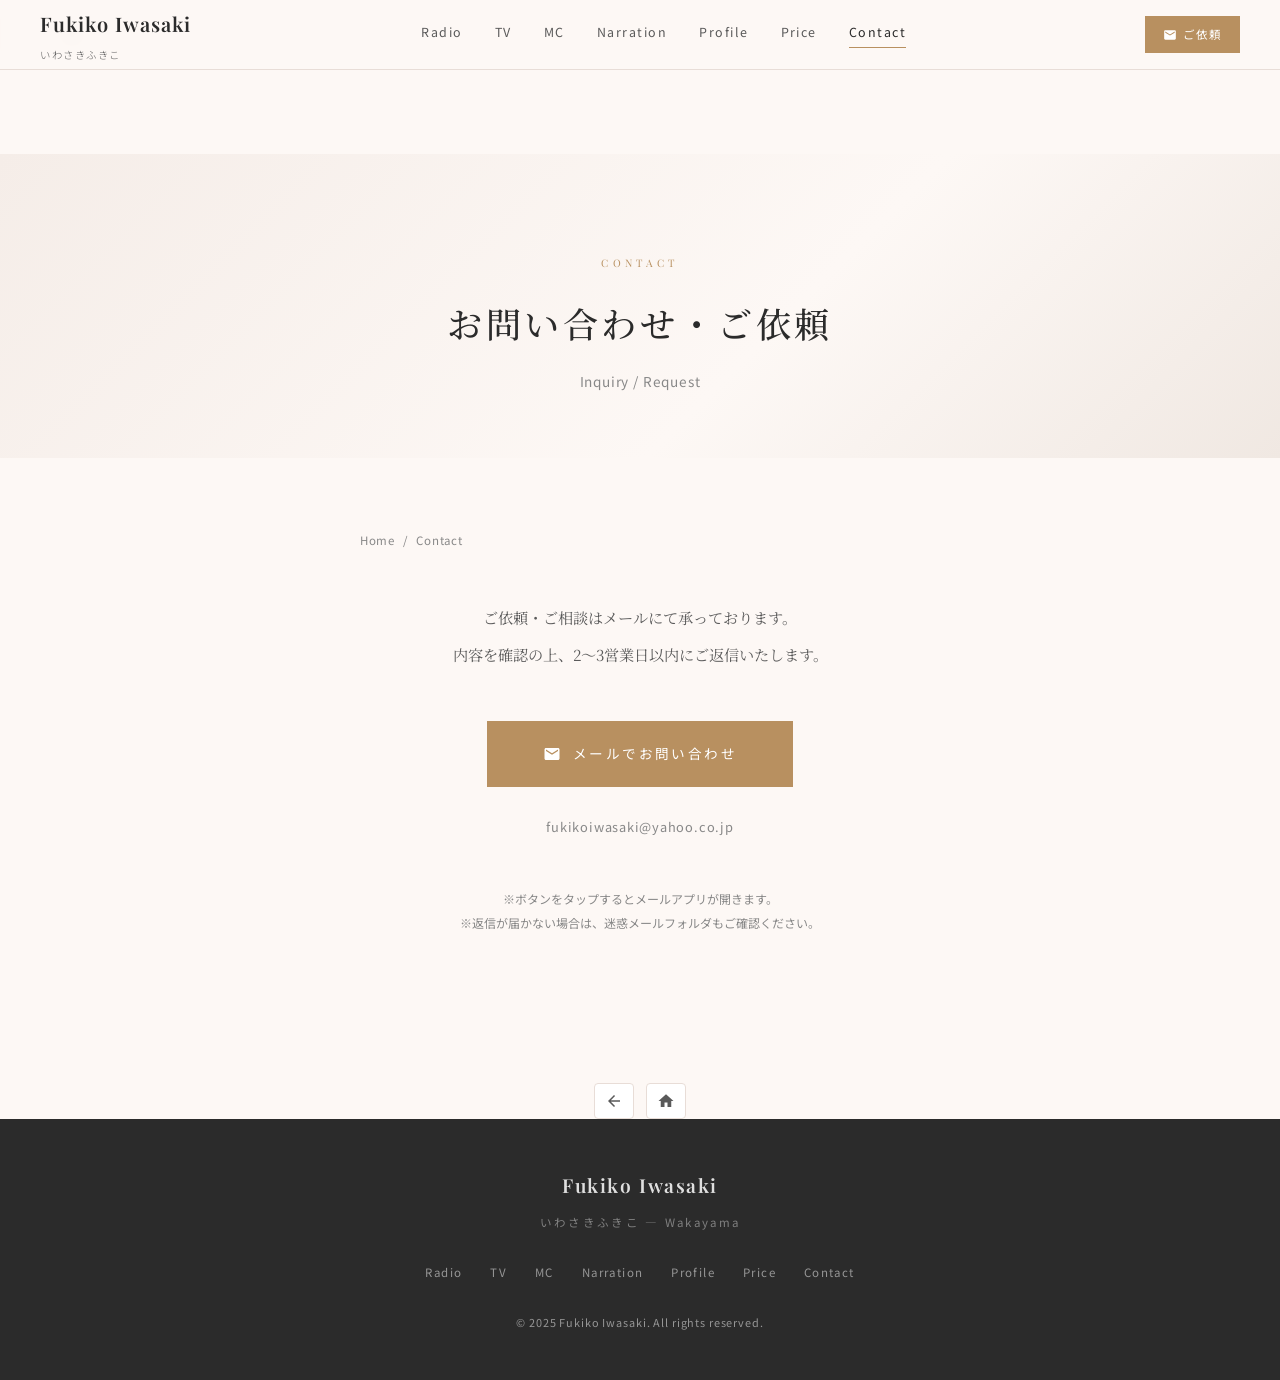
<file: contact.html>
<!DOCTYPE html>
<html lang="ja">
<head>
  <meta charset="UTF-8">
  <meta name="viewport" content="width=device-width, initial-scale=1.0">
  <title>お問い合わせ — いわさきふきこ</title>
  <meta name="description" content="いわさきふきこへのご依頼・お問い合わせ。司会・ナレーション・絵本講演など、お気軽にご連絡ください。">
  <link rel="stylesheet" href="style.css">
  <style>
    .contact-hero {
      background: linear-gradient(135deg, #f5ede8 0%, #fdf8f5 60%, #f0e8e2 100%);
      padding: 100px 40px 64px;
      text-align: center;
    }
    .contact-hero-en {
      font-family: var(--font-display);
      font-size: 0.65rem;
      letter-spacing: 0.4em;
      color: var(--color-gold);
      text-transform: uppercase;
      margin-bottom: 16px;
    }
    .contact-hero-title {
      font-family: var(--font-serif);
      font-size: clamp(1.6rem, 3vw, 2.2rem);
      font-weight: 500;
      color: var(--color-charcoal);
      letter-spacing: 0.1em;
      margin-bottom: 12px;
    }
    .contact-hero-sub {
      font-family: var(--font-sans);
      font-size: 0.85rem;
      color: var(--color-light);
      letter-spacing: 0.06em;
    }
    .contact-section {
      max-width: 640px;
      margin: 0 auto;
      padding: 72px 40px 100px;
      text-align: center;
    }
    .contact-lead {
      font-family: var(--font-serif);
      font-size: 0.95rem;
      color: var(--color-mid);
      line-height: 2.4;
      margin-bottom: 48px;
    }
    .contact-mail-btn {
      display: inline-flex;
      align-items: center;
      gap: 12px;
      padding: 20px 56px;
      background: var(--color-gold);
      color: #fff;
      font-family: var(--font-sans);
      font-size: 0.85rem;
      letter-spacing: 0.18em;
      text-decoration: none;
      transition: all var(--transition);
    }
    .contact-mail-btn:hover {
      background: var(--color-rose-deep);
      transform: translateY(-2px);
      box-shadow: var(--shadow-md);
    }
    .contact-mail-btn svg {
      width: 18px; height: 18px; fill: currentColor;
    }
    .contact-address {
      margin-top: 28px;
      font-family: var(--font-sans);
      font-size: 0.8rem;
      color: var(--color-light);
      letter-spacing: 0.06em;
    }
    .contact-note {
      margin-top: 48px;
      font-family: var(--font-sans);
      font-size: 0.75rem;
      color: var(--color-light);
      line-height: 2;
    }
    .breadcrumb {
      font-family: var(--font-sans);
      font-size: 0.72rem;
      color: var(--color-light);
      letter-spacing: 0.06em;
      margin-bottom: 48px;
      display: flex;
      align-items: center;
      gap: 8px;
    }
    .breadcrumb a { color: var(--color-light); text-decoration: none; }
    .breadcrumb a:hover { color: var(--color-gold); }
    @media (max-width: 640px) {
      .contact-section { padding: 48px 24px 72px; }
      .contact-mail-btn { padding: 18px 40px; }
    }
  </style>
</head>
<body>

  <!-- Navigation -->
  <nav class="site-nav" id="siteNav">
    <a href="index.html" class="nav-logo">Fukiko Iwasaki<span>いわさきふきこ</span></a>
    <div class="nav-links">
      <a href="radio.html">Radio</a>
      <a href="tv.html">TV</a>
      <a href="mc.html">MC</a>
      <a href="narration.html">Narration</a>
      <a href="profile.html">Profile</a>
      <a href="price.html">Price</a>
      <a href="contact.html" class="active">Contact</a>
    </div>
    <a href="contact.html" class="nav-cta">
      <svg xmlns="http://www.w3.org/2000/svg" viewBox="0 0 24 24"><path d="M20 4H4c-1.1 0-2 .9-2 2v12c0 1.1.9 2 2 2h16c1.1 0 2-.9 2-2V6c0-1.1-.9-2-2-2zm0 4l-8 5-8-5V6l8 5 8-5v2z"/></svg>
      ご依頼
    </a>
    <button class="nav-toggle" id="navToggle" aria-label="メニューを開く">
      <span></span><span></span><span></span>
    </button>
  </nav>
            <div class="page-nav-btns">
                <a href="javascript:history.back()" class="page-nav-btn">
                    <svg xmlns="http://www.w3.org/2000/svg" viewBox="0 0 24 24"><path d="M20 11H7.83l5.59-5.59L12 4l-8 8 8 8 1.41-1.41L7.83 13H20v-2z"/></svg>
                </a>
                <a href="index.html" class="page-nav-btn">
                    <svg xmlns="http://www.w3.org/2000/svg" viewBox="0 0 24 24"><path d="M10 20v-6h4v6h5v-8h3L12 3 2 12h3v8z"/></svg>
                </a>
            </div>

  <!-- Mobile Menu -->
  <div class="nav-mobile" id="navMobile">
    <a href="radio.html">Radio — ラジオ</a>
    <a href="tv.html">TV — テレビ</a>
    <a href="mc.html">MC — 司会</a>
    <a href="narration.html">Narration — ナレーション</a>
    <a href="profile.html">Profile — プロフィール</a>
    <a href="price.html">Price — 料金</a>
    <a href="contact.html">Contact — お問い合わせ</a>
  </div>

  <div class="page-wrapper">

    <!-- Hero -->
    <header class="contact-hero">
      <p class="contact-hero-en">Contact</p>
      <h1 class="contact-hero-title">お問い合わせ・ご依頼</h1>
      <p class="contact-hero-sub">Inquiry / Request</p>
    </header>

    <!-- Contact Section -->
    <section class="contact-section">

      <nav class="breadcrumb fade-up">
        <a href="index.html">Home</a>
        <span>/</span>
        <span>Contact</span>
      </nav>

      <p class="contact-lead fade-up">
        ご依頼・ご相談はメールにて承っております。<br>
        内容を確認の上、2〜3営業日以内にご返信いたします。
      </p>

      <div class="fade-up">
        <a href="mailto:fukikoiwasaki@yahoo.co.jp" class="contact-mail-btn">
          <svg xmlns="http://www.w3.org/2000/svg" viewBox="0 0 24 24"><path d="M20 4H4c-1.1 0-2 .9-2 2v12c0 1.1.9 2 2 2h16c1.1 0 2-.9 2-2V6c0-1.1-.9-2-2-2zm0 4l-8 5-8-5V6l8 5 8-5v2z"/></svg>
          メールでお問い合わせ
        </a>
        <p class="contact-address">fukikoiwasaki@yahoo.co.jp</p>
        <p class="contact-note">
          ※ボタンをタップするとメールアプリが開きます。<br>
          ※返信が届かない場合は、迷惑メールフォルダもご確認ください。
        </p>
      </div>

    </section>

    <div class="page-nav-btns page-nav-btns--bottom fade-up">
      <a href="javascript:history.back()" class="page-nav-btn">
        <svg xmlns="http://www.w3.org/2000/svg" viewBox="0 0 24 24"><path d="M20 11H7.83l5.59-5.59L12 4l-8 8 8 8 1.41-1.41L7.83 13H20v-2z"/></svg>
      </a>
      <a href="index.html" class="page-nav-btn">
        <svg xmlns="http://www.w3.org/2000/svg" viewBox="0 0 24 24"><path d="M10 20v-6h4v6h5v-8h3L12 3 2 12h3v8z"/></svg>
      </a>
    </div>

  </div><!-- /page-wrapper -->

  <!-- Footer -->
  <footer class="site-footer">
    <p class="footer-name">Fukiko Iwasaki</p>
    <p class="footer-title">いわさきふきこ — Wakayama</p>
    <nav class="footer-links">
      <a href="radio.html">Radio</a>
      <a href="tv.html">TV</a>
      <a href="mc.html">MC</a>
      <a href="narration.html">Narration</a>
      <a href="profile.html">Profile</a>
      <a href="price.html">Price</a>
      <a href="contact.html">Contact</a>
    </nav>
    <p class="footer-copy">&copy; 2025 Fukiko Iwasaki. All rights reserved.</p>
  </footer>

  <script>
    const nav = document.getElementById('siteNav');
    window.addEventListener('scroll', () => nav.classList.toggle('scrolled', window.scrollY > 20));
    const toggle = document.getElementById('navToggle');
    const mobileMenu = document.getElementById('navMobile');
    toggle.addEventListener('click', () => {
      toggle.classList.toggle('open');
      mobileMenu.classList.toggle('open');
    });
    const fadeEls = document.querySelectorAll('.fade-up');
    const observer = new IntersectionObserver((entries) => {
      entries.forEach(e => { if (e.isIntersecting) { e.target.classList.add('visible'); observer.unobserve(e.target); } });
    }, { threshold: 0.12 });
    fadeEls.forEach(el => observer.observe(el));
  </script>
</body>
</html>
</file>
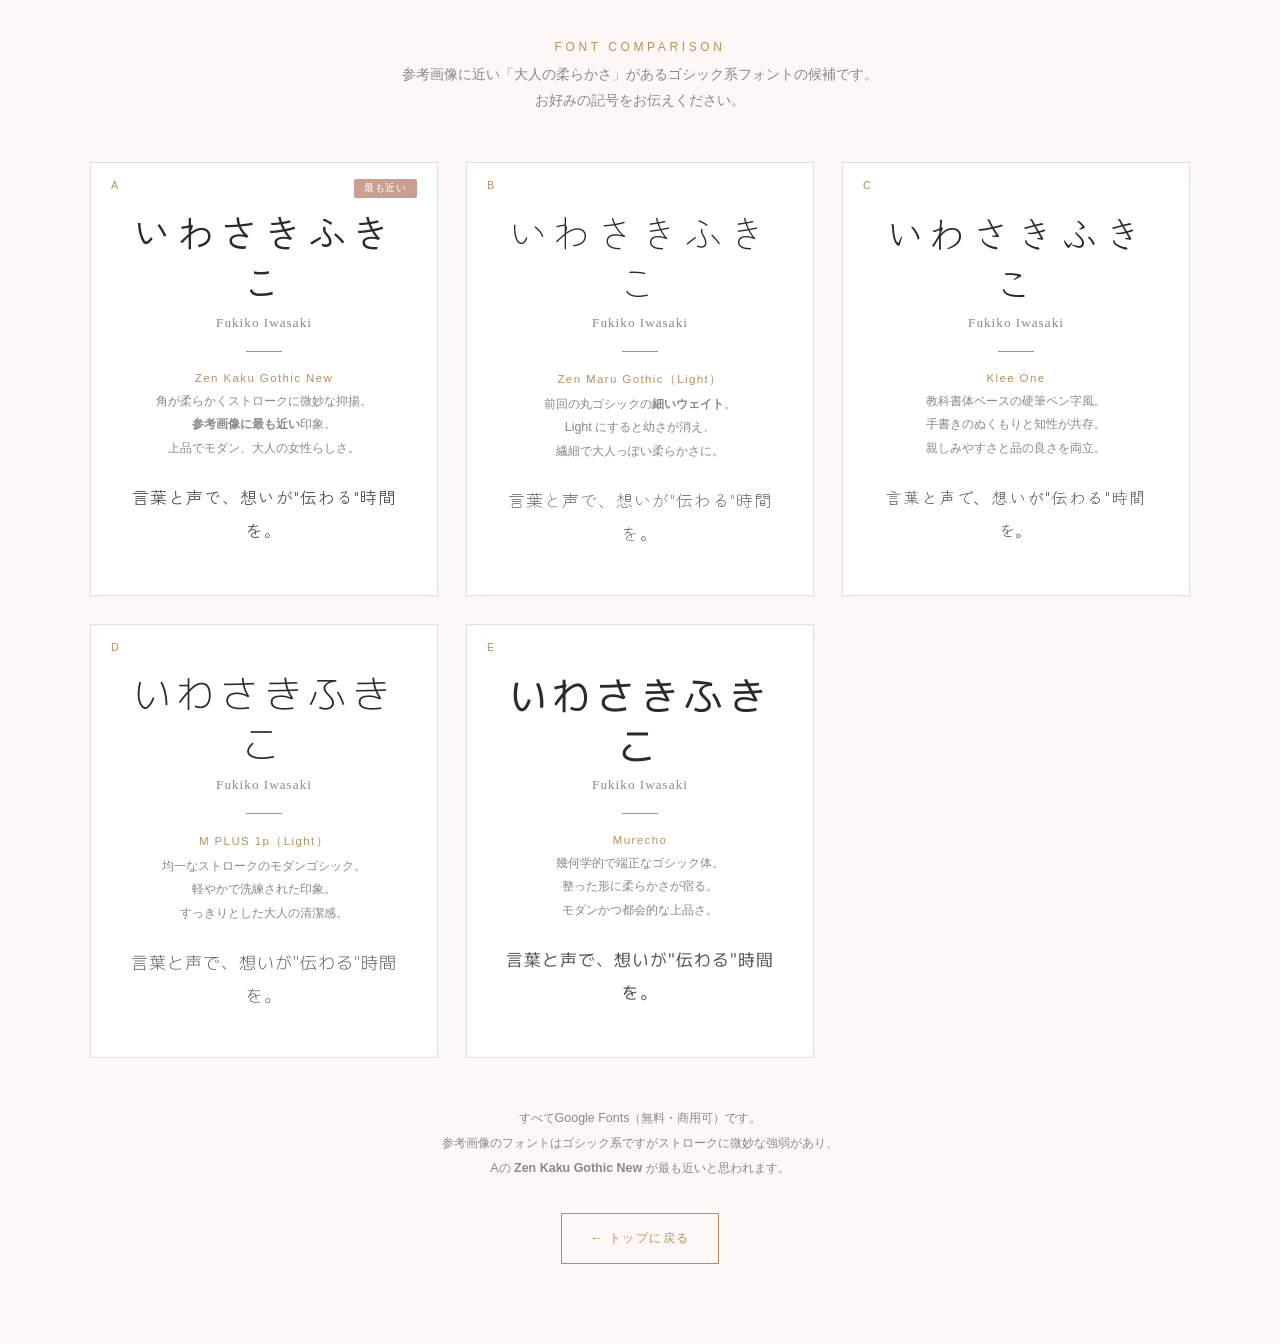
<file: font-compare.html>
<!DOCTYPE html>
<html lang="ja">
<head>
  <meta charset="UTF-8">
  <meta name="viewport" content="width=device-width, initial-scale=1.0">
  <title>フォント比較 — いわさきふきこ</title>
  <link rel="preconnect" href="https://fonts.googleapis.com">
  <link rel="preconnect" href="https://fonts.gstatic.com" crossorigin>
  <link href="https://fonts.googleapis.com/css2?family=Zen+Kaku+Gothic+New:wght@300;400;500;700&family=Zen+Maru+Gothic:wght@300;400;500;700&family=Klee+One:wght@400;600&family=M+PLUS+1p:wght@300;400;500&family=Murecho:wght@300;400;500&display=swap" rel="stylesheet">
  <style>
    *, *::before, *::after { box-sizing: border-box; margin: 0; padding: 0; }
    body {
      font-family: 'Noto Sans JP', sans-serif;
      background: #fdf8f5;
      color: #2b2b2b;
      padding: 40px 24px 80px;
    }
    .page-title {
      text-align: center;
      font-size: 0.75rem;
      letter-spacing: 0.3em;
      color: #b89060;
      margin-bottom: 8px;
    }
    .page-sub {
      text-align: center;
      font-size: 0.85rem;
      color: #888;
      margin-bottom: 48px;
      line-height: 1.9;
    }
    /* Reference image */
    .ref-block {
      max-width: 500px;
      margin: 0 auto 48px;
      text-align: center;
    }
    .ref-block img {
      width: 100%;
      border: 1px solid #e8ddd7;
      margin-bottom: 12px;
    }
    .ref-caption {
      font-size: 0.75rem;
      color: #888;
      letter-spacing: 0.08em;
    }
    .grid {
      display: grid;
      grid-template-columns: repeat(auto-fit, minmax(340px, 1fr));
      gap: 28px;
      max-width: 1100px;
      margin: 0 auto;
    }
    .card {
      background: #fff;
      border: 1px solid #e8ddd7;
      padding: 44px 36px;
      text-align: center;
      transition: box-shadow 0.3s, transform 0.3s;
      position: relative;
    }
    .card:hover {
      box-shadow: 0 6px 30px rgba(0,0,0,0.10);
      transform: translateY(-3px);
    }
    .card-num {
      position: absolute;
      top: 16px; left: 20px;
      font-size: 0.68rem;
      letter-spacing: 0.15em;
      color: #b89060;
    }
    .card-tag {
      position: absolute;
      top: 16px; right: 20px;
      font-size: 0.6rem;
      letter-spacing: 0.08em;
      color: #fff;
      background: #c9a090;
      padding: 3px 10px;
      border-radius: 2px;
      display: none;
    }
    .card.recommend .card-tag { display: inline-block; }
    .card-name-jp {
      font-size: 2.4rem;
      line-height: 1.3;
      margin-bottom: 8px;
      color: #2b2b2b;
      letter-spacing: 0.15em;
    }
    .card-name-en {
      font-size: 0.82rem;
      color: #888;
      letter-spacing: 0.08em;
      margin-bottom: 20px;
      font-family: 'Playfair Display', serif;
    }
    .card-divider {
      width: 36px; height: 1px;
      background: #b89060;
      margin: 0 auto 20px;
    }
    .card-font-name {
      font-size: 0.72rem;
      letter-spacing: 0.12em;
      color: #b89060;
      margin-bottom: 6px;
    }
    .card-desc {
      font-size: 0.78rem;
      color: #888;
      line-height: 1.9;
      max-width: 300px;
      margin: 0 auto;
    }
    .card-sample {
      margin-top: 20px;
      font-size: 1.05rem;
      color: #5a5a5a;
      line-height: 2;
      letter-spacing: 0.06em;
    }

    /* Font families */
    .font-zenkaku .card-name-jp,
    .font-zenkaku .card-sample { font-family: 'Zen Kaku Gothic New', sans-serif; }

    .font-zenmaru .card-name-jp,
    .font-zenmaru .card-sample { font-family: 'Zen Maru Gothic', sans-serif; }

    .font-klee .card-name-jp,
    .font-klee .card-sample { font-family: 'Klee One', cursive; }

    .font-mplus .card-name-jp,
    .font-mplus .card-sample { font-family: 'M PLUS 1p', sans-serif; }

    .font-murecho .card-name-jp,
    .font-murecho .card-sample { font-family: 'Murecho', sans-serif; }

    .note {
      max-width: 700px;
      margin: 48px auto 0;
      text-align: center;
      font-size: 0.78rem;
      color: #888;
      line-height: 2;
    }
    .back-link {
      display: inline-block;
      margin-top: 32px;
      padding: 12px 28px;
      border: 1px solid #b89060;
      color: #b89060;
      font-size: 0.78rem;
      letter-spacing: 0.12em;
      text-decoration: none;
      transition: all 0.3s;
    }
    .back-link:hover {
      background: #b89060;
      color: #fff;
    }
  </style>
</head>
<body>

  <p class="page-title">FONT COMPARISON</p>
  <p class="page-sub">
    参考画像に近い「大人の柔らかさ」があるゴシック系フォントの候補です。<br>
    お好みの記号をお伝えください。
  </p>

  <div class="grid">

    <!-- A: Zen Kaku Gothic New -->
    <div class="card font-zenkaku recommend">
      <span class="card-num">A</span>
      <span class="card-tag">最も近い</span>
      <p class="card-name-jp" style="font-weight:400;">いわさきふきこ</p>
      <p class="card-name-en">Fukiko Iwasaki</p>
      <div class="card-divider"></div>
      <p class="card-font-name">Zen Kaku Gothic New</p>
      <p class="card-desc">
        角が柔らかくストロークに微妙な抑揚。<br>
        <strong>参考画像に最も近い</strong>印象。<br>
        上品でモダン、大人の女性らしさ。
      </p>
      <p class="card-sample" style="font-weight:400;">言葉と声で、想いが"伝わる"時間を。</p>
    </div>

    <!-- B: Zen Maru Gothic (Light) -->
    <div class="card font-zenmaru">
      <span class="card-num">B</span>
      <p class="card-name-jp" style="font-weight:300;">いわさきふきこ</p>
      <p class="card-name-en">Fukiko Iwasaki</p>
      <div class="card-divider"></div>
      <p class="card-font-name">Zen Maru Gothic（Light）</p>
      <p class="card-desc">
        前回の丸ゴシックの<strong>細いウェイト</strong>。<br>
        Light にすると幼さが消え、<br>
        繊細で大人っぽい柔らかさに。
      </p>
      <p class="card-sample" style="font-weight:300;">言葉と声で、想いが"伝わる"時間を。</p>
    </div>

    <!-- C: Klee One -->
    <div class="card font-klee">
      <span class="card-num">C</span>
      <p class="card-name-jp" style="font-weight:400;">いわさきふきこ</p>
      <p class="card-name-en">Fukiko Iwasaki</p>
      <div class="card-divider"></div>
      <p class="card-font-name">Klee One</p>
      <p class="card-desc">
        教科書体ベースの硬筆ペン字風。<br>
        手書きのぬくもりと知性が共存。<br>
        親しみやすさと品の良さを両立。
      </p>
      <p class="card-sample" style="font-weight:400;">言葉と声で、想いが"伝わる"時間を。</p>
    </div>

    <!-- D: M PLUS 1p -->
    <div class="card font-mplus">
      <span class="card-num">D</span>
      <p class="card-name-jp" style="font-weight:300;">いわさきふきこ</p>
      <p class="card-name-en">Fukiko Iwasaki</p>
      <div class="card-divider"></div>
      <p class="card-font-name">M PLUS 1p（Light）</p>
      <p class="card-desc">
        均一なストロークのモダンゴシック。<br>
        軽やかで洗練された印象。<br>
        すっきりとした大人の清潔感。
      </p>
      <p class="card-sample" style="font-weight:300;">言葉と声で、想いが"伝わる"時間を。</p>
    </div>

    <!-- E: Murecho -->
    <div class="card font-murecho">
      <span class="card-num">E</span>
      <p class="card-name-jp" style="font-weight:400;">いわさきふきこ</p>
      <p class="card-name-en">Fukiko Iwasaki</p>
      <div class="card-divider"></div>
      <p class="card-font-name">Murecho</p>
      <p class="card-desc">
        幾何学的で端正なゴシック体。<br>
        整った形に柔らかさが宿る。<br>
        モダンかつ都会的な上品さ。
      </p>
      <p class="card-sample" style="font-weight:400;">言葉と声で、想いが"伝わる"時間を。</p>
    </div>

  </div>

  <div class="note">
    <p>すべてGoogle Fonts（無料・商用可）です。<br>
    参考画像のフォントはゴシック系ですがストロークに微妙な強弱があり、<br>
    Aの <strong>Zen Kaku Gothic New</strong> が最も近いと思われます。</p>
    <a href="index.html" class="back-link">&larr; トップに戻る</a>
  </div>

</body>
</html>
</file>
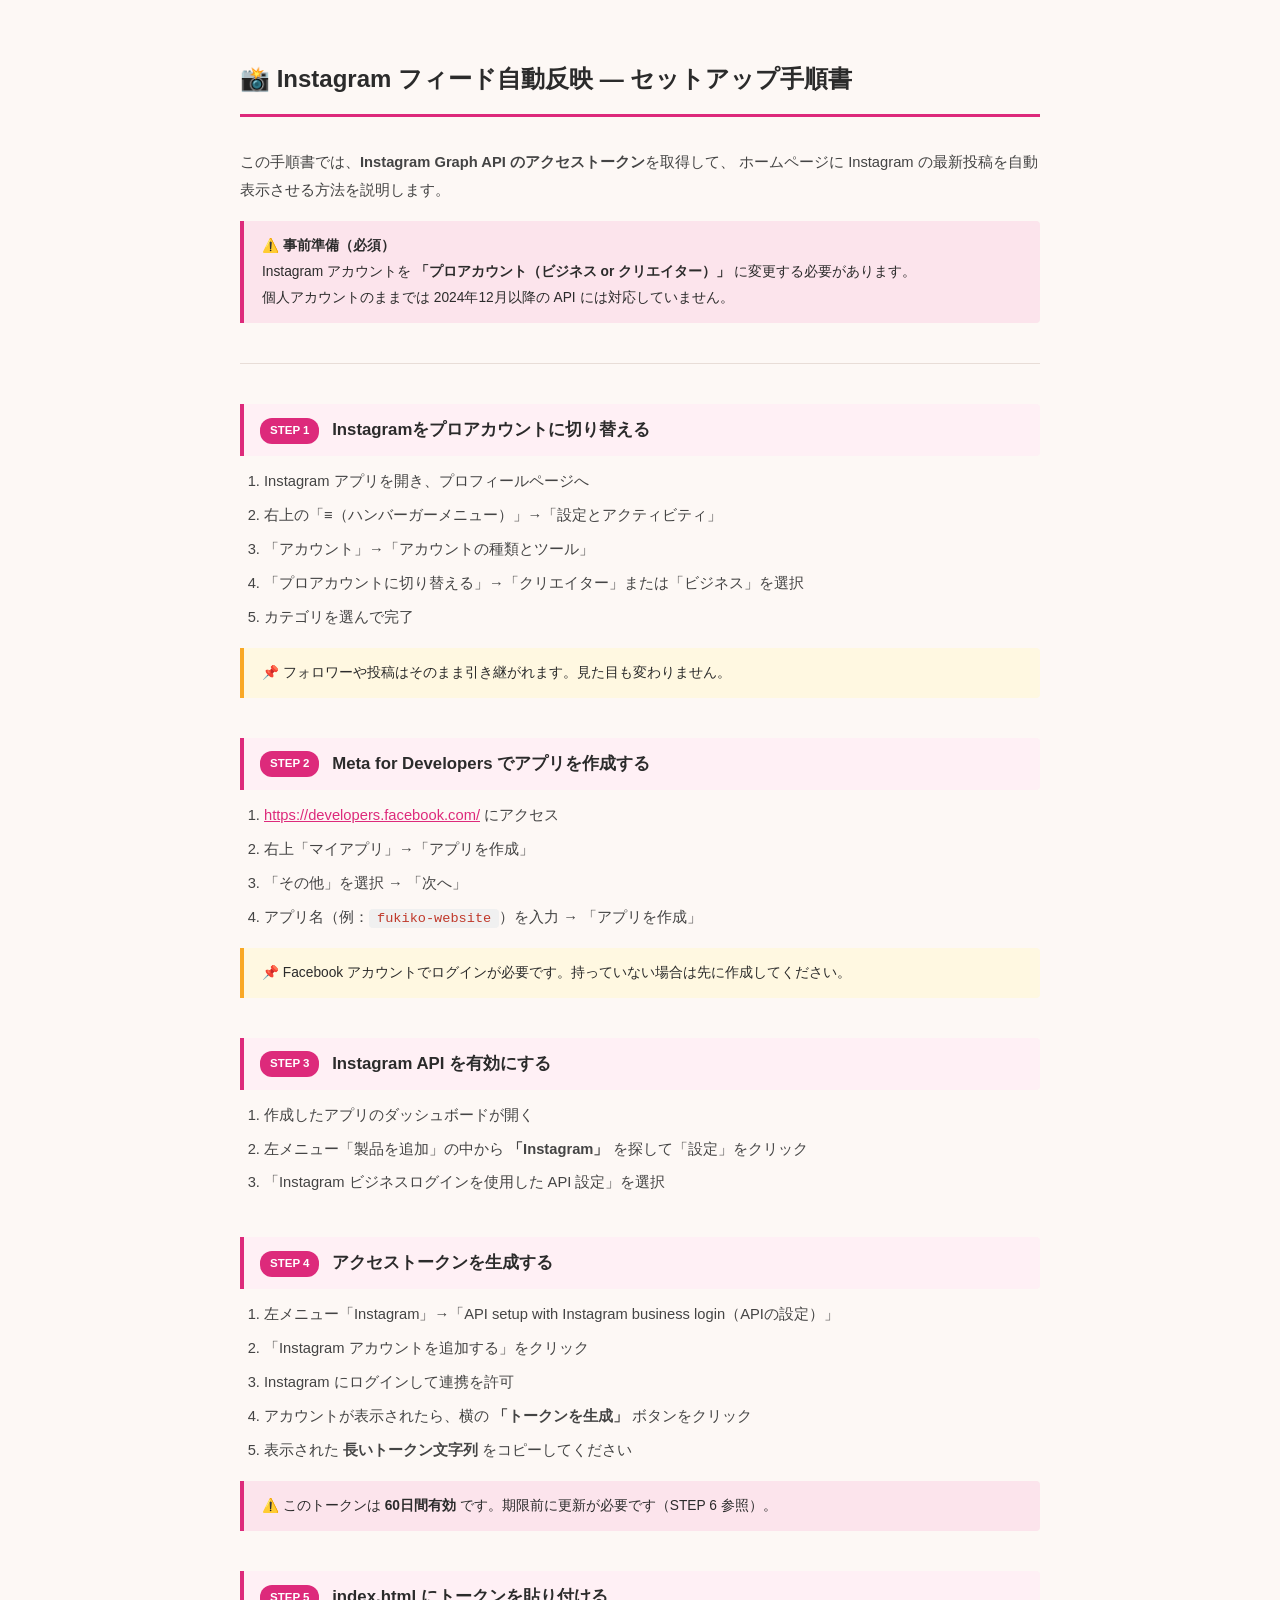
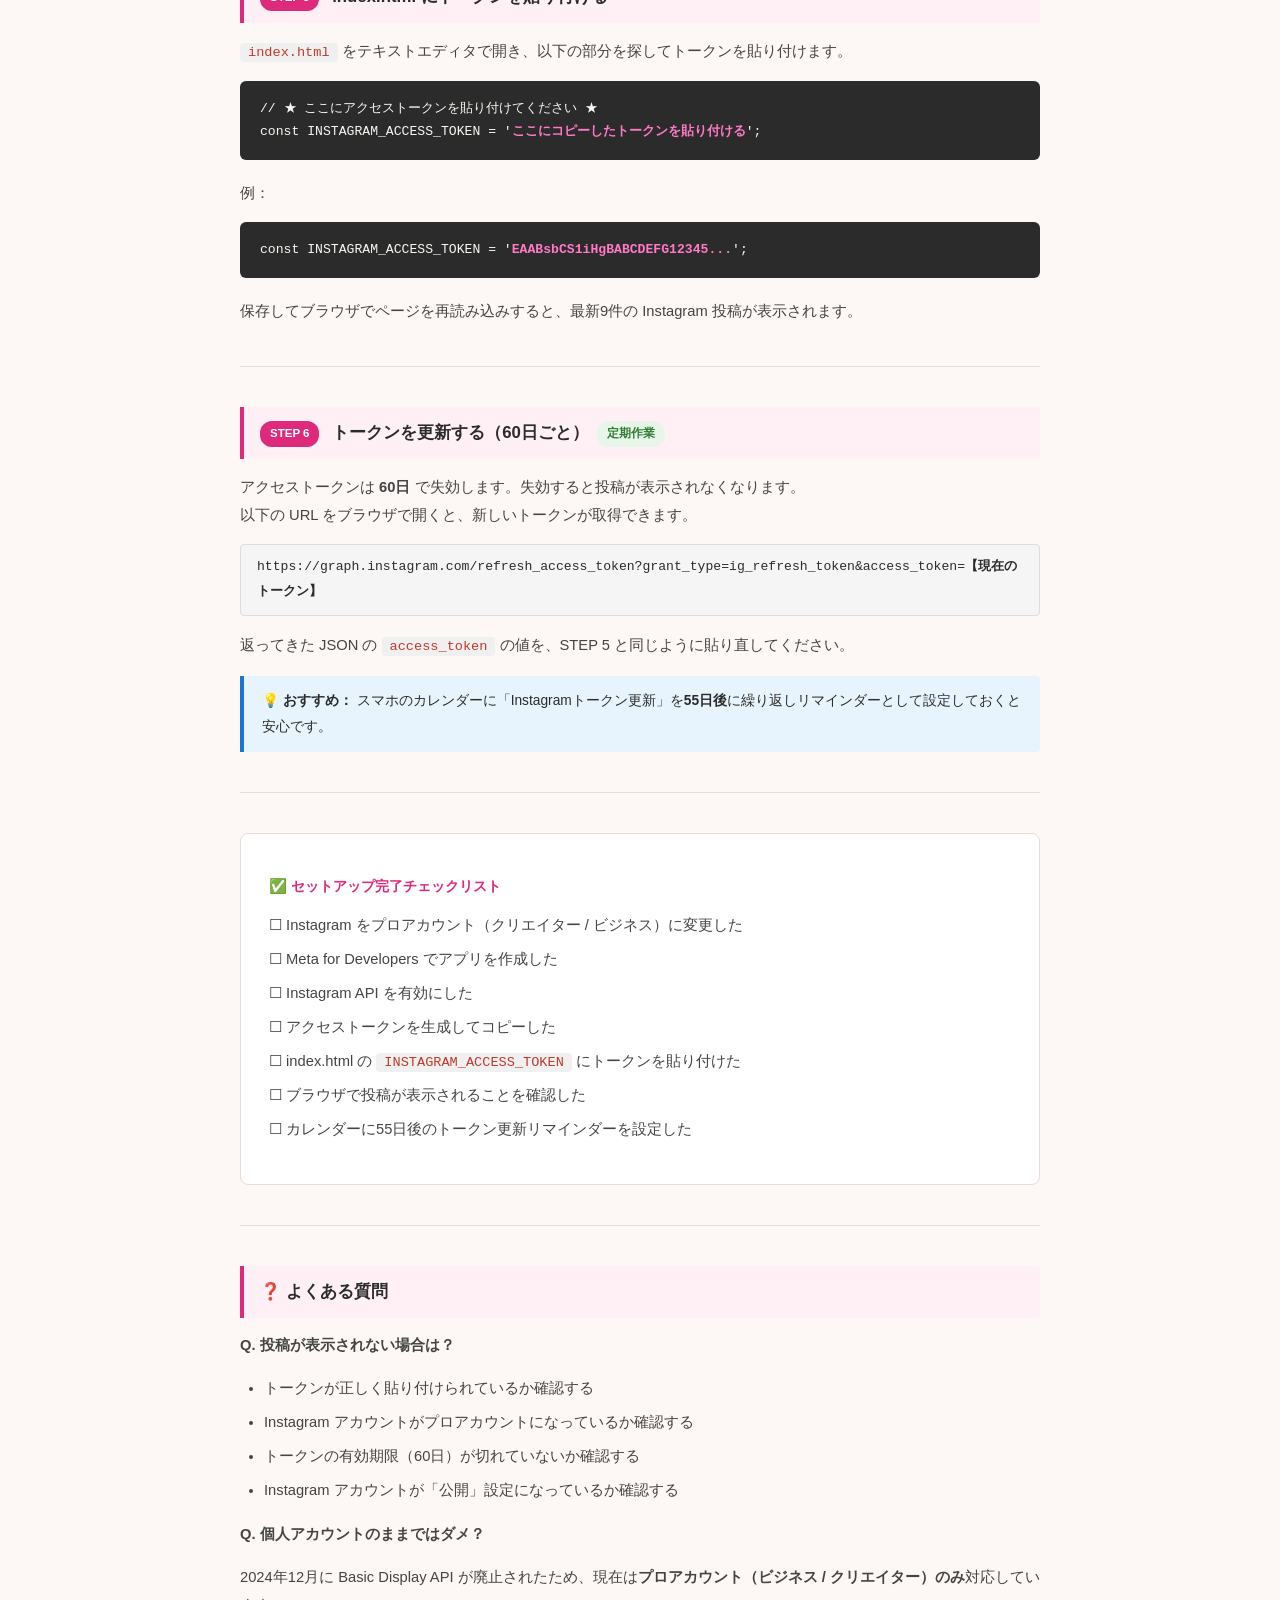
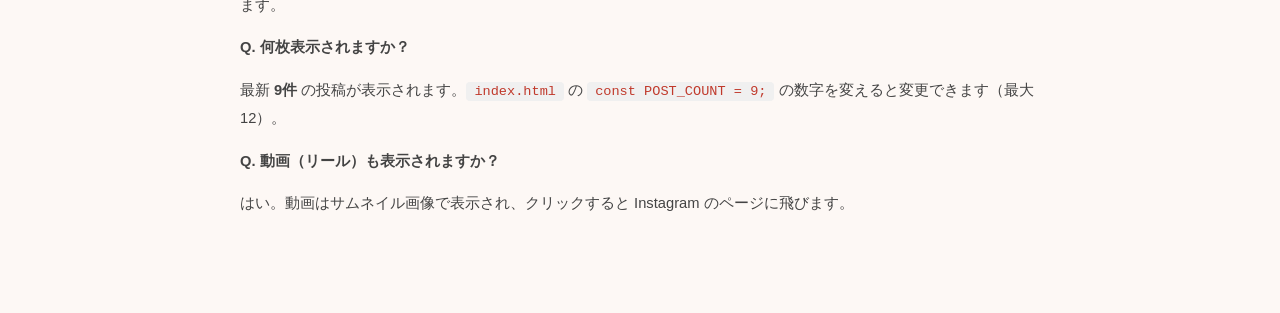
<file: instagram-setup.html>
<!DOCTYPE html>
<html lang="ja">
<head>
  <meta charset="UTF-8">
  <meta name="viewport" content="width=device-width, initial-scale=1.0">
  <title>Instagram アクセストークン取得手順</title>
  <style>
    body {
      font-family: 'Noto Sans JP', sans-serif;
      background: #fdf8f5;
      color: #2b2b2b;
      max-width: 800px;
      margin: 0 auto;
      padding: 40px 24px 80px;
      line-height: 1.9;
    }
    h1 {
      font-size: 1.5rem;
      font-weight: 700;
      border-bottom: 3px solid #dd2a7b;
      padding-bottom: 12px;
      margin-bottom: 32px;
    }
    h2 {
      font-size: 1.05rem;
      font-weight: 700;
      margin: 40px 0 12px;
      background: #fff0f5;
      border-left: 4px solid #dd2a7b;
      padding: 10px 16px;
      border-radius: 0 4px 4px 0;
    }
    h2 .step-num {
      display: inline-block;
      background: #dd2a7b;
      color: #fff;
      font-size: 0.72rem;
      padding: 2px 10px;
      border-radius: 12px;
      margin-right: 8px;
      vertical-align: middle;
    }
    p, li { font-size: 0.92rem; color: #444; }
    ul, ol { padding-left: 24px; margin: 8px 0 16px; }
    li { margin-bottom: 6px; }
    .note {
      background: #fff8e1;
      border-left: 4px solid #f9a825;
      padding: 12px 18px;
      border-radius: 0 4px 4px 0;
      font-size: 0.86rem;
      margin: 16px 0;
    }
    .important {
      background: #fce4ec;
      border-left: 4px solid #dd2a7b;
      padding: 12px 18px;
      border-radius: 0 4px 4px 0;
      font-size: 0.86rem;
      margin: 16px 0;
    }
    code {
      background: #f0f0f0;
      padding: 2px 8px;
      border-radius: 4px;
      font-size: 0.85rem;
      font-family: monospace;
      color: #c0392b;
    }
    .code-block {
      background: #2b2b2b;
      color: #f8f8f2;
      padding: 16px 20px;
      border-radius: 6px;
      font-family: monospace;
      font-size: 0.82rem;
      overflow-x: auto;
      margin: 12px 0 20px;
      line-height: 1.8;
    }
    .code-block .token-placeholder {
      color: #ff79c6;
      font-weight: bold;
    }
    a { color: #dd2a7b; }
    .tag {
      display: inline-block;
      background: #e8f5e9;
      color: #2e7d32;
      font-size: 0.72rem;
      padding: 2px 10px;
      border-radius: 12px;
      margin-left: 8px;
      vertical-align: middle;
    }
    .url-box {
      background: #f5f5f5;
      border: 1px solid #ddd;
      padding: 10px 16px;
      border-radius: 4px;
      font-family: monospace;
      font-size: 0.82rem;
      word-break: break-all;
      margin: 8px 0 16px;
    }
    hr { border: none; border-top: 1px solid #e8ddd7; margin: 40px 0; }
    .summary-box {
      background: #fff;
      border: 1px solid #e8ddd7;
      border-radius: 8px;
      padding: 24px 28px;
      margin: 32px 0;
    }
    .summary-box h3 { font-size: 0.9rem; color: #dd2a7b; margin-bottom: 12px; }
    .refresh-tip {
      background: #e8f4fd;
      border-left: 4px solid #1976d2;
      padding: 12px 18px;
      border-radius: 0 4px 4px 0;
      font-size: 0.86rem;
      margin: 16px 0;
    }
  </style>
</head>
<body>

<h1>📸 Instagram フィード自動反映 — セットアップ手順書</h1>
<p>この手順書では、<strong>Instagram Graph API のアクセストークン</strong>を取得して、
ホームページに Instagram の最新投稿を自動表示させる方法を説明します。</p>

<div class="important">
  <strong>⚠️ 事前準備（必須）</strong><br>
  Instagram アカウントを <strong>「プロアカウント（ビジネス or クリエイター）」</strong> に変更する必要があります。<br>
  個人アカウントのままでは 2024年12月以降の API には対応していません。
</div>

<hr>

<!-- STEP 1 -->
<h2><span class="step-num">STEP 1</span> Instagramをプロアカウントに切り替える</h2>
<ol>
  <li>Instagram アプリを開き、プロフィールページへ</li>
  <li>右上の「≡（ハンバーガーメニュー）」→「設定とアクティビティ」</li>
  <li>「アカウント」→「アカウントの種類とツール」</li>
  <li>「プロアカウントに切り替える」→「クリエイター」または「ビジネス」を選択</li>
  <li>カテゴリを選んで完了</li>
</ol>
<div class="note">
  📌 フォロワーや投稿はそのまま引き継がれます。見た目も変わりません。
</div>

<!-- STEP 2 -->
<h2><span class="step-num">STEP 2</span> Meta for Developers でアプリを作成する</h2>
<ol>
  <li>
    <a href="https://developers.facebook.com/" target="_blank">https://developers.facebook.com/</a> にアクセス
  </li>
  <li>右上「マイアプリ」→「アプリを作成」</li>
  <li>「その他」を選択 → 「次へ」</li>
  <li>アプリ名（例：<code>fukiko-website</code>）を入力 → 「アプリを作成」</li>
</ol>
<div class="note">
  📌 Facebook アカウントでログインが必要です。持っていない場合は先に作成してください。
</div>

<!-- STEP 3 -->
<h2><span class="step-num">STEP 3</span> Instagram API を有効にする</h2>
<ol>
  <li>作成したアプリのダッシュボードが開く</li>
  <li>左メニュー「製品を追加」の中から <strong>「Instagram」</strong> を探して「設定」をクリック</li>
  <li>「Instagram ビジネスログインを使用した API 設定」を選択</li>
</ol>

<!-- STEP 4 -->
<h2><span class="step-num">STEP 4</span> アクセストークンを生成する</h2>
<ol>
  <li>左メニュー「Instagram」→「API setup with Instagram business login（APIの設定）」</li>
  <li>「Instagram アカウントを追加する」をクリック</li>
  <li>Instagram にログインして連携を許可</li>
  <li>アカウントが表示されたら、横の <strong>「トークンを生成」</strong> ボタンをクリック</li>
  <li>表示された <strong>長いトークン文字列</strong> をコピーしてください</li>
</ol>
<div class="important">
  ⚠️ このトークンは <strong>60日間有効</strong> です。期限前に更新が必要です（STEP 6 参照）。
</div>

<!-- STEP 5 -->
<h2><span class="step-num">STEP 5</span> index.html にトークンを貼り付ける</h2>
<p><code>index.html</code> をテキストエディタで開き、以下の部分を探してトークンを貼り付けます。</p>

<div class="code-block">
  // ★ ここにアクセストークンを貼り付けてください ★<br>
  const INSTAGRAM_ACCESS_TOKEN = '<span class="token-placeholder">ここにコピーしたトークンを貼り付ける</span>';
</div>

<p>例：</p>
<div class="code-block">
  const INSTAGRAM_ACCESS_TOKEN = '<span class="token-placeholder">EAABsbCS1iHgBABCDEFG12345...</span>';
</div>

<p>保存してブラウザでページを再読み込みすると、最新9件の Instagram 投稿が表示されます。</p>

<hr>

<!-- STEP 6 トークン更新 -->
<h2><span class="step-num">STEP 6</span> トークンを更新する（60日ごと）<span class="tag">定期作業</span></h2>
<p>アクセストークンは <strong>60日</strong> で失効します。失効すると投稿が表示されなくなります。<br>
以下の URL をブラウザで開くと、新しいトークンが取得できます。</p>

<div class="url-box">
https://graph.instagram.com/refresh_access_token?grant_type=ig_refresh_token&access_token=<strong>【現在のトークン】</strong>
</div>

<p>返ってきた JSON の <code>access_token</code> の値を、STEP 5 と同じように貼り直してください。</p>

<div class="refresh-tip">
  💡 <strong>おすすめ：</strong> スマホのカレンダーに「Instagramトークン更新」を<strong>55日後</strong>に繰り返しリマインダーとして設定しておくと安心です。
</div>

<hr>

<!-- まとめ -->
<div class="summary-box">
  <h3>✅ セットアップ完了チェックリスト</h3>
  <ul style="list-style:none; padding:0;">
    <li>☐ Instagram をプロアカウント（クリエイター / ビジネス）に変更した</li>
    <li>☐ Meta for Developers でアプリを作成した</li>
    <li>☐ Instagram API を有効にした</li>
    <li>☐ アクセストークンを生成してコピーした</li>
    <li>☐ index.html の <code>INSTAGRAM_ACCESS_TOKEN</code> にトークンを貼り付けた</li>
    <li>☐ ブラウザで投稿が表示されることを確認した</li>
    <li>☐ カレンダーに55日後のトークン更新リマインダーを設定した</li>
  </ul>
</div>

<hr>

<h2>❓ よくある質問</h2>

<p><strong>Q. 投稿が表示されない場合は？</strong></p>
<ul>
  <li>トークンが正しく貼り付けられているか確認する</li>
  <li>Instagram アカウントがプロアカウントになっているか確認する</li>
  <li>トークンの有効期限（60日）が切れていないか確認する</li>
  <li>Instagram アカウントが「公開」設定になっているか確認する</li>
</ul>

<p><strong>Q. 個人アカウントのままではダメ？</strong></p>
<p>2024年12月に Basic Display API が廃止されたため、現在は<strong>プロアカウント（ビジネス / クリエイター）のみ</strong>対応しています。</p>

<p><strong>Q. 何枚表示されますか？</strong></p>
<p>最新 <strong>9件</strong> の投稿が表示されます。<code>index.html</code> の <code>const POST_COUNT = 9;</code> の数字を変えると変更できます（最大12）。</p>

<p><strong>Q. 動画（リール）も表示されますか？</strong></p>
<p>はい。動画はサムネイル画像で表示され、クリックすると Instagram のページに飛びます。</p>

</body>
</html>
</file>
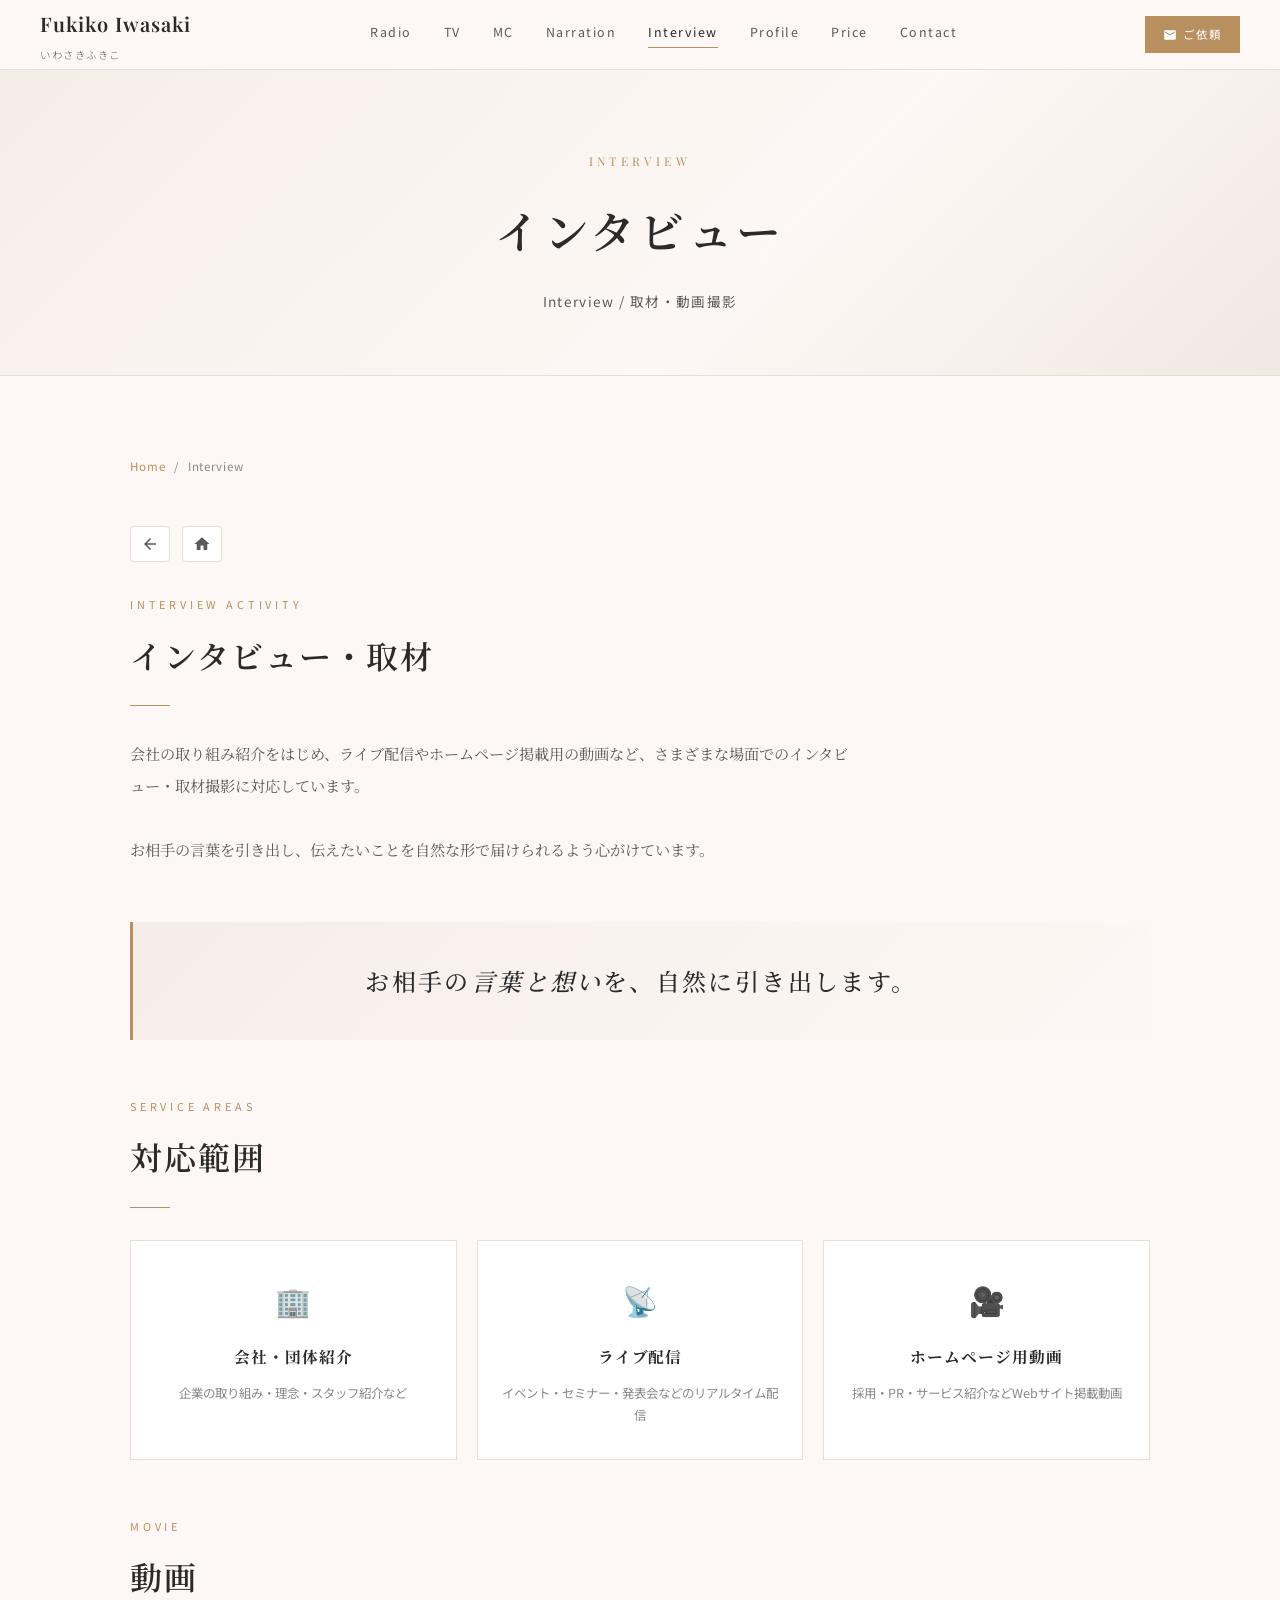
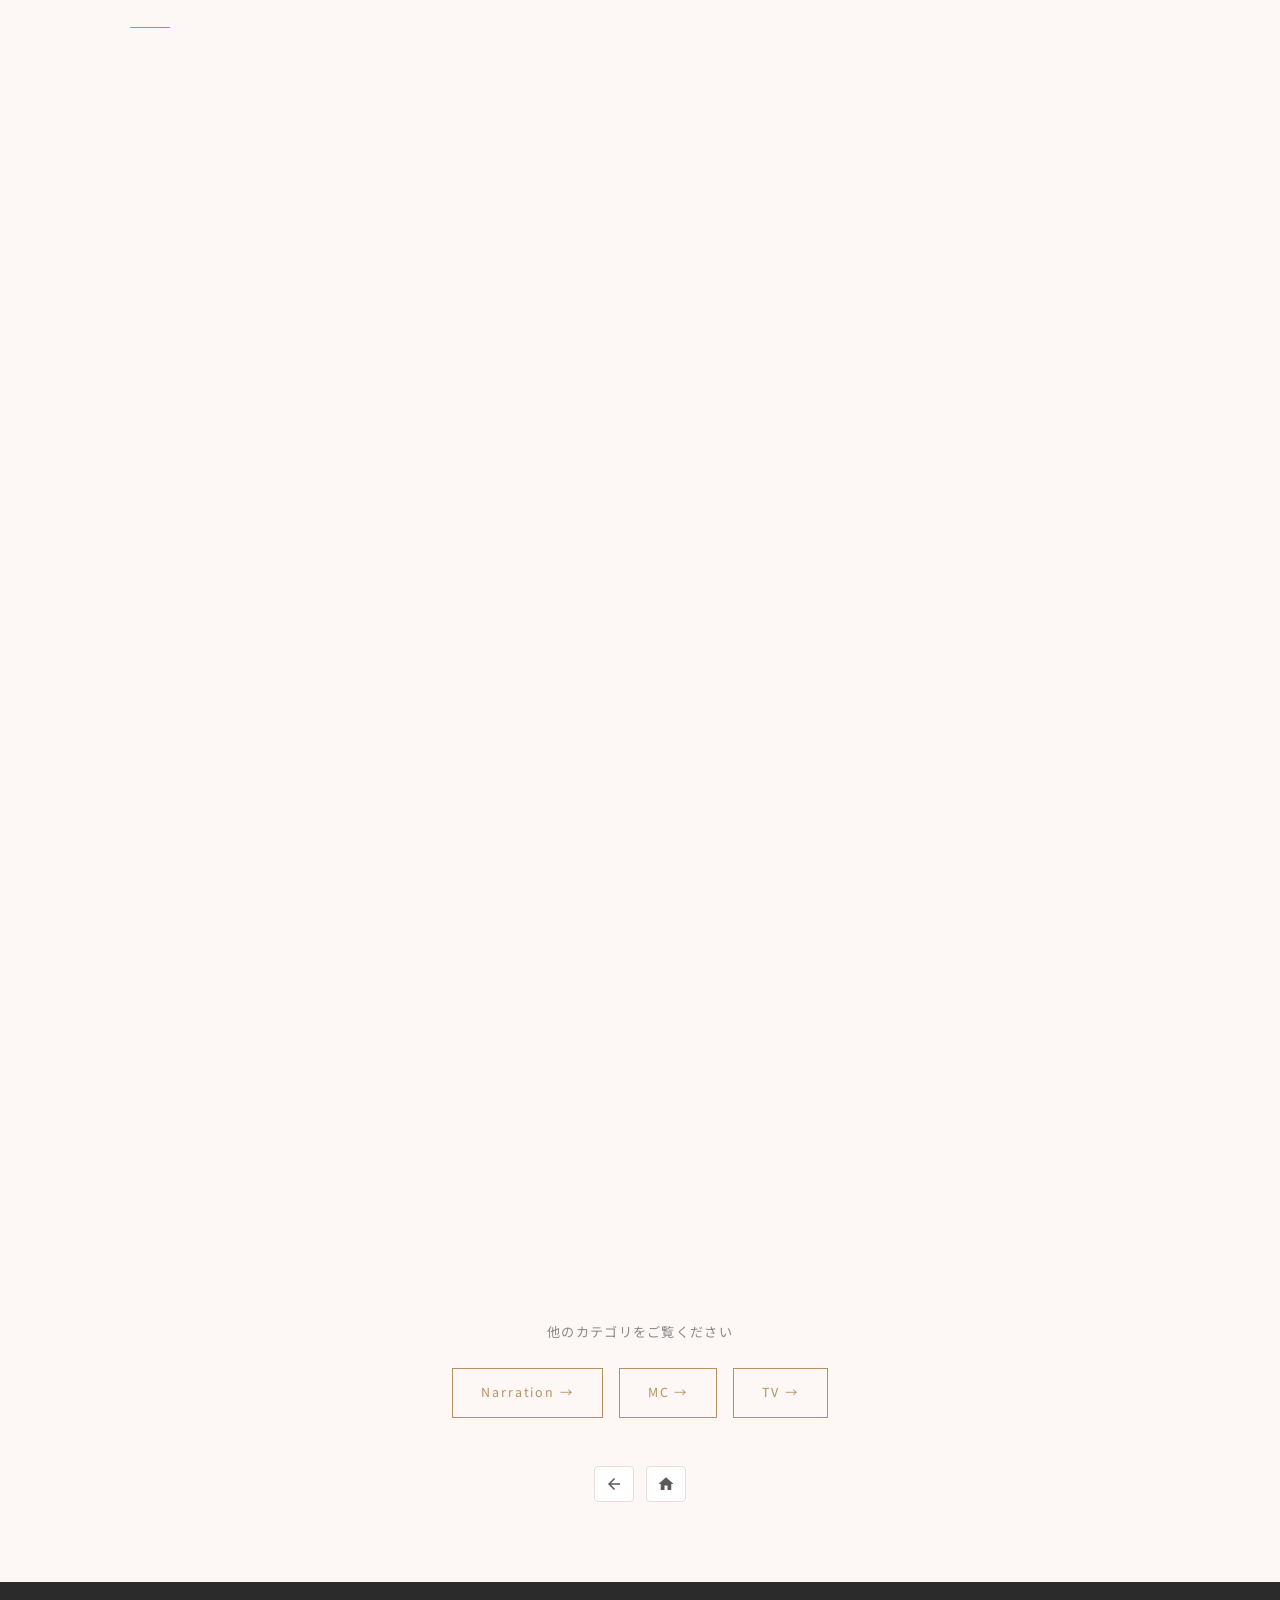
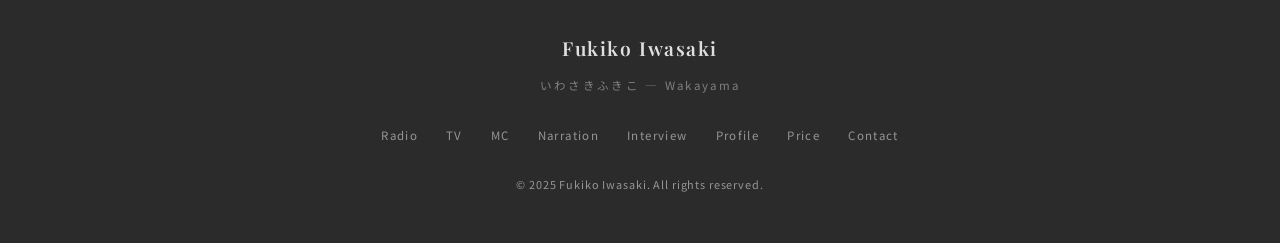
<file: interview.html>
<!DOCTYPE html>
<html lang="ja">
<head>
    <meta charset="UTF-8">
    <meta name="viewport" content="width=device-width, initial-scale=1.0">
    <title>Interview / インタビュー — いわさきふきこ</title>
    <meta name="description" content="いわさきふきこのインタビュー活動。会社の取り組み紹介、ライブ配信、ホームページ用動画など幅広く対応しています。">
    <link rel="stylesheet" href="style.css">
</head>
<body>
    <nav class="site-nav" id="siteNav">
        <a href="index.html" class="nav-logo">Fukiko Iwasaki<span>いわさきふきこ</span></a>
        <div class="nav-links">
            <a href="radio.html">Radio</a>
            <a href="tv.html">TV</a>
            <a href="mc.html">MC</a>
            <a href="narration.html">Narration</a>
            <a href="interview.html" class="active">Interview</a>
            <a href="profile.html">Profile</a>
            <a href="price.html">Price</a>
            <a href="contact.html">Contact</a>
        </div>
        <a href="contact.html" class="nav-cta"><svg xmlns="http://www.w3.org/2000/svg" viewBox="0 0 24 24"><path d="M20 4H4c-1.1 0-2 .9-2 2v12c0 1.1.9 2 2 2h16c1.1 0 2-.9 2-2V6c0-1.1-.9-2-2-2zm0 4l-8 5-8-5V6l8 5 8-5v2z"/></svg>ご依頼</a>
        <button class="nav-toggle" id="navToggle" aria-label="メニューを開く">
            <span></span><span></span><span></span>
        </button>
    </nav>
    <div class="nav-mobile" id="navMobile">
        <a href="radio.html">Radio — ラジオ</a>
        <a href="tv.html">TV — テレビ</a>
        <a href="mc.html">MC — 司会</a>
        <a href="narration.html">Narration — ナレーション</a>
        <a href="interview.html">Interview — インタビュー</a>
        <a href="profile.html">Profile — プロフィール</a>
        <a href="price.html">Price — 料金</a>
        <a href="contact.html">Contact — お問い合わせ</a>
    </div>
    <div class="page-wrapper">
        <header class="page-hero">
            <p class="page-hero-en">Interview</p>
            <h1 class="page-hero-title">インタビュー</h1>
            <p class="page-hero-sub">Interview / 取材・動画撮影</p>
        </header>
        <main class="content-area">
            <nav class="breadcrumb">
                <a href="index.html">Home</a>
                <span>/</span>
                <span>Interview</span>
            </nav>
            <div class="page-nav-btns">
                <a href="javascript:history.back()" class="page-nav-btn">
                    <svg xmlns="http://www.w3.org/2000/svg" viewBox="0 0 24 24"><path d="M20 11H7.83l5.59-5.59L12 4l-8 8 8 8 1.41-1.41L7.83 13H20v-2z"/></svg>
                </a>
                <a href="index.html" class="page-nav-btn">
                    <svg xmlns="http://www.w3.org/2000/svg" viewBox="0 0 24 24"><path d="M10 20v-6h4v6h5v-8h3L12 3 2 12h3v8z"/></svg>
                </a>
            </div>
            <div class="fade-up">
                <p class="section-label">Interview Activity</p>
                <h2 class="section-title">インタビュー・取材</h2>
                <div class="section-divider"></div>
                <p class="section-text">
                    会社の取り組み紹介をはじめ、ライブ配信やホームページ掲載用の動画など、さまざまな場面でのインタビュー・取材撮影に対応しています。<br><br>
                    お相手の言葉を引き出し、伝えたいことを自然な形で届けられるよう心がけています。
                </p>
            </div>
            <div class="quote-block fade-up">
                <p class="quote-text">お相手の<em>言葉と想い</em>を、自然に引き出します。</p>
            </div>
            <div class="fade-up" style="margin: 56px 0;">
                <p class="section-label">Service Areas</p>
                <h2 class="section-title">対応範囲</h2>
                <div class="section-divider"></div>
                <div style="display: grid; grid-template-columns: repeat(auto-fit, minmax(240px, 1fr)); gap: 20px;">
                    <div style="padding: 32px 24px; background: var(--color-surface); border: 1px solid var(--color-divider); text-align: center;">
                        <p style="font-size: 1.8rem; margin-bottom: 14px;">🏢</p>
                        <h3 style="font-family: var(--font-serif); font-size: 0.98rem; color: var(--color-charcoal); margin-bottom: 10px; letter-spacing: 0.06em;">
                            会社・団体紹介</h3>
                        <p style="font-family: var(--font-sans); font-size: 0.78rem; color: var(--color-light); line-height: 1.8;">
                            企業の取り組み・理念・スタッフ紹介など</p>
                    </div>
                    <div style="padding: 32px 24px; background: var(--color-surface); border: 1px solid var(--color-divider); text-align: center;">
                        <p style="font-size: 1.8rem; margin-bottom: 14px;">📡</p>
                        <h3 style="font-family: var(--font-serif); font-size: 0.98rem; color: var(--color-charcoal); margin-bottom: 10px; letter-spacing: 0.06em;">
                            ライブ配信</h3>
                        <p style="font-family: var(--font-sans); font-size: 0.78rem; color: var(--color-light); line-height: 1.8;">
                            イベント・セミナー・発表会などのリアルタイム配信</p>
                    </div>
                    <div style="padding: 32px 24px; background: var(--color-surface); border: 1px solid var(--color-divider); text-align: center;">
                        <p style="font-size: 1.8rem; margin-bottom: 14px;">🎥</p>
                        <h3 style="font-family: var(--font-serif); font-size: 0.98rem; color: var(--color-charcoal); margin-bottom: 10px; letter-spacing: 0.06em;">
                            ホームページ用動画</h3>
                        <p style="font-family: var(--font-sans); font-size: 0.78rem; color: var(--color-light); line-height: 1.8;">
                            採用・PR・サービス紹介などWebサイト掲載動画</p>
                    </div>
                </div>
            </div>
            <!-- YouTube 動画 -->
            <div class="fade-up" style="margin-bottom: 56px;">
                <p class="section-label">Movie</p>
                <h2 class="section-title">動画</h2>
                <div class="section-divider"></div>
                <div style="margin-top: 32px;">
                    
                    <div style="position:relative;padding-top:56.25%;border-radius:0;overflow:hidden;">
                        <iframe src="https://www.youtube.com/embed/UCYGfgQKEAk"
                            style="position:absolute;top:0;left:0;width:100%;height:100%;"
                            frameborder="0" allowfullscreen loading="lazy"
                            title="インタビュー① — いわさきふきこ"></iframe>
                    </div>
                </div>
                <div style="margin-top: 40px;">
                    
                    <div style="position:relative;padding-top:56.25%;border-radius:0;overflow:hidden;">
                        <iframe src="https://www.youtube.com/embed/hXZmi1QxzOk"
                            style="position:absolute;top:0;left:0;width:100%;height:100%;"
                            frameborder="0" allowfullscreen loading="lazy"
                            title="インタビュー② — いわさきふきこ"></iframe>
                    </div>
                </div>
            </div>
            <div class="fade-up" style="margin-top: 72px; text-align: center;">
                <p style="font-family: var(--font-sans); font-size: 0.82rem; color: var(--color-light); letter-spacing: 0.1em; margin-bottom: 24px;">
                    他のカテゴリをご覧ください</p>
                <div style="display: flex; justify-content: center; gap: 16px; flex-wrap: wrap;">
                    <a href="narration.html"
                        style="padding: 12px 28px; border: 1px solid var(--color-gold); color: var(--color-gold); font-family: var(--font-sans); font-size: 0.78rem; letter-spacing: 0.15em; transition: all 0.3s;">Narration &rarr;</a>
                    <a href="mc.html"
                        style="padding: 12px 28px; border: 1px solid var(--color-gold); color: var(--color-gold); font-family: var(--font-sans); font-size: 0.78rem; letter-spacing: 0.15em; transition: all 0.3s;">MC &rarr;</a>
                    <a href="tv.html"
                        style="padding: 12px 28px; border: 1px solid var(--color-gold); color: var(--color-gold); font-family: var(--font-sans); font-size: 0.78rem; letter-spacing: 0.15em; transition: all 0.3s;">TV &rarr;</a>
                </div>
            </div>
            <div class="page-nav-btns page-nav-btns--bottom fade-up">
                <a href="javascript:history.back()" class="page-nav-btn">
                    <svg xmlns="http://www.w3.org/2000/svg" viewBox="0 0 24 24"><path d="M20 11H7.83l5.59-5.59L12 4l-8 8 8 8 1.41-1.41L7.83 13H20v-2z"/></svg>
                </a>
                <a href="index.html" class="page-nav-btn">
                    <svg xmlns="http://www.w3.org/2000/svg" viewBox="0 0 24 24"><path d="M10 20v-6h4v6h5v-8h3L12 3 2 12h3v8z"/></svg>
                </a>
            </div>
        </main>
    </div>
    <footer class="site-footer">
        <p class="footer-name">Fukiko Iwasaki</p>
        <p class="footer-title">いわさきふきこ — Wakayama</p>
        <nav class="footer-links">
            <a href="radio.html">Radio</a>
            <a href="tv.html">TV</a>
            <a href="mc.html">MC</a>
            <a href="narration.html">Narration</a>
            <a href="interview.html">Interview</a>
            <a href="profile.html">Profile</a>
            <a href="price.html">Price</a>
            <a href="contact.html">Contact</a>
        </nav>
        <p class="footer-copy">&copy; 2025 Fukiko Iwasaki. All rights reserved.</p>
    </footer>
    <script>
        const nav = document.getElementById('siteNav');
        window.addEventListener('scroll', () => nav.classList.toggle('scrolled', window.scrollY > 20));
        const toggle = document.getElementById('navToggle');
        const mobileMenu = document.getElementById('navMobile');
        toggle.addEventListener('click', () => { toggle.classList.toggle('open'); mobileMenu.classList.toggle('open'); });
        const observer = new IntersectionObserver((entries) => {
            entries.forEach(e => { if (e.isIntersecting) { e.target.classList.add('visible'); observer.unobserve(e.target); } });
        }, { threshold: 0.15 });
        document.querySelectorAll('.fade-up, .timeline-item').forEach(el => observer.observe(el));
    </script>
</body>
</html>
</file>
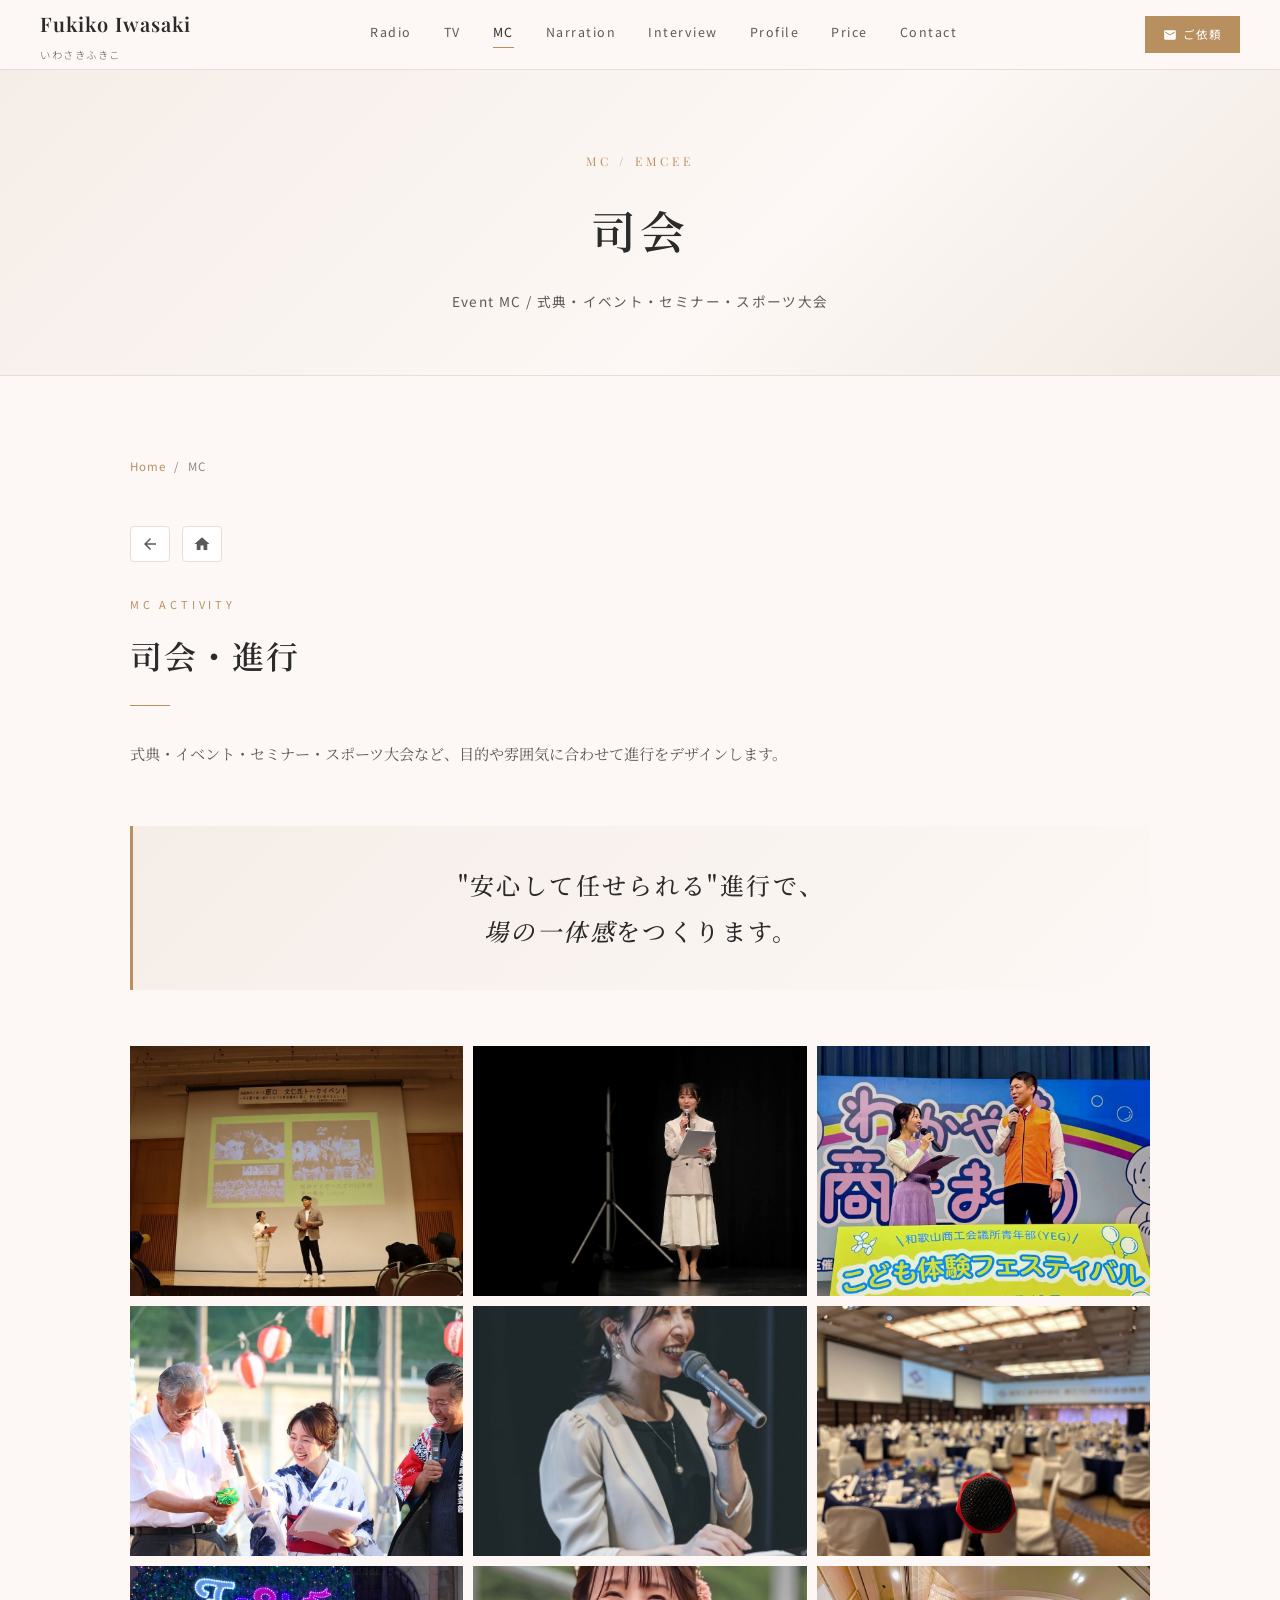
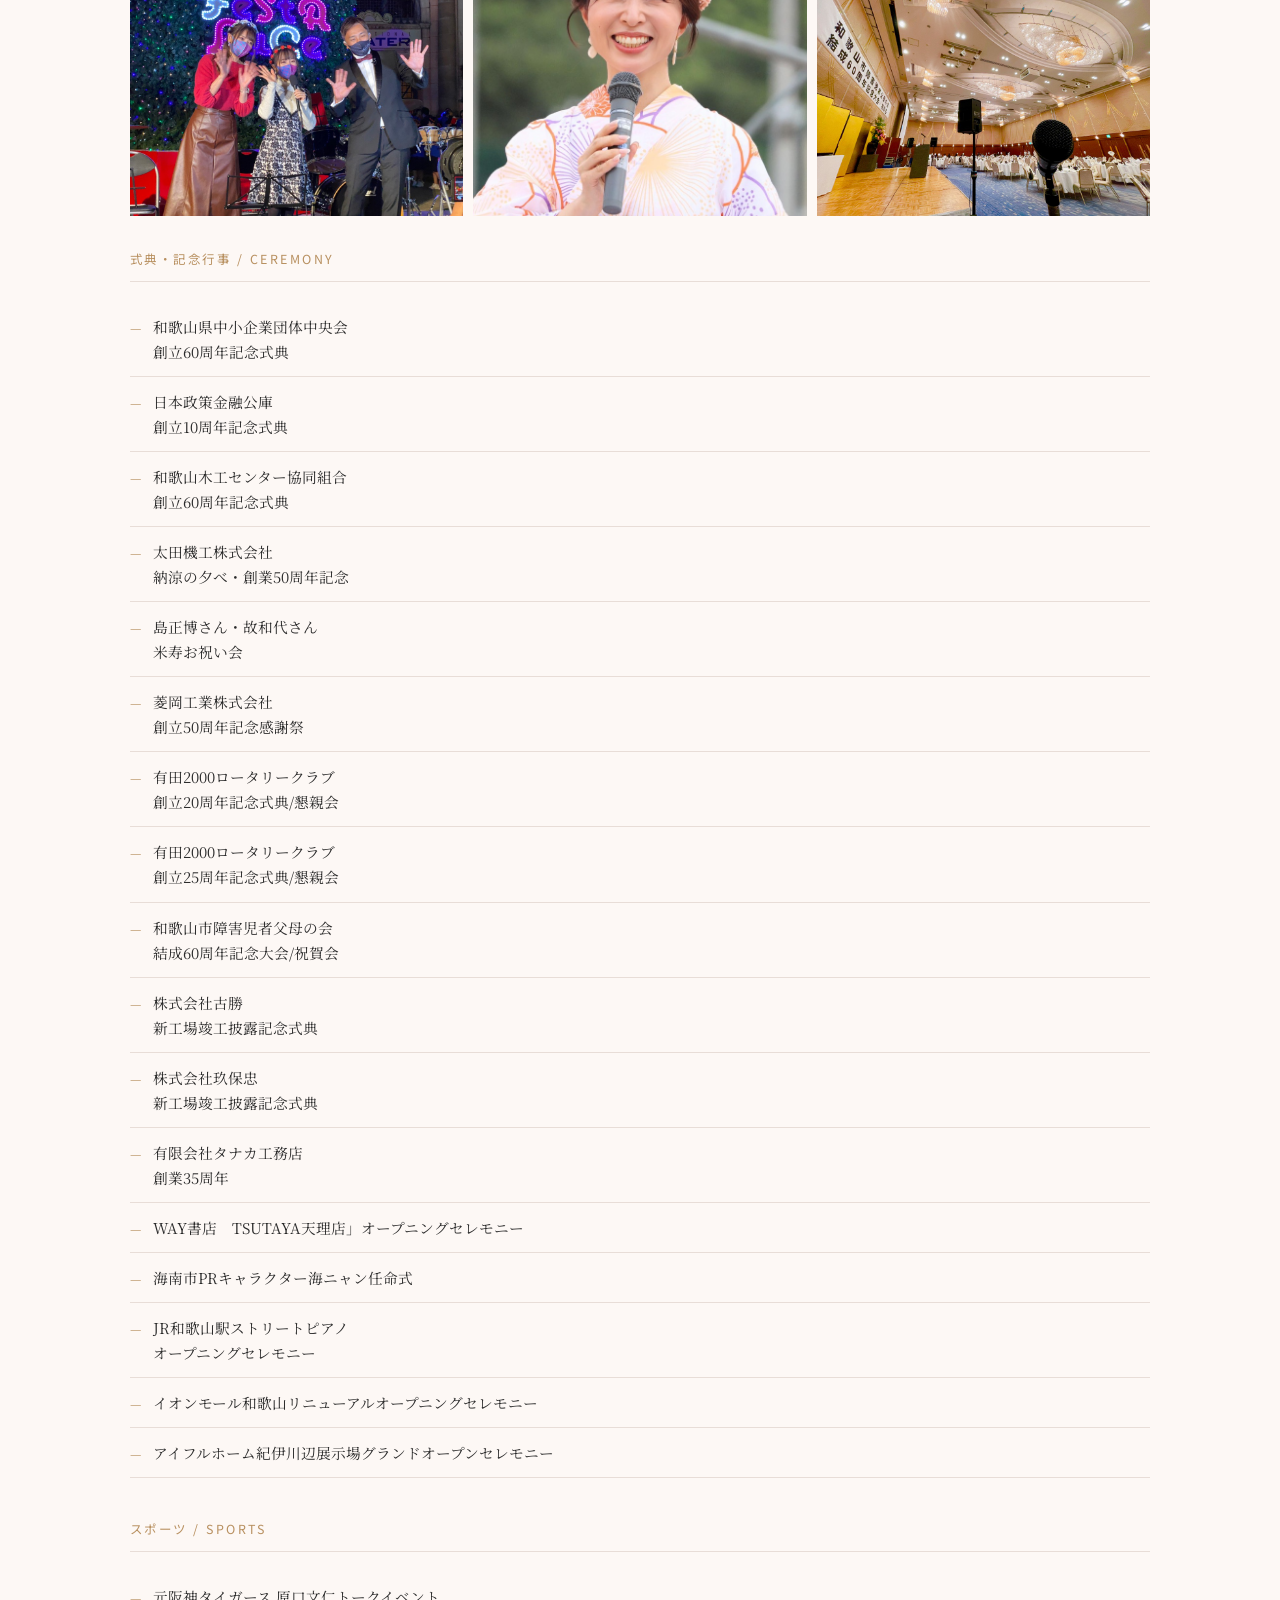
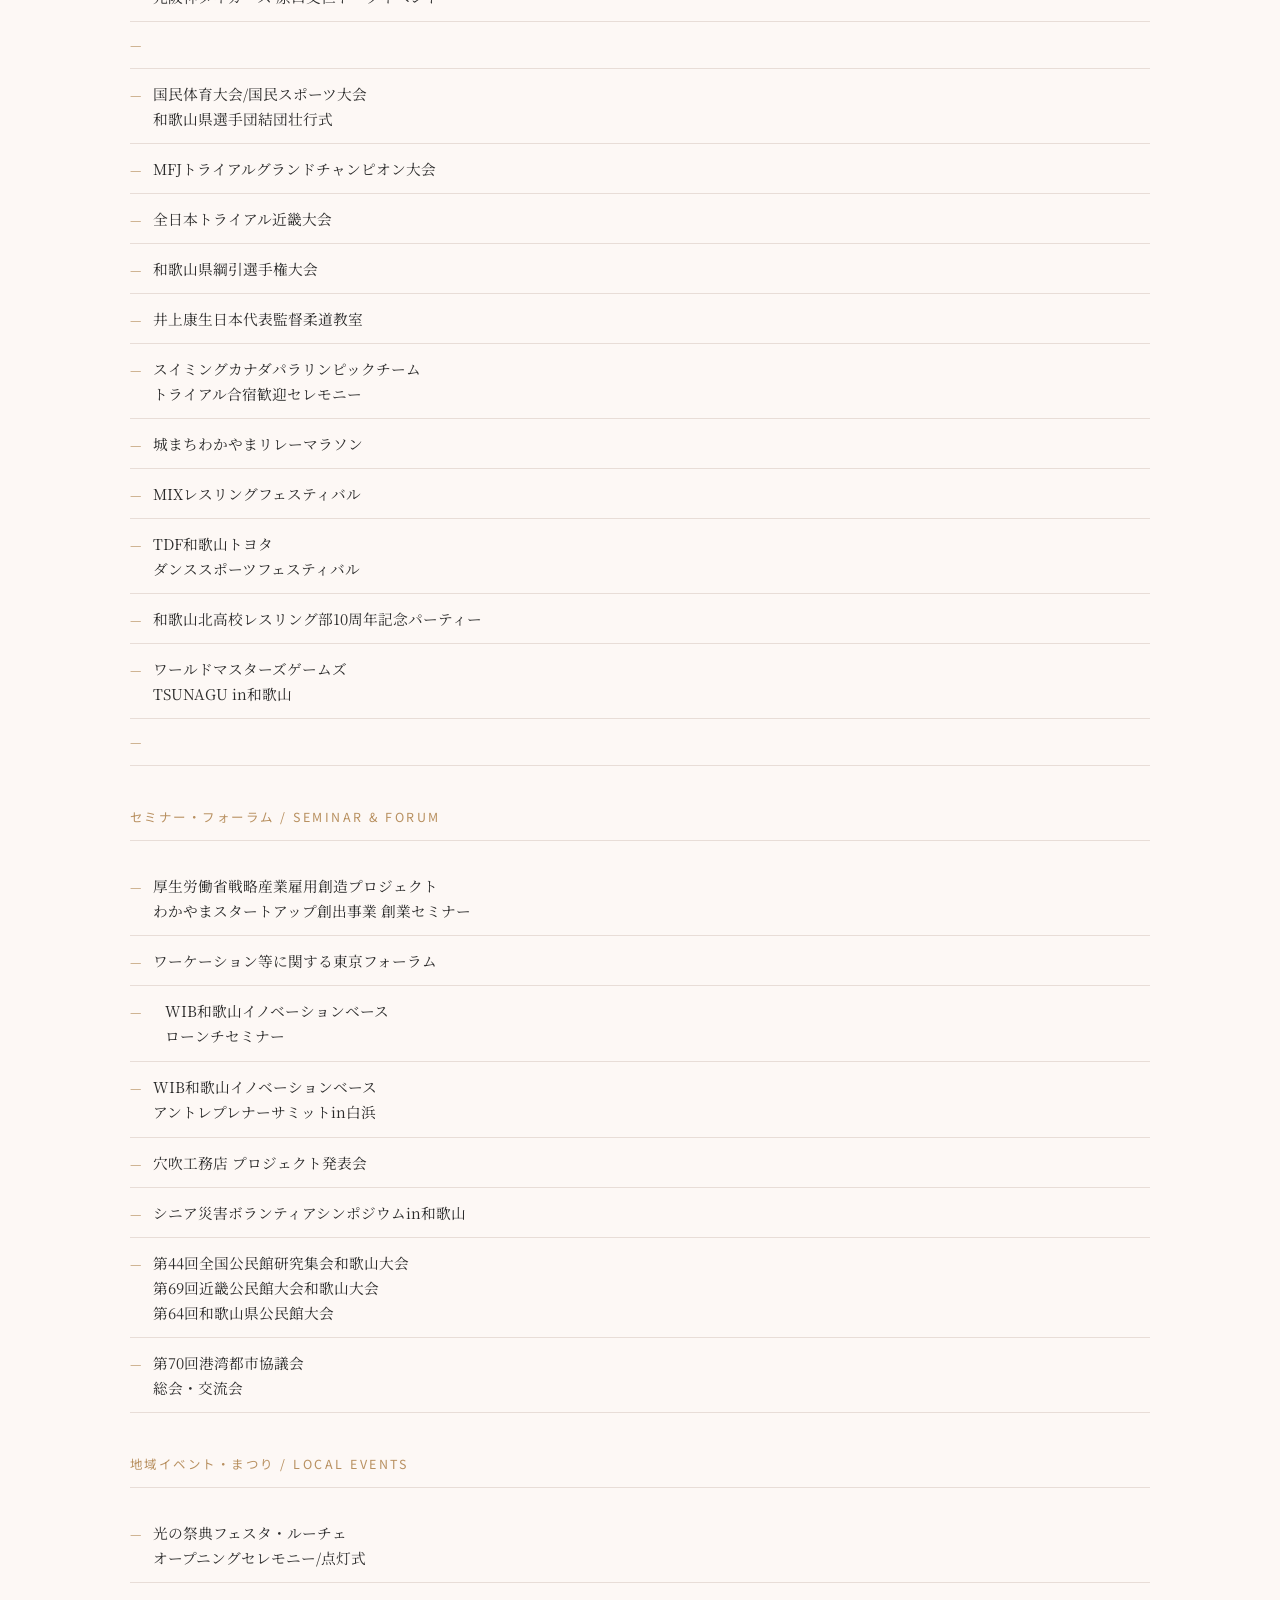
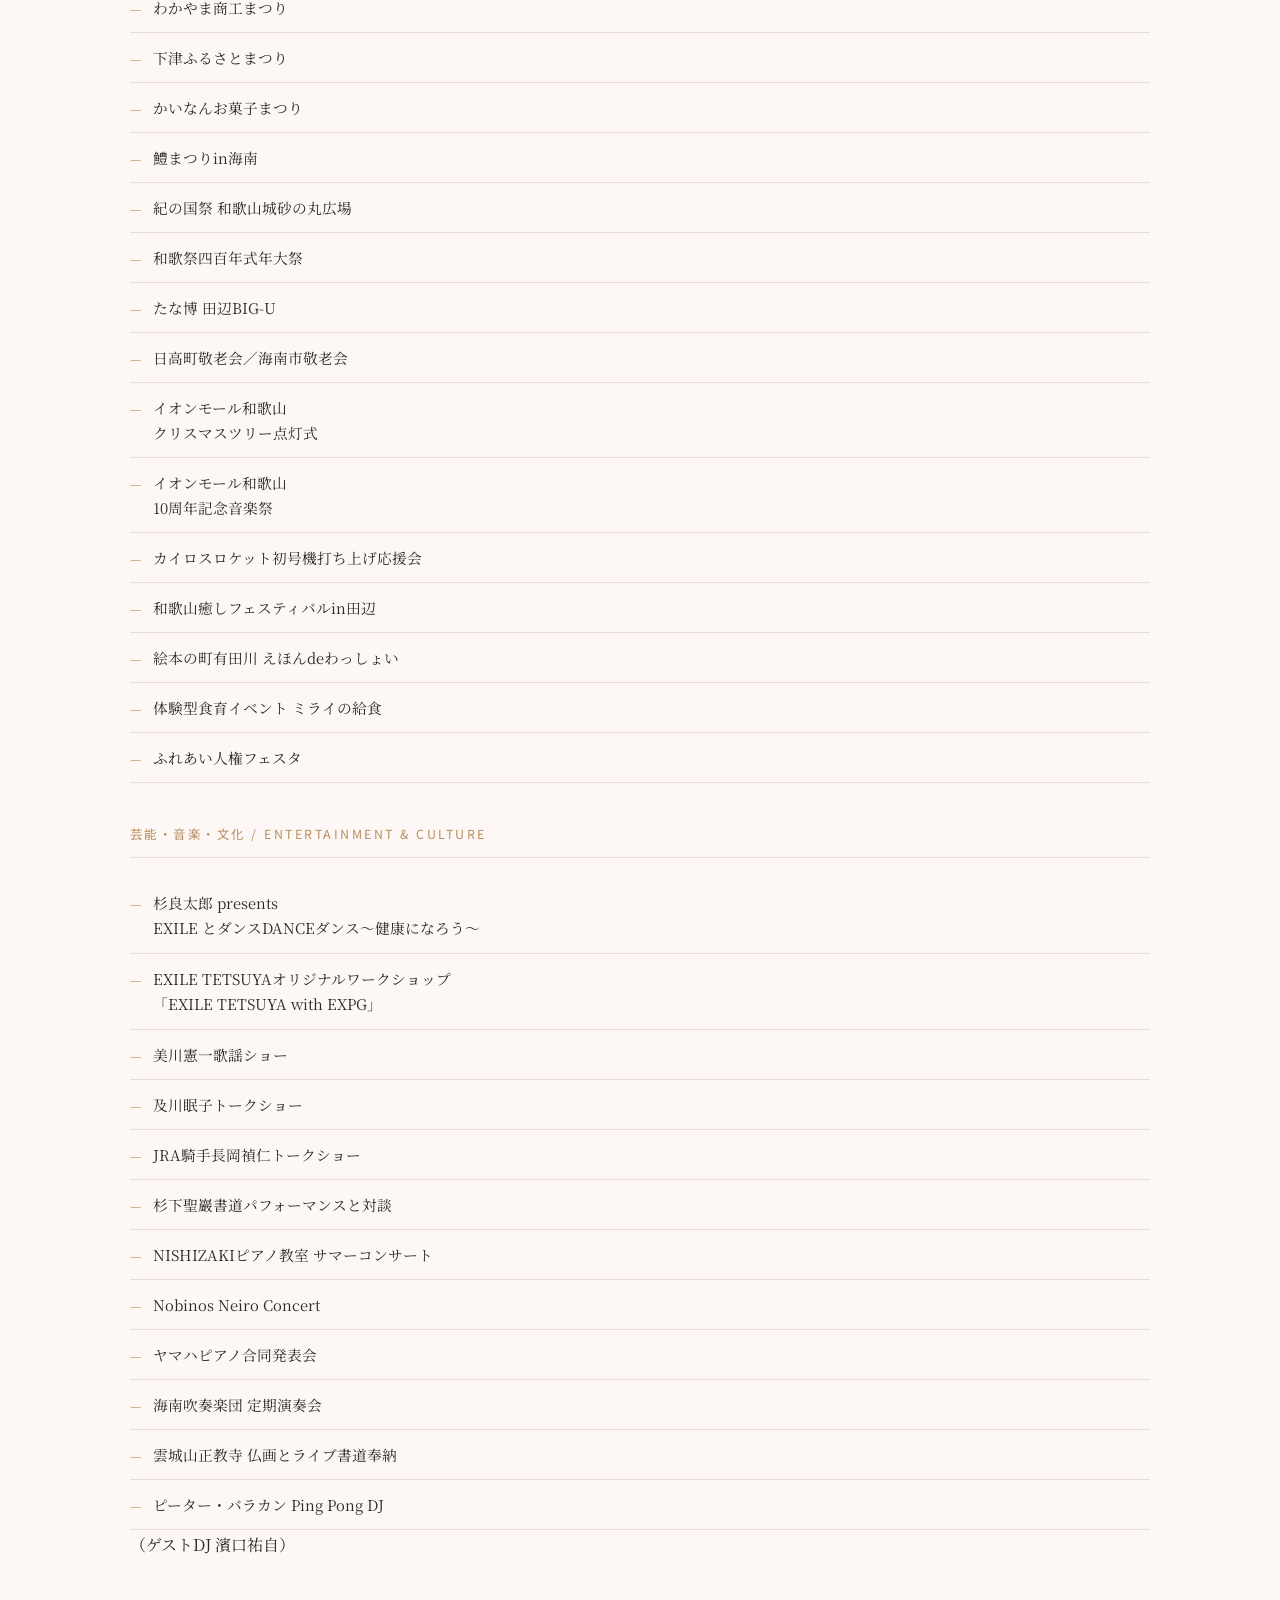
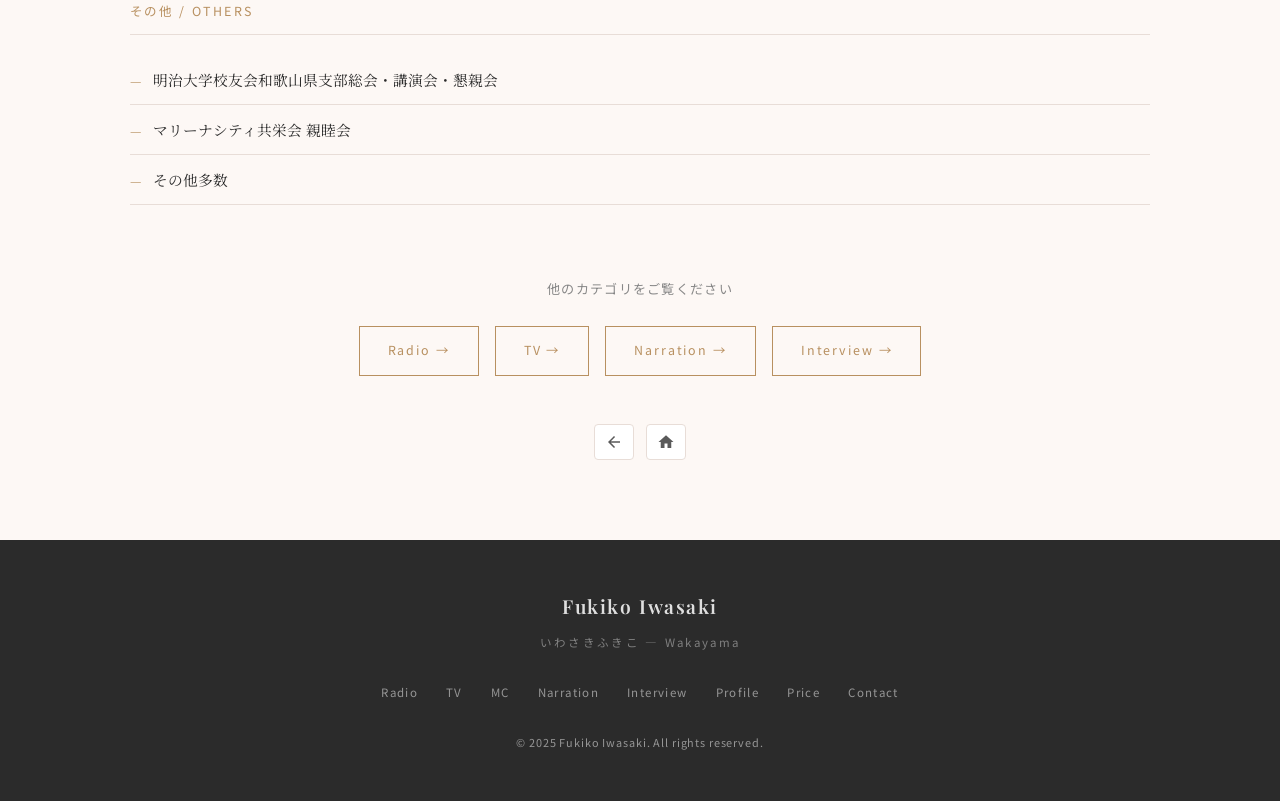
<file: mc.html>
<!DOCTYPE html>
<html lang="ja">
<head>
    <meta charset="UTF-8">
    <meta name="viewport" content="width=device-width, initial-scale=1.0">
    <title>MC / 司会 — いわさきふきこ</title>
    <meta name="description" content="いわさきふきこの司会実績。式典・イベント・セミナー・スポーツ大会など、目的や雰囲気に合わせて進行をデザインします。">
    <link rel="stylesheet" href="style.css">
</head>
<body>
    <nav class="site-nav" id="siteNav">
        <a href="index.html" class="nav-logo">Fukiko Iwasaki<span>いわさきふきこ</span></a>
        <div class="nav-links">
            <a href="radio.html">Radio</a>
            <a href="tv.html">TV</a>
            <a href="mc.html" class="active">MC</a>
            <a href="narration.html">Narration</a>
            <a href="interview.html">Interview</a>
            <a href="profile.html">Profile</a>
      <a href="price.html">Price</a>
      <a href="contact.html">Contact</a>
        </div>
        <a href="contact.html" class="nav-cta"><svg xmlns="http://www.w3.org/2000/svg" viewBox="0 0 24 24"><path d="M20 4H4c-1.1 0-2 .9-2 2v12c0 1.1.9 2 2 2h16c1.1 0 2-.9 2-2V6c0-1.1-.9-2-2-2zm0 4l-8 5-8-5V6l8 5 8-5v2z"/></svg>ご依頼</a>
        <button class="nav-toggle" id="navToggle" aria-label="メニューを開く">
            <span></span><span></span><span></span>
        </button>
    </nav>
    <div class="nav-mobile" id="navMobile">
        <a href="radio.html">Radio — ラジオ</a>
        <a href="tv.html">TV — テレビ</a>
        <a href="mc.html">MC — 司会</a>
        <a href="narration.html">Narration — ナレーション</a>
        <a href="interview.html">Interview — インタビュー</a>
        <a href="profile.html">Profile — プロフィール</a>
    <a href="price.html">Price — 料金</a>
    <a href="contact.html">Contact — お問い合わせ</a>
    </div>
    <div class="page-wrapper">
        <header class="page-hero">
            <p class="page-hero-en">MC / Emcee</p>
            <h1 class="page-hero-title">司会</h1>
            <p class="page-hero-sub">Event MC / 式典・イベント・セミナー・スポーツ大会</p>
        </header>
        <main class="content-area">
            <nav class="breadcrumb">
                <a href="index.html">Home</a>
                <span>/</span>
                <span>MC</span>
            </nav>
            <div class="page-nav-btns">
                <a href="javascript:history.back()" class="page-nav-btn">
                    <svg xmlns="http://www.w3.org/2000/svg" viewBox="0 0 24 24"><path d="M20 11H7.83l5.59-5.59L12 4l-8 8 8 8 1.41-1.41L7.83 13H20v-2z"/></svg>
                </a>
                <a href="index.html" class="page-nav-btn">
                    <svg xmlns="http://www.w3.org/2000/svg" viewBox="0 0 24 24"><path d="M10 20v-6h4v6h5v-8h3L12 3 2 12h3v8z"/></svg>
                </a>
            </div>
            <div class="fade-up">
                <p class="section-label">MC Activity</p>
                <h2 class="section-title">司会・進行</h2>
                <div class="section-divider"></div>
                <p class="section-text">
                    式典・イベント・セミナー・スポーツ大会など、目的や雰囲気に合わせて進行をデザインします。<br>
                
                
                </p>
            </div>
            <div class="quote-block fade-up">
                <p class="quote-text">"安心して任せられる"進行で、<br><em>場の一体感</em>をつくります。</p>
            </div>
            <!-- 写真ギャラリー -->
            <div class="fade-up" style="margin-top: 56px;">
                <div style="display:grid;grid-template-columns:repeat(3,1fr);gap:10px;margin-top:32px;">
                    <img src="gallery-new32.jpg" alt="原口文仁トークイベント司会" loading="lazy" style="width:100%;aspect-ratio:4/3;object-fit:cover;display:block;">
                    <img src="gallery-new33.jpg" alt="式典ステージ司会" loading="lazy" style="width:100%;aspect-ratio:4/3;object-fit:cover;display:block;">
                    <img src="gallery-new34.jpg" alt="こども体験フェスティバル司会" loading="lazy" style="width:100%;aspect-ratio:4/3;object-fit:cover;display:block;">
                    <img src="gallery-new35.jpg" alt="下津ふるさとまつり 浴衣司会" loading="lazy" style="width:100%;aspect-ratio:4/3;object-fit:cover;display:block;">
                    <img src="gallery-new36.jpg" alt="イベント司会" loading="lazy" style="width:100%;aspect-ratio:4/3;object-fit:cover;display:block;">
                    <img src="gallery-new37.jpg" alt="祝賀会会場 マイク" loading="lazy" style="width:100%;aspect-ratio:4/3;object-fit:cover;display:block;">
                    <img src="gallery-new38.jpg" alt="フェスタルーチェ点灯式 司会" loading="lazy" style="width:100%;aspect-ratio:4/3;object-fit:cover;display:block;">
                    <img src="gallery-new39.jpg" alt="夏祭り 浴衣司会 笑顔" loading="lazy" style="width:100%;aspect-ratio:4/3;object-fit:cover;display:block;">
                    <img src="gallery-new40.jpg" alt="結成60周年記念祝賀会 会場" loading="lazy" style="width:100%;aspect-ratio:4/3;object-fit:cover;display:block;">
                </div>
            </div>
            <!-- 式典・記念行事 -->
            <div class="works-list fade-up">
                <p class="works-list-title">式典・記念行事 / Ceremony</p>
                <ul>
                    <li>和歌山県中小企業団体中央会<br>
                        創立60周年記念式典</li>
                    <li>日本政策金融公庫<br>
                        創立10周年記念式典</li>
                    <li>和歌山木工センター協同組合<br>
                        創立60周年記念式典</li>
                     <li>太田機工株式会社 <br>
                        納涼の夕べ・創業50周年記念</li>
                     <li>島正博さん・故和代さん<br>
                        米寿お祝い会</li>
                    <li>菱岡工業株式会社<br>
                        創立50周年記念感謝祭</li>
                    <li>有田2000ロータリークラブ<br>
                        創立20周年記念式典/懇親会</li>
                    <li>有田2000ロータリークラブ<br>
                        創立25周年記念式典/懇親会</li>
                    <li>和歌山市障害児者父母の会<br>
                        結成60周年記念大会/祝賀会</li>
                    <li>株式会社古勝<br>
                        新工場竣工披露記念式典</li>
                    <li>株式会社玖保忠<br>
                        新工場竣工披露記念式典</li>
                    <li>有限会社タナカ工務店<br>
                        創業35周年</li>
                 <li>WAY書店　TSUTAYA天理店」オープニングセレモニー</li>
                    <li>海南市PRキャラクター海ニャン任命式</li>
                    <li>JR和歌山駅ストリートピアノ<br>
                        オープニングセレモニー</li>
                    <li>イオンモール和歌山リニューアルオープニングセレモニー</li>
                </ul>
                <li>アイフルホーム紀伊川辺展示場グランドオープンセレモニー</li>
                </ul>
            </div>
            <!-- スポーツ -->
            <div class="works-list fade-up" style="margin-top: 40px;">
                <p class="works-list-title">スポーツ / Sports</p>
                <ul>
                    <li>元阪神タイガース 原口文仁トークイベント<li>
                    <li>国民体育大会/国民スポーツ大会<br>
                        和歌山県選手団結団壮行式</li>
                    <li>MFJトライアルグランドチャンピオン大会</li>
                    <li>全日本トライアル近畿大会</li>
                    <li>和歌山県綱引選手権大会</li>
                    <li>井上康生日本代表監督柔道教室</li>
                    
                    <li>スイミングカナダパラリンピックチーム<br>
                        トライアル合宿歓迎セレモニー</li>
                    <li>城まちわかやまリレーマラソン</li>
                    <li>MIXレスリングフェスティバル</li>
                    <li>TDF和歌山トヨタ<br>
                        ダンススポーツフェスティバル</li>
                 <li>和歌山北高校レスリング部10周年記念パーティー</li>
        
                    <li>ワールドマスターズゲームズ<br>
                        TSUNAGU in和歌山</li>
                        
                    <li><a href="https://news.yahoo.co.jp/articles/8aa98f4ffc1b60d3e30846901e1e2c7f70f14201" target="_blank" rel="noopener"
                </ul>
            </div>
            <!-- セミナー・フォーラム -->
            <div class="works-list fade-up" style="margin-top: 40px;">
                <p class="works-list-title">セミナー・フォーラム / Seminar &amp; Forum</p>
                <ul>
                   
                    <li>厚生労働省戦略産業雇用創造プロジェクト<br>
                        わかやまスタートアップ創出事業 創業セミナー</li>
                    <li>ワーケーション等に関する東京フォーラム</li>
                    <li><a href="https://wibase.jp/news/2022/06/07/173/" target="_blank" rel="noopener">WIB和歌山イノベーションベース<br>ローンチセミナー</a></li>
                    <li><a href="https://wibase.jp/news/2023/04/04/405/" target="_blank" rel="noopener">WIB和歌山イノベーションベース<br>アントレプレナーサミットin白浜</a></li>
                   
                    <li>穴吹工務店 プロジェクト発表会</li>
                    <li>シニア災害ボランティアシンポジウムin和歌山</li>
                    <li>第44回全国公民館研究集会和歌山大会<br>
                        第69回近畿公民館大会和歌山大会<br>
                        第64回和歌山県公民館大会</li>
                    <li>第70回港湾都市協議会<br>
                        総会・交流会</li>
                </ul>
            </div>
            <!-- 地域イベント・まつり -->
            <div class="works-list fade-up" style="margin-top: 40px;">
                <p class="works-list-title">地域イベント・まつり / Local Events</p>
                <ul>
                    <li>光の祭典フェスタ・ルーチェ<br>
                        オープニングセレモニー/点灯式</li>
                    <li>わかやま商工まつり</li>
                    <li>下津ふるさとまつり</li>
                    <li>かいなんお菓子まつり</li>
                    <li>鱧まつりin海南</li>
                    <li>紀の国祭 和歌山城砂の丸広場</li>
                    <li>和歌祭四百年式年大祭</li>
                    <li>たな博 田辺BIG-U</li>
                    <li>日高町敬老会／海南市敬老会</li>
                    <li>イオンモール和歌山<br>
                        クリスマスツリー点灯式</li>
                    <li>イオンモール和歌山<br>
                        10周年記念音楽祭</li>
                    <li>カイロスロケット初号機打ち上げ応援会</li>
                    <li>和歌山癒しフェスティバルin田辺</li>
                    <li>絵本の町有田川 えほんdeわっしょい</li>
                    <li>体験型食育イベント ミライの給食</li>
                    <li>ふれあい人権フェスタ</li>
                    
                </ul>
            </div>
            <!-- 芸能・音楽・文化 -->
            <div class="works-list fade-up" style="margin-top: 40px;">
                <p class="works-list-title">芸能・音楽・文化 / Entertainment &amp; Culture</p>
                <ul>
                    <li><a href="https://www.kanen.org/report/event/20220402.php" target="_blank" rel="noopener">杉良太郎 presents <br>EXILE とダンスDANCEダンス〜健康になろう〜</a></li>
                    <li><a href="https://prtimes.jp/main/html/rd/p/000000528.000007466.html" target="_blank" rel="noopener">EXILE TETSUYAオリジナルワークショップ<br>「EXILE TETSUYA with EXPG」</a></li>
                    <li>美川憲一歌謡ショー</li>
                    <li>及川眠子トークショー</li>
                    <li>JRA騎手長岡禎仁トークショー</li>
                    <li>杉下聖巖書道パフォーマンスと対談</li>
                    <li>NISHIZAKIピアノ教室 サマーコンサート</li>
                    <li>Nobinos Neiro Concert</li>
                    <li>ヤマハピアノ合同発表会</li>
                    <li>海南吹奏楽団 定期演奏会</li>
                    <li>雲城山正教寺 仏画とライブ書道奉納</li>
                    <li>ピーター・バラカン Ping Pong DJ</li>
（ゲストDJ 濱口祐自）
                </ul>
            </div>
            <!-- その他 -->
            <div class="works-list fade-up" style="margin-top: 40px;">
                <p class="works-list-title">その他 / Others</p>
                <ul>
                    <li>明治大学校友会和歌山県支部総会・講演会・懇親会</li>
                    <li>マリーナシティ共栄会 親睦会</li>
                   
                    <li>その他多数</li>
                </ul>
            </div>
            <div class="fade-up" style="margin-top: 72px; text-align: center;">
                <p
                    style="font-family: var(--font-sans); font-size: 0.82rem; color: var(--color-light); letter-spacing: 0.1em; margin-bottom: 24px;">
                    他のカテゴリをご覧ください</p>
                <div style="display: flex; justify-content: center; gap: 16px; flex-wrap: wrap;">
                    <a href="radio.html"
                        style="padding: 12px 28px; border: 1px solid var(--color-gold); color: var(--color-gold); font-family: var(--font-sans); font-size: 0.78rem; letter-spacing: 0.15em; transition: all 0.3s;">Radio
                        &rarr;</a>
                    <a href="tv.html"
                        style="padding: 12px 28px; border: 1px solid var(--color-gold); color: var(--color-gold); font-family: var(--font-sans); font-size: 0.78rem; letter-spacing: 0.15em; transition: all 0.3s;">TV
                        &rarr;</a>
                    <a href="narration.html"
                        style="padding: 12px 28px; border: 1px solid var(--color-gold); color: var(--color-gold); font-family: var(--font-sans); font-size: 0.78rem; letter-spacing: 0.15em; transition: all 0.3s;">Narration
                        &rarr;</a>
                    <a href="interview.html"
                        style="padding: 12px 28px; border: 1px solid var(--color-gold); color: var(--color-gold); font-family: var(--font-sans); font-size: 0.78rem; letter-spacing: 0.15em; transition: all 0.3s;">Interview
                        &rarr;</a>

                </div>
            </div>
            <div class="page-nav-btns page-nav-btns--bottom fade-up">
                <a href="javascript:history.back()" class="page-nav-btn">
                    <svg xmlns="http://www.w3.org/2000/svg" viewBox="0 0 24 24"><path d="M20 11H7.83l5.59-5.59L12 4l-8 8 8 8 1.41-1.41L7.83 13H20v-2z"/></svg>
                </a>
                <a href="index.html" class="page-nav-btn">
                    <svg xmlns="http://www.w3.org/2000/svg" viewBox="0 0 24 24"><path d="M10 20v-6h4v6h5v-8h3L12 3 2 12h3v8z"/></svg>
                </a>
            </div>
        </main>
    </div>
    <footer class="site-footer">
        <p class="footer-name">Fukiko Iwasaki</p>
        <p class="footer-title">いわさきふきこ — Wakayama</p>
        <nav class="footer-links">
            <a href="radio.html">Radio</a>
            <a href="tv.html">TV</a>
            <a href="mc.html">MC</a>
            <a href="narration.html">Narration</a>
            <a href="interview.html">Interview</a>
            <a href="profile.html">Profile</a>
      <a href="price.html">Price</a>
      <a href="contact.html">Contact</a>
        </nav>
        <p class="footer-copy">&copy; 2025 Fukiko Iwasaki. All rights reserved.</p>
    </footer>
    <script>
        const nav = document.getElementById('siteNav');
        window.addEventListener('scroll', () => nav.classList.toggle('scrolled', window.scrollY > 20));
        const toggle = document.getElementById('navToggle');
        const mobileMenu = document.getElementById('navMobile');
        toggle.addEventListener('click', () => { toggle.classList.toggle('open'); mobileMenu.classList.toggle('open'); });
        const observer = new IntersectionObserver((entries) => {
            entries.forEach(e => { if (e.isIntersecting) { e.target.classList.add('visible'); observer.unobserve(e.target); } });
        }, { threshold: 0.15 });
        document.querySelectorAll('.fade-up, .timeline-item').forEach(el => observer.observe(el));
    </script>
</body>
</html>
</file>
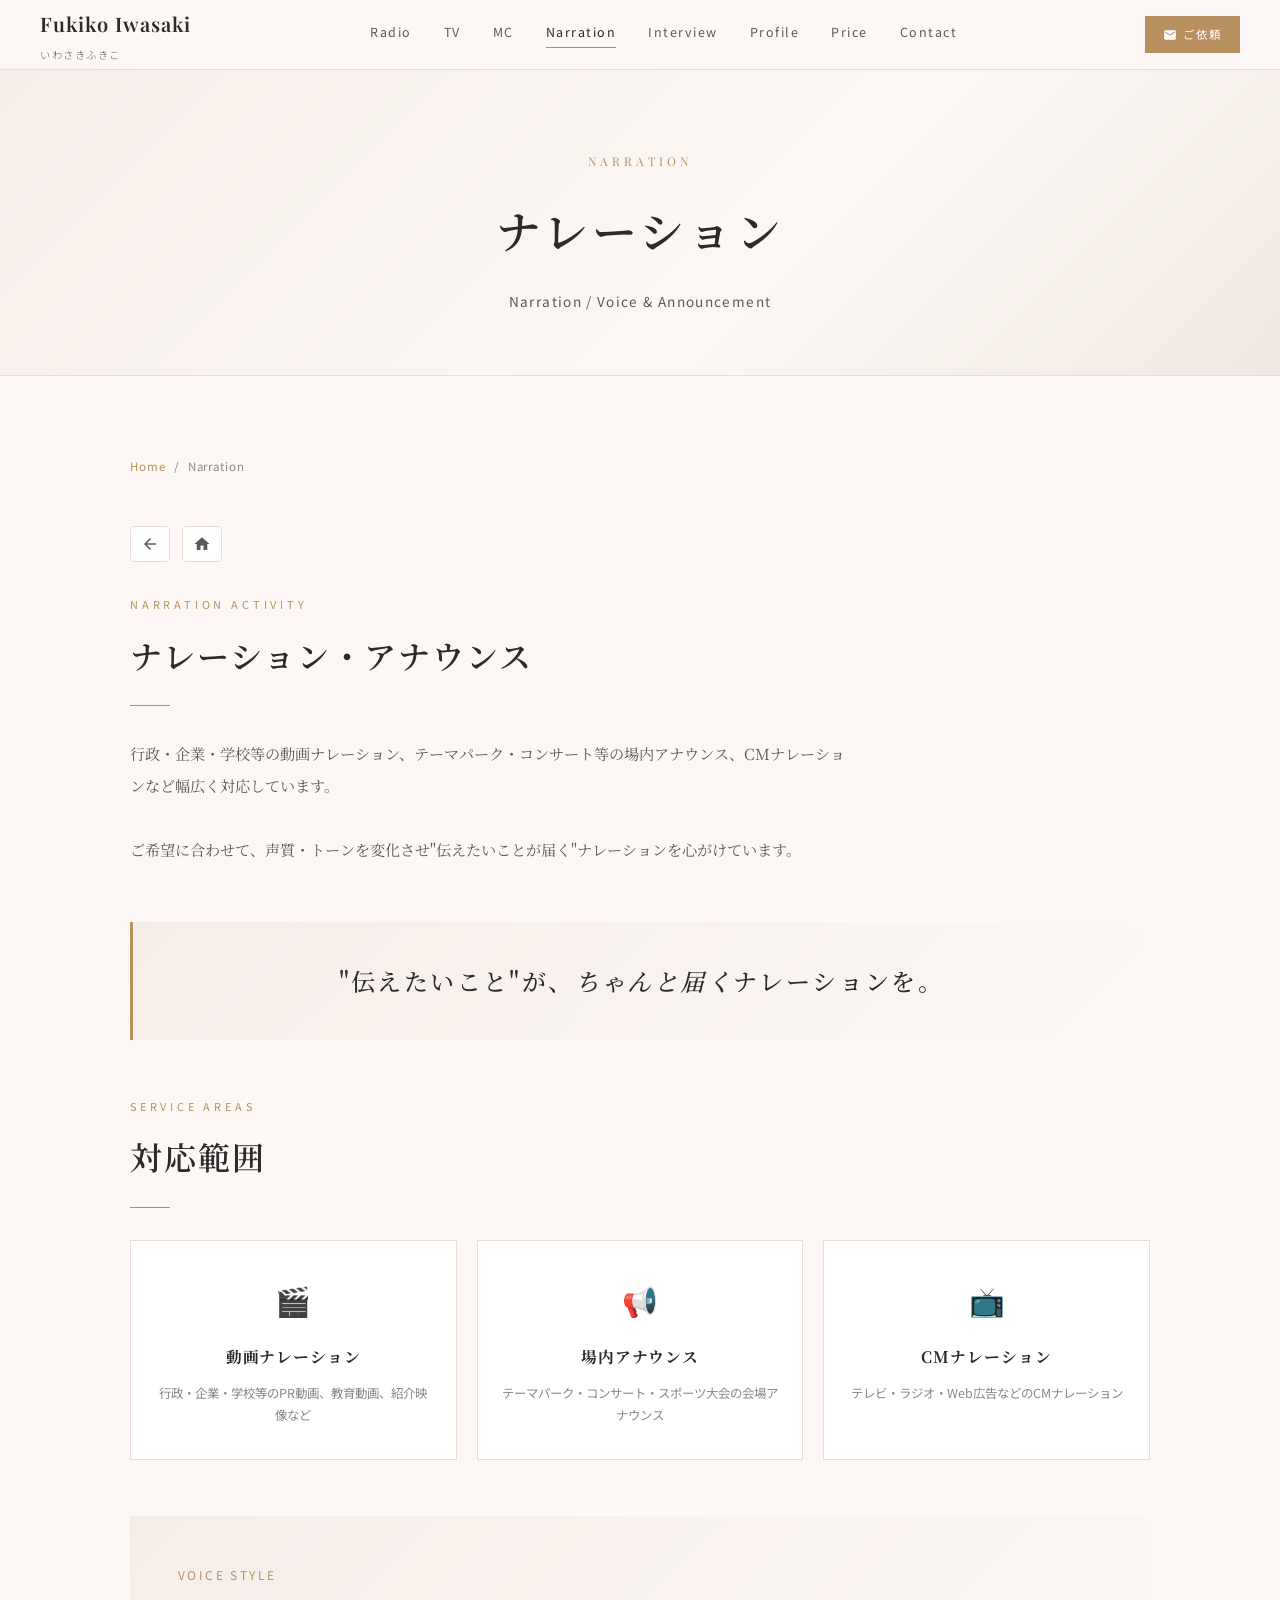
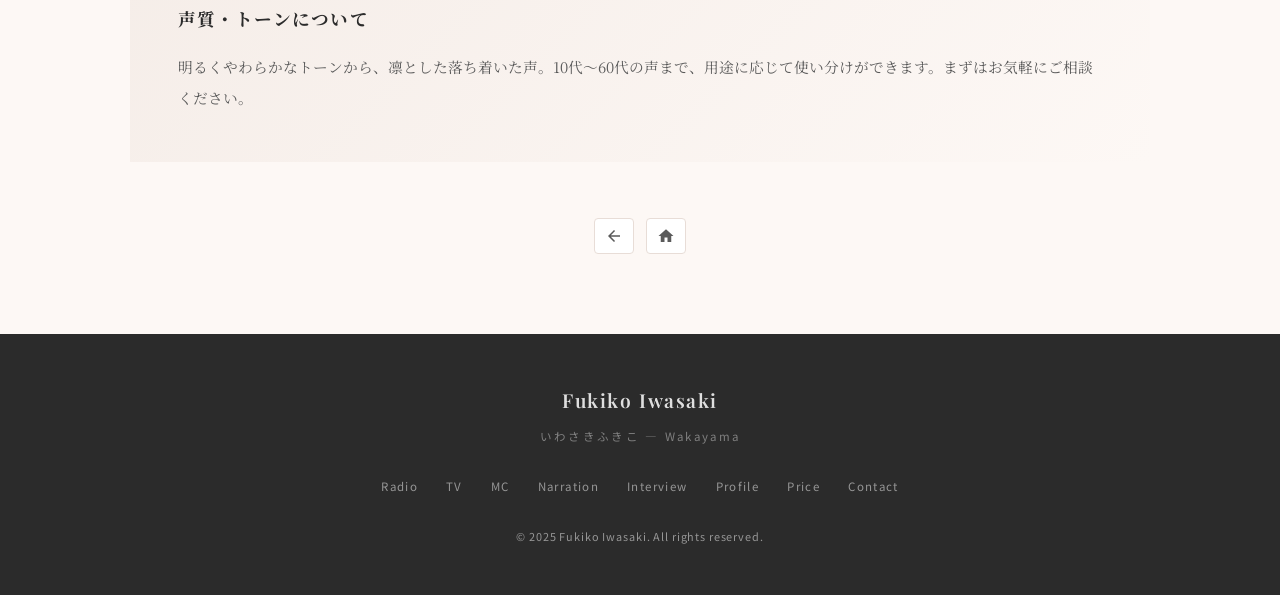
<file: narration.html>
<!DOCTYPE html>
<html lang="ja">
<head>
    <meta charset="UTF-8">
    <meta name="viewport" content="width=device-width, initial-scale=1.0">
    <title>Narration / ナレーション — いわさきふきこ</title>
    <meta name="description" content="いわさきふきこのナレーション活動。行政・企業・学校等の動画ナレーション、場内アナウンス、CMなど幅広く対応。">
    <link rel="stylesheet" href="style.css">
</head>
<body>
    <nav class="site-nav" id="siteNav">
        <a href="index.html" class="nav-logo">Fukiko Iwasaki<span>いわさきふきこ</span></a>
        <div class="nav-links">
            <a href="radio.html">Radio</a><a href="tv.html">TV</a><a href="mc.html">MC</a>
            <a href="narration.html" class="active">Narration</a>
            <a href="interview.html">Interview</a><a href="profile.html">Profile</a>
      <a href="price.html">Price</a>
      <a href="contact.html">Contact</a>
        </div>
        <a href="contact.html" class="nav-cta"><svg xmlns="http://www.w3.org/2000/svg" viewBox="0 0 24 24"><path d="M20 4H4c-1.1 0-2 .9-2 2v12c0 1.1.9 2 2 2h16c1.1 0 2-.9 2-2V6c0-1.1-.9-2-2-2zm0 4l-8 5-8-5V6l8 5 8-5v2z"/></svg>ご依頼</a>
        <button class="nav-toggle" id="navToggle" aria-label="メニュー"><span></span><span></span><span></span></button>
    </nav>
    <div class="nav-mobile" id="navMobile">
        <a href="radio.html">Radio — ラジオ</a><a href="tv.html">TV — テレビ</a>
        <a href="mc.html">MC — 司会</a><a href="narration.html">Narration — ナレーション</a>
        <a href="interview.html">Interview — インタビュー</a><a href="profile.html">Profile — プロフィール</a>
    <a href="price.html">Price — 料金</a>
    <a href="contact.html">Contact — お問い合わせ</a>
    </div>
    <div class="page-wrapper">
        <header class="page-hero">
            <p class="page-hero-en">Narration</p>
            <h1 class="page-hero-title">ナレーション</h1>
            <p class="page-hero-sub">Narration / Voice &amp; Announcement</p>
        </header>
        <main class="content-area">
            <nav class="breadcrumb">
                <a href="index.html">Home</a><span>/</span><span>Narration</span>
            </nav>
            <div class="page-nav-btns">
                <a href="javascript:history.back()" class="page-nav-btn">
                    <svg xmlns="http://www.w3.org/2000/svg" viewBox="0 0 24 24"><path d="M20 11H7.83l5.59-5.59L12 4l-8 8 8 8 1.41-1.41L7.83 13H20v-2z"/></svg>
                </a>
                <a href="index.html" class="page-nav-btn">
                    <svg xmlns="http://www.w3.org/2000/svg" viewBox="0 0 24 24"><path d="M10 20v-6h4v6h5v-8h3L12 3 2 12h3v8z"/></svg>
                </a>
            </div>
            <div class="fade-up">
                <p class="section-label">Narration Activity</p>
                <h2 class="section-title">ナレーション・アナウンス</h2>
                <div class="section-divider"></div>
                <p class="section-text">
                    行政・企業・学校等の動画ナレーション、テーマパーク・コンサート等の場内アナウンス、CMナレーションなど幅広く対応しています。<br><br>
                    ご希望に合わせて、声質・トーンを変化させ"伝えたいことが届く"ナレーションを心がけています。
                </p>
            </div>
            <div class="quote-block fade-up">
                <p class="quote-text">"伝えたいこと"が、<em>ちゃんと届く</em>ナレーションを。</p>
            </div>
            <div class="fade-up" style="margin: 56px 0;">
                <p class="section-label">Service Areas</p>
                <h2 class="section-title">対応範囲</h2>
                <div class="section-divider"></div>
                <div style="display: grid; grid-template-columns: repeat(auto-fit, minmax(240px, 1fr)); gap: 20px;">
                    <div
                        style="padding: 32px 24px; background: var(--color-surface); border: 1px solid var(--color-divider); text-align: center;">
                        <p style="font-size: 1.8rem; margin-bottom: 14px;">🎬</p>
                        <h3
                            style="font-family: var(--font-serif); font-size: 0.98rem; color: var(--color-charcoal); margin-bottom: 10px; letter-spacing: 0.06em;">
                            動画ナレーション</h3>
                        <p
                            style="font-family: var(--font-sans); font-size: 0.78rem; color: var(--color-light); line-height: 1.8;">
                            行政・企業・学校等のPR動画、教育動画、紹介映像など</p>
                    </div>
                    <div
                        style="padding: 32px 24px; background: var(--color-surface); border: 1px solid var(--color-divider); text-align: center;">
                        <p style="font-size: 1.8rem; margin-bottom: 14px;">📢</p>
                        <h3
                            style="font-family: var(--font-serif); font-size: 0.98rem; color: var(--color-charcoal); margin-bottom: 10px; letter-spacing: 0.06em;">
                            場内アナウンス</h3>
                        <p
                            style="font-family: var(--font-sans); font-size: 0.78rem; color: var(--color-light); line-height: 1.8;">
                            テーマパーク・コンサート・スポーツ大会の会場アナウンス</p>
                    </div>
                    <div
                        style="padding: 32px 24px; background: var(--color-surface); border: 1px solid var(--color-divider); text-align: center;">
                        <p style="font-size: 1.8rem; margin-bottom: 14px;">📺</p>
                        <h3
                            style="font-family: var(--font-serif); font-size: 0.98rem; color: var(--color-charcoal); margin-bottom: 10px; letter-spacing: 0.06em;">
                            CMナレーション</h3>
                        <p
                            style="font-family: var(--font-sans); font-size: 0.78rem; color: var(--color-light); line-height: 1.8;">
                            テレビ・ラジオ・Web広告などのCMナレーション</p>
                    </div>
                </div>
            </div>
            <div style="background: linear-gradient(135deg, #f5ede8, #fdf8f5); padding: 48px; margin-bottom: 56px;"
                class="fade-up">
                <p
                    style="font-family: var(--font-sans); font-size: 0.75rem; letter-spacing: 0.2em; color: var(--color-gold); margin-bottom: 16px;">
                    VOICE STYLE</p>
                <h3
                    style="font-family: var(--font-serif); font-size: 1.1rem; color: var(--color-charcoal); margin-bottom: 16px; letter-spacing: 0.06em;">
                    声質・トーンについて</h3>
                <p
                    style="font-family: var(--font-serif); font-size: 0.92rem; color: var(--color-mid); line-height: 2.1;">
                    明るくやわらかなトーンから、凛とした落ち着いた声。10代〜60代の声まで、用途に応じて使い分けができます。まずはお気軽にご相談ください。
                </p>
            </div>
            <div class="page-nav-btns page-nav-btns--bottom fade-up">
                <a href="javascript:history.back()" class="page-nav-btn">
                    <svg xmlns="http://www.w3.org/2000/svg" viewBox="0 0 24 24"><path d="M20 11H7.83l5.59-5.59L12 4l-8 8 8 8 1.41-1.41L7.83 13H20v-2z"/></svg>
                </a>
                <a href="index.html" class="page-nav-btn">
                    <svg xmlns="http://www.w3.org/2000/svg" viewBox="0 0 24 24"><path d="M10 20v-6h4v6h5v-8h3L12 3 2 12h3v8z"/></svg>
                </a>
            </div>
        </main>
    </div>
    <footer class="site-footer">
        <p class="footer-name">Fukiko Iwasaki</p>
        <p class="footer-title">いわさきふきこ — Wakayama</p>
        <nav class="footer-links">
            <a href="radio.html">Radio</a><a href="tv.html">TV</a><a href="mc.html">MC</a>
            <a href="narration.html">Narration</a><a href="interview.html">Interview</a><a href="profile.html">Profile</a>
      <a href="price.html">Price</a>
      <a href="contact.html">Contact</a>
        </nav>
        <p class="footer-copy">&copy; 2025 Fukiko Iwasaki. All rights reserved.</p>
    </footer>
    <script>
        const nav = document.getElementById('siteNav');
        window.addEventListener('scroll', () => nav.classList.toggle('scrolled', window.scrollY > 20));
        const toggle = document.getElementById('navToggle');
        const mobileMenu = document.getElementById('navMobile');
        toggle.addEventListener('click', () => { toggle.classList.toggle('open'); mobileMenu.classList.toggle('open'); });
        const observer = new IntersectionObserver((entries) => {
            entries.forEach(e => { if (e.isIntersecting) { e.target.classList.add('visible'); observer.unobserve(e.target); } });
        }, { threshold: 0.15 });
        document.querySelectorAll('.fade-up, .timeline-item').forEach(el => observer.observe(el));
    </script>
</body>
</html>
</file>
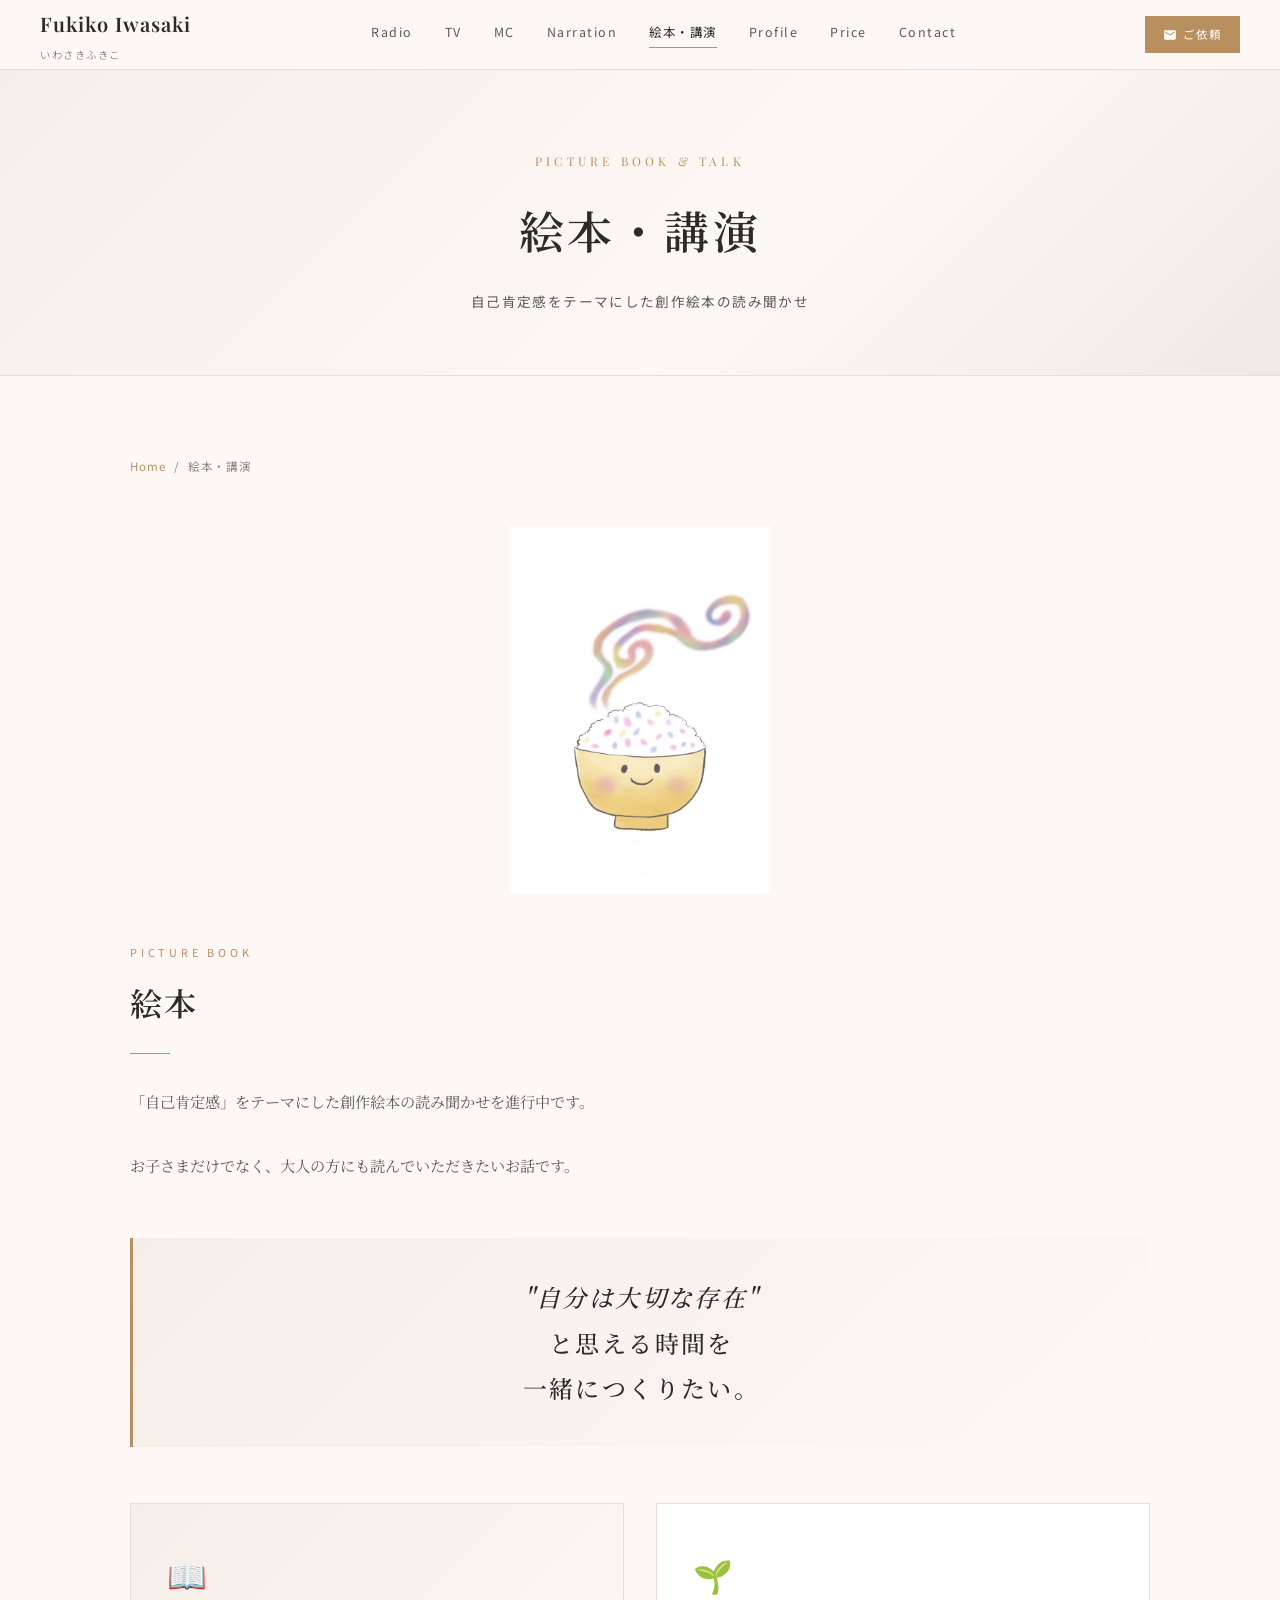
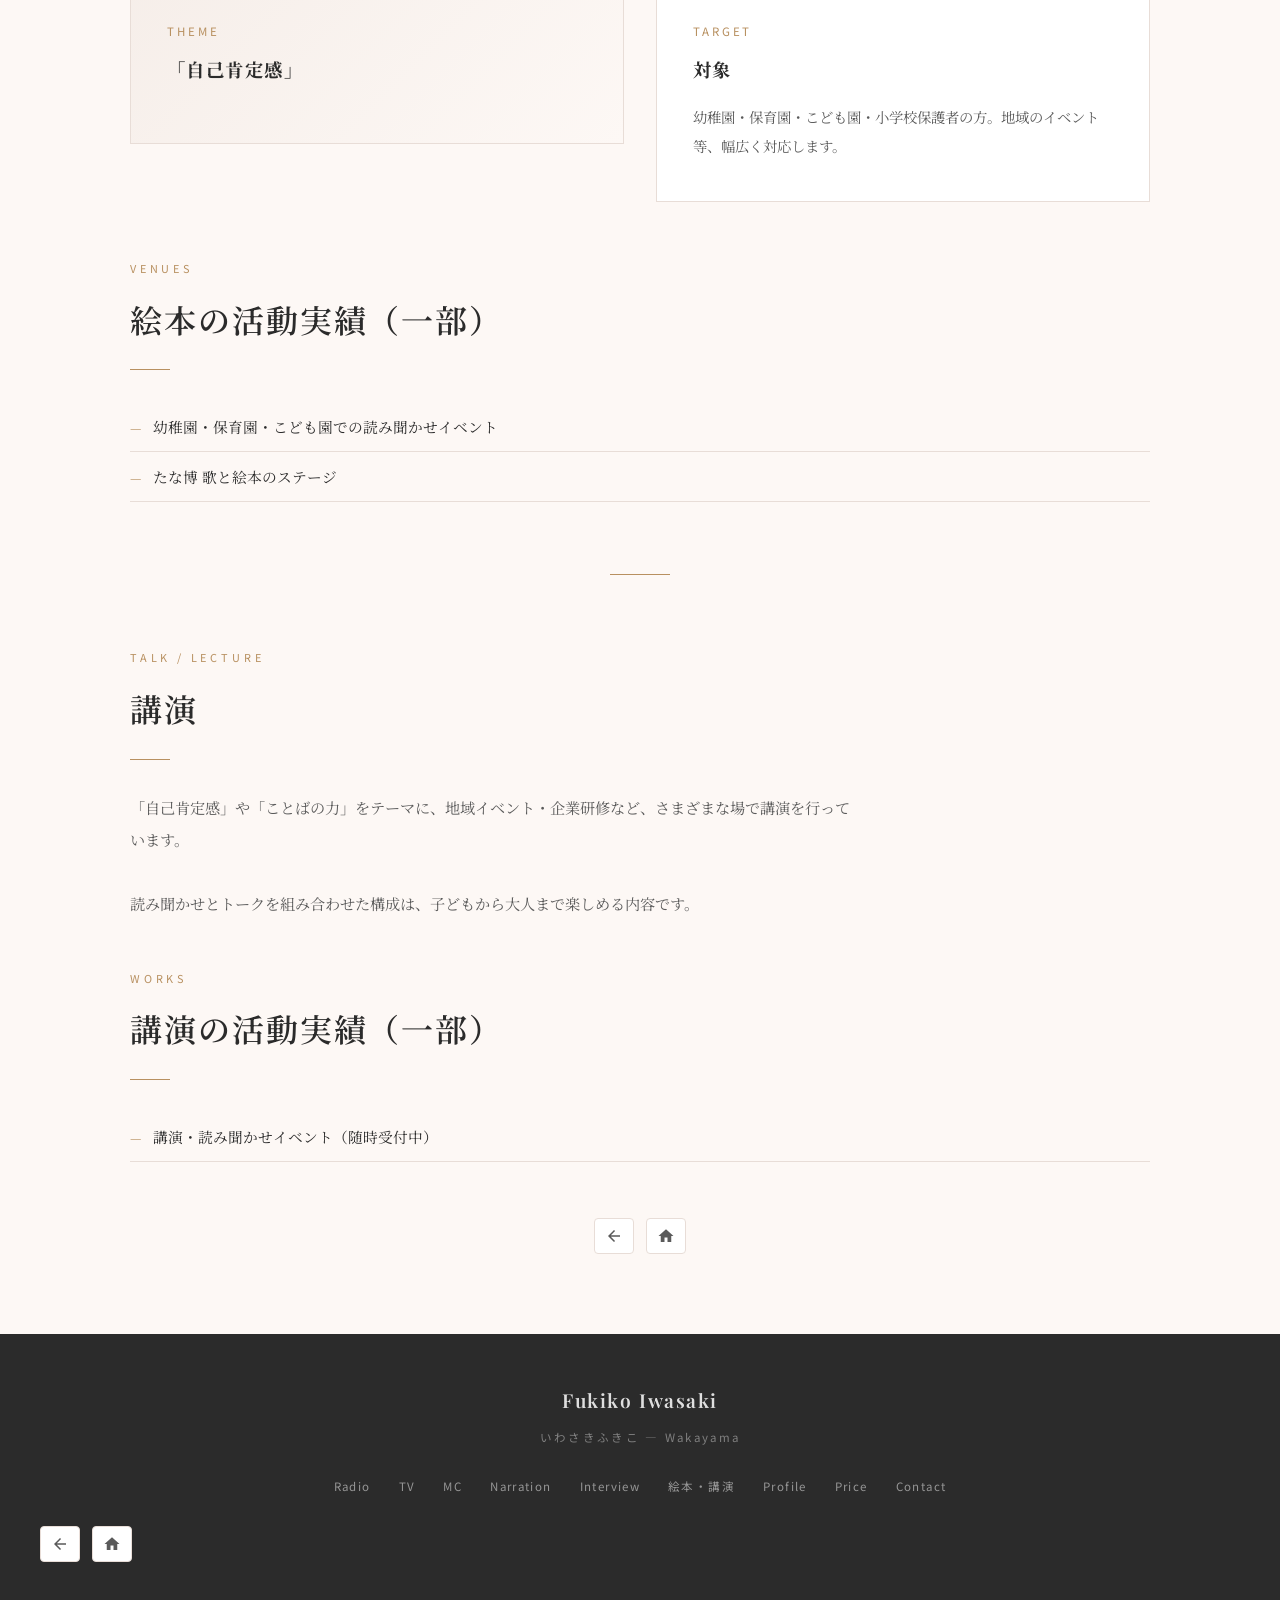
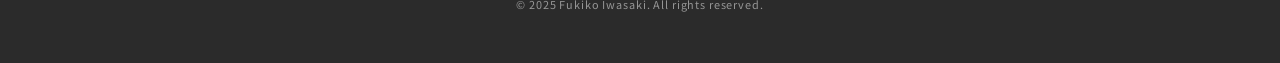
<file: picturebook.html>
<!DOCTYPE html>
<html lang="ja">
<head>
    <meta charset="UTF-8">
    <meta name="viewport" content="width=device-width, initial-scale=1.0">
    <title>絵本・講演 — いわさきふきこ</title>
    <meta name="description" content="いわさきふきこの絵本・講演活動。「自己肯定感」をテーマにした創作絵本の読み聞かせ。子どもたちや保護者に向けた活動。">
    <link rel="stylesheet" href="style.css">
</head>
<body>
    <nav class="site-nav" id="siteNav">
        <a href="index.html" class="nav-logo">Fukiko Iwasaki<span>いわさきふきこ</span></a>
        <div class="nav-links">
            <a href="radio.html">Radio</a><a href="tv.html">TV</a><a href="mc.html">MC</a>
            <a href="narration.html">Narration</a>
            <a href="picturebook.html" class="active">絵本・講演</a><a href="profile.html">Profile</a>
      <a href="price.html">Price</a>
      <a href="contact.html">Contact</a>
        </div>
        <a href="contact.html" class="nav-cta"><svg xmlns="http://www.w3.org/2000/svg" viewBox="0 0 24 24"><path d="M20 4H4c-1.1 0-2 .9-2 2v12c0 1.1.9 2 2 2h16c1.1 0 2-.9 2-2V6c0-1.1-.9-2-2-2zm0 4l-8 5-8-5V6l8 5 8-5v2z"/></svg>ご依頼</a>
        <button class="nav-toggle" id="navToggle" aria-label="メニュー"><span></span><span></span><span></span></button>
    </nav>
    <div class="nav-mobile" id="navMobile">
        <a href="radio.html">Radio — ラジオ</a><a href="tv.html">TV — テレビ</a>
        <a href="mc.html">MC — 司会</a><a href="narration.html">Narration — ナレーション</a>
        <a href="picturebook.html">Picture Books & Speaking — 絵本・講演</a><a href="profile.html">Profile — プロフィール</a>
    <a href="price.html">Price — 料金</a>
    <a href="contact.html">Contact — お問い合わせ</a>
    </div>
    <div class="page-wrapper">
        <header class="page-hero">
            <p class="page-hero-en">Picture Book &amp; Talk</p>
            <h1 class="page-hero-title">絵本・講演</h1>
            <p class="page-hero-sub">自己肯定感をテーマにした創作絵本の読み聞かせ</p>
        </header>
        <main class="content-area">
            <nav class="breadcrumb">
                <a href="index.html">Home</a><span>/</span><span>絵本・講演</span>
            </nav>

            <!-- ================================
                 絵本セクション
                 ================================ -->
            <div class="fade-up" style="text-align: center; margin-bottom: 48px;">
                <img src="ehon-gohan.png" alt="絵本イラスト" style="max-width: 260px; margin: 0 auto 32px;">
            </div>
            <div class="fade-up">
                <p class="section-label">Picture Book</p>
                <h2 class="section-title">絵本</h2>
                <div class="section-divider"></div>
                <p class="section-text">
                    「自己肯定感」をテーマにした創作絵本の読み聞かせを進行中です。<br><br>
                    お子さまだけでなく、大人の方にも読んでいただきたいお話です。
                </p>
            </div>
            <div class="quote-block fade-up">
                <p class="quote-text"><em>"自分は大切な存在"</em> <br>と思える時間を<br>一緒につくりたい。</p>
            </div>
            <!-- Theme & Target -->
            <div class="two-col fade-up" style="margin: 56px 0; gap: 32px;">
                <div style="padding: 40px 36px; background: linear-gradient(135deg, #f5ede8, #fdf8f5); border: 1px solid var(--color-divider);">
                    <p style="font-size: 2rem; margin-bottom: 16px;">📖</p>
                    <p style="font-family: var(--font-sans); font-size: 0.72rem; letter-spacing: 0.25em; color: var(--color-gold); margin-bottom: 10px;">THEME</p>
                    <h3 style="font-family: var(--font-serif); font-size: 1.15rem; color: var(--color-charcoal); margin-bottom: 16px; letter-spacing: 0.08em;">「自己肯定感」</h3>
                    <p style="font-family: var(--font-serif); font-size: 0.9rem; color: var(--color-mid); line-height: 2;">
                    
                    </p>
                </div>
                <div style="padding: 40px 36px; background: var(--color-surface); border: 1px solid var(--color-divider);">
                    <p style="font-size: 2rem; margin-bottom: 16px;">🌱</p>
                    <p style="font-family: var(--font-sans); font-size: 0.72rem; letter-spacing: 0.25em; color: var(--color-gold); margin-bottom: 10px;">TARGET</p>
                    <h3 style="font-family: var(--font-serif); font-size: 1.15rem; color: var(--color-charcoal); margin-bottom: 16px; letter-spacing: 0.08em;">対象</h3>
                    <p style="font-family: var(--font-serif); font-size: 0.9rem; color: var(--color-mid); line-height: 2;">
                        幼稚園・保育園・こども園・小学校保護者の方。地域のイベント等、幅広く対応します。
                    </p>
                </div>
            </div>
            <!-- 絵本の活動実績 -->
            <div class="fade-up" style="margin-bottom: 56px;">
                <p class="section-label">Venues</p>
                <h2 class="section-title">絵本の活動実績（一部）</h2>
                <div class="section-divider"></div>
                <div class="works-list">
                    <ul>
                        <li>幼稚園・保育園・こども園での読み聞かせイベント</li>
                        <li>たな博 歌と絵本のステージ</li>
                    </ul>
                </div>
            </div>

            <!-- ================================
                 区切り線
                 ================================ -->
            <div class="fade-up" style="margin: 72px 0; text-align: center;">
                <div style="width: 60px; height: 1px; background: var(--color-gold); margin: 0 auto;"></div>
            </div>

            <!-- ================================
                 講演セクション
                 ================================ -->
            <div class="fade-up">
                <p class="section-label">Talk / Lecture</p>
                <h2 class="section-title">講演</h2>
                <div class="section-divider"></div>
                <p class="section-text">
                    「自己肯定感」や「ことばの力」をテーマに、地域イベント・企業研修など、さまざまな場で講演を行っています。<br><br>
                    読み聞かせとトークを組み合わせた構成は、子どもから大人まで楽しめる内容です。
                </p>
            </div>
            <!-- 講演の活動実績 -->
            <div class="fade-up" style="margin: 48px 0 56px;">
                <p class="section-label">Works</p>
                <h2 class="section-title">講演の活動実績（一部）</h2>
                <div class="section-divider"></div>
                <div class="works-list">
                    <ul>
                        <li>講演・読み聞かせイベント（随時受付中）</li>
                    </ul>
                </div>
            </div>


            <div class="page-nav-btns page-nav-btns--bottom fade-up">
                <a href="javascript:history.back()" class="page-nav-btn">
                    <svg xmlns="http://www.w3.org/2000/svg" viewBox="0 0 24 24"><path d="M20 11H7.83l5.59-5.59L12 4l-8 8 8 8 1.41-1.41L7.83 13H20v-2z"/></svg>
                </a>
                <a href="index.html" class="page-nav-btn">
                    <svg xmlns="http://www.w3.org/2000/svg" viewBox="0 0 24 24"><path d="M10 20v-6h4v6h5v-8h3L12 3 2 12h3v8z"/></svg>
                </a>
            </div>
        </main>
    </div>
    <footer class="site-footer">
        <p class="footer-name">Fukiko Iwasaki</p>
        <p class="footer-title">いわさきふきこ — Wakayama</p>
        <nav class="footer-links">
            <a href="radio.html">Radio</a><a href="tv.html">TV</a><a href="mc.html">MC</a>
            <a href="narration.html">Narration</a><a href="interview.html">Interview</a>
            <a href="picturebook.html">絵本・講演</a><a href="profile.html">Profile</a>
      <a href="price.html">Price</a>
      <a href="contact.html">Contact</a>
        </nav>
            <div class="page-nav-btns">
                <a href="javascript:history.back()" class="page-nav-btn">
                    <svg xmlns="http://www.w3.org/2000/svg" viewBox="0 0 24 24"><path d="M20 11H7.83l5.59-5.59L12 4l-8 8 8 8 1.41-1.41L7.83 13H20v-2z"/></svg>
                </a>
                <a href="index.html" class="page-nav-btn">
                    <svg xmlns="http://www.w3.org/2000/svg" viewBox="0 0 24 24"><path d="M10 20v-6h4v6h5v-8h3L12 3 2 12h3v8z"/></svg>
                </a>
            </div>
        <p class="footer-copy">&copy; 2025 Fukiko Iwasaki. All rights reserved.</p>
    </footer>
    <script>
        const nav = document.getElementById('siteNav');
        window.addEventListener('scroll', () => nav.classList.toggle('scrolled', window.scrollY > 20));
        const toggle = document.getElementById('navToggle');
        const mobileMenu = document.getElementById('navMobile');
        toggle.addEventListener('click', () => { toggle.classList.toggle('open'); mobileMenu.classList.toggle('open'); });
        const observer = new IntersectionObserver((entries) => {
            entries.forEach(e => { if (e.isIntersecting) { e.target.classList.add('visible'); observer.unobserve(e.target); } });
        }, { threshold: 0.15 });
        document.querySelectorAll('.fade-up, .timeline-item').forEach(el => observer.observe(el));
    </script>
</body>
</html>
</file>
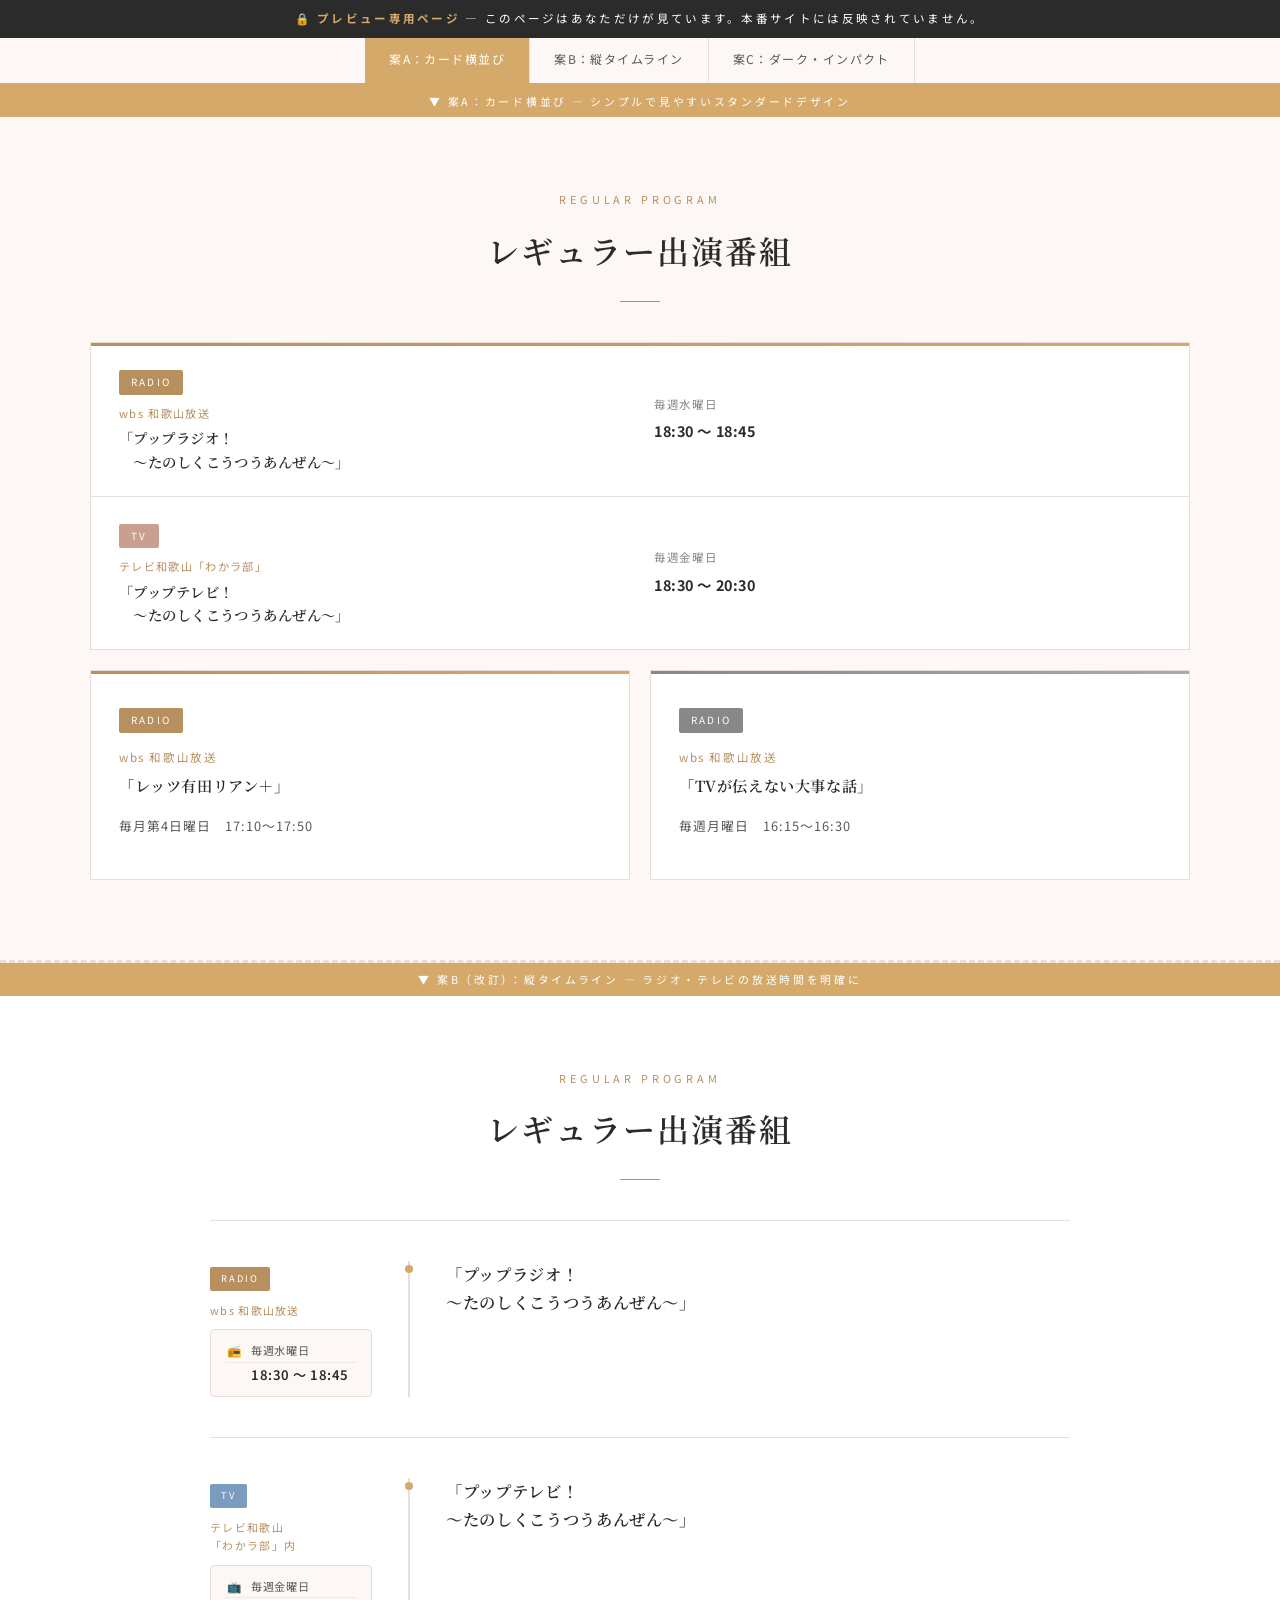
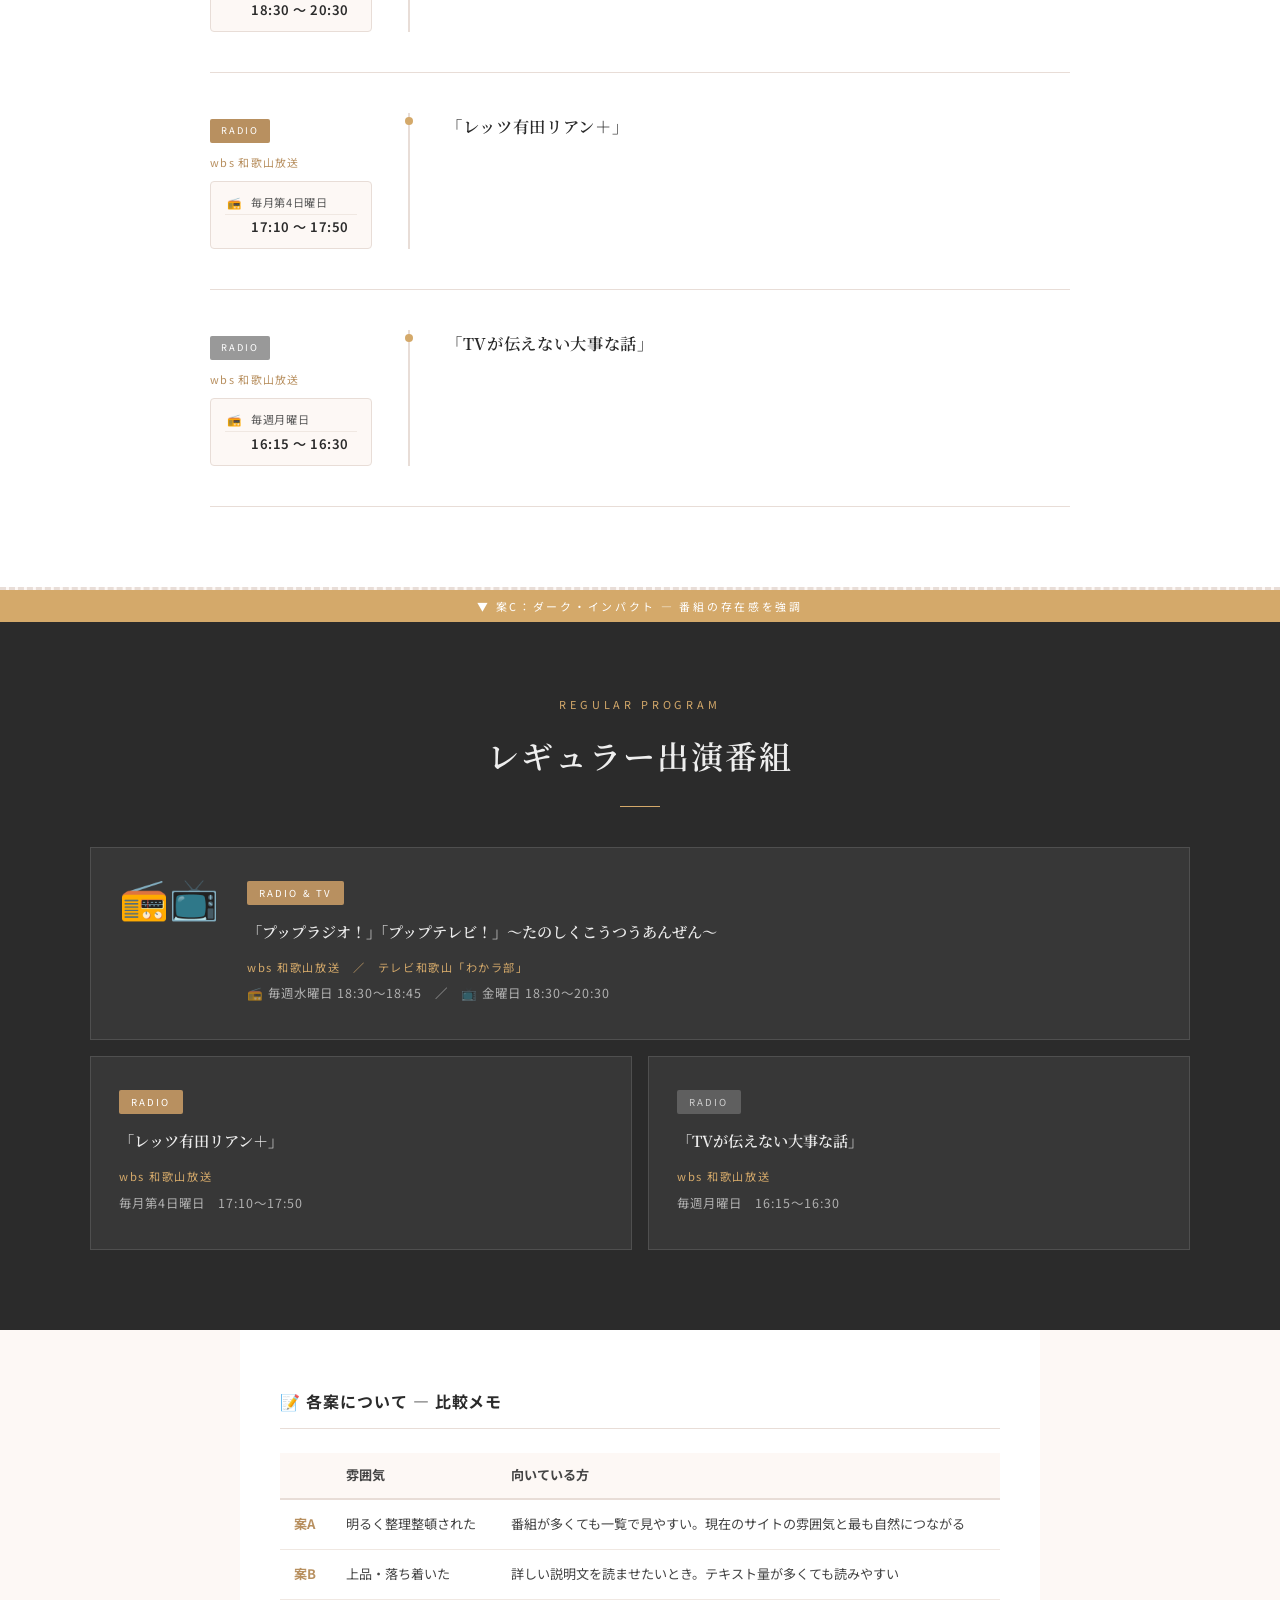
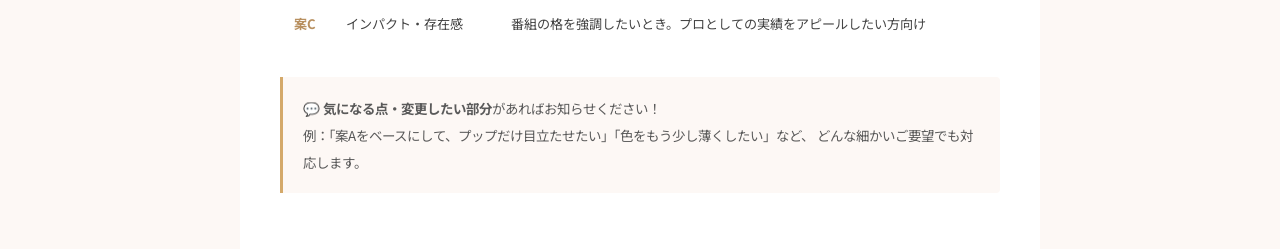
<file: preview-regular.html>
<!DOCTYPE html>
<html lang="ja">
<head>
  <meta charset="UTF-8">
  <meta name="viewport" content="width=device-width, initial-scale=1.0">
  <title>【プレビュー】レギュラー番組セクション デザイン案</title>
  <link rel="stylesheet" href="style.css">
  <style>
    /* ===== プレビュー専用ラベル ===== */
    .preview-banner {
      position: fixed;
      top: 0; left: 0; right: 0;
      z-index: 9999;
      background: #2b2b2b;
      color: #fff;
      text-align: center;
      font-size: 0.72rem;
      letter-spacing: 0.2em;
      padding: 8px;
      font-family: 'Noto Sans JP', sans-serif;
    }
    .preview-banner span { color: #d4a96a; font-weight: bold; }
    .preview-nav {
      position: sticky;
      top: 36px;
      z-index: 998;
      background: rgba(253,248,245,0.97);
      border-bottom: 2px solid #d4a96a;
      display: flex;
      justify-content: center;
      gap: 0;
      font-family: 'Noto Sans JP', sans-serif;
    }
    .preview-nav a {
      display: block;
      padding: 12px 24px;
      font-size: 0.75rem;
      letter-spacing: 0.12em;
      color: #5a5a5a;
      text-decoration: none;
      border-right: 1px solid #e8ddd7;
      transition: all 0.25s;
    }
    .preview-nav a:hover,
    .preview-nav a.active {
      background: #d4a96a;
      color: #fff;
    }
    .plan-label {
      background: #d4a96a;
      color: #fff;
      font-family: 'Noto Sans JP', sans-serif;
      font-size: 0.68rem;
      letter-spacing: 0.25em;
      padding: 6px 20px;
      text-align: center;
    }
    .plan-divider {
      border: none;
      border-top: 3px dashed #e8ddd7;
      margin: 0;
    }
    body { padding-top: 36px; }

    /* ===================================================
       案A : カード横並び（シンプル・見やすい）
       =================================================== */
    .planA {
      background: #fdf8f5;
      padding: 72px 40px 80px;
    }
    .planA .inner {
      max-width: 1100px;
      margin: 0 auto;
    }
    .planA-grid {
      display: grid;
      grid-template-columns: repeat(2, 1fr);
      gap: 20px;
      margin-top: 40px;
    }
    /* プップ：上下2段ライン */
    .planA-pupp-wrap {
      grid-column: 1 / -1;
      border: 1px solid #e8ddd7;
      background: #fff;
      position: relative;
      overflow: hidden;
      transition: box-shadow 0.3s, transform 0.3s;
    }
    .planA-pupp-wrap:hover {
      box-shadow: 0 6px 28px rgba(0,0,0,0.09);
      transform: translateY(-3px);
    }
    .planA-pupp-wrap::before {
      content: '';
      position: absolute;
      top: 0; left: 0; right: 0;
      height: 3px;
      background: linear-gradient(90deg, #b89060, #d4a96a);
    }
    /* 1番組 = 1行 */
    .planA-pupp-row {
      display: grid;
      grid-template-columns: 1fr 1fr;
      align-items: center;
      gap: 0 28px;
      padding: 22px 28px;
      transition: background 0.2s;
    }
    .planA-pupp-row:hover { background: #fdf8f5; }
    .planA-pupp-row + .planA-pupp-row {
      border-top: 1px solid #e8ddd7;
    }
    /* 番組名 */
    .planA-pupp-title {
      font-family: 'Noto Serif JP', serif;
      font-size: 0.9rem;
      font-weight: 600;
      color: #2b2b2b;
      line-height: 1.65;
      letter-spacing: 0.03em;
    }
    /* 局名 */
    .planA-pupp-station {
      font-family: 'Noto Sans JP', sans-serif;
      font-size: 0.7rem;
      color: #b89060;
      letter-spacing: 0.12em;
      margin-bottom: 2px;
    }
    /* 曜日 */
    .planA-pupp-day {
      font-family: 'Noto Sans JP', sans-serif;
      font-size: 0.72rem;
      color: #888;
      letter-spacing: 0.06em;
      margin-bottom: 2px;
    }
    /* 時間 */
    .planA-pupp-time {
      font-family: 'Noto Sans JP', sans-serif;
      font-size: 0.9rem;
      font-weight: 700;
      color: #2b2b2b;
      letter-spacing: 0.04em;
    }
    /* 説明文エリア */
    .planA-pupp-desc-area {
      padding: 0 28px 22px;
      border-top: 1px dashed #e8ddd7;
      margin-top: 0;
    }
    .planA-pupp-desc-area p {
      font-family: 'Noto Serif JP', serif;
      font-size: 0.78rem;
      color: #888;
      line-height: 2.0;
      padding-top: 16px;
    }
    .planA-card {
      background: #fff;
      border: 1px solid #e8ddd7;
      padding: 32px 28px 28px;
      position: relative;
      transition: box-shadow 0.3s, transform 0.3s;
    }
    .planA-card:hover {
      box-shadow: 0 6px 28px rgba(0,0,0,0.09);
      transform: translateY(-3px);
    }
    .planA-card::before {
      content: '';
      position: absolute;
      top: 0; left: 0; right: 0;
      height: 3px;
    }
    .planA-card.radio::before  { background: linear-gradient(90deg,#b89060,#d4a96a); }
    .planA-card.tv::before     { background: linear-gradient(90deg,#c9a090,#e8c5b5); }
    .planA-card.radio2::before { background: linear-gradient(90deg,#b89060,#d4a96a); }
    .planA-card.radio3::before { background: linear-gradient(90deg,#888,#aaa); }
    .planA-media-badge {
      font-family: 'Noto Sans JP', sans-serif;
      font-size: 0.62rem;
      letter-spacing: 0.22em;
      color: #fff;
      display: inline-block;
      padding: 3px 12px;
      border-radius: 2px;
      margin-bottom: 14px;
    }
    .badge-radio  { background: #b89060; }
    .badge-tv     { background: #c9a090; }
    .badge-assist { background: #888; }
    .planA-card h3 {
      font-family: 'Noto Serif JP', serif;
      font-size: 0.95rem;
      font-weight: 600;
      color: #2b2b2b;
      line-height: 1.65;
      margin-bottom: 16px;
      letter-spacing: 0.04em;
    }
    .planA-card .station {
      font-family: 'Noto Sans JP', sans-serif;
      font-size: 0.72rem;
      color: #b89060;
      letter-spacing: 0.14em;
      margin-bottom: 4px;
    }
    .planA-card .airtime {
      font-family: 'Noto Sans JP', sans-serif;
      font-size: 0.8rem;
      color: #5a5a5a;
      letter-spacing: 0.08em;
      line-height: 1.8;
      margin-bottom: 14px;
    }
    .planA-card .desc {
      font-family: 'Noto Serif JP', serif;
      font-size: 0.78rem;
      color: #888;
      line-height: 1.95;
    }
    .planA-card .role-tag {
      display: inline-block;
      margin-top: 14px;
      font-family: 'Noto Sans JP', sans-serif;
      font-size: 0.65rem;
      letter-spacing: 0.1em;
      color: #b89060;
      border: 1px solid #d4a96a;
      padding: 2px 10px;
      border-radius: 12px;
    }


    /* ===================================================
       案B : タイムライン縦並び（上品・落ち着いた）— 改訂版
       =================================================== */
    .planB {
      background: #fff;
      padding: 72px 40px 80px;
    }
    .planB .inner {
      max-width: 860px;
      margin: 0 auto;
    }
    .planB-list {
      margin-top: 40px;
      display: flex;
      flex-direction: column;
      gap: 0;
    }

    /* 1行 = 左カラム（メディア種別＋局名＋曜日時間）＋右カラム（番組詳細） */
    .planB-item {
      display: grid;
      grid-template-columns: 200px 1fr;
      gap: 0;
      padding: 40px 0;
      border-bottom: 1px solid #e8ddd7;
      align-items: start;
    }
    .planB-item:first-child { border-top: 1px solid #e8ddd7; }

    /* ---- 左カラム ---- */
    .planB-left {
      padding-right: 36px;
      border-right: 2px solid #e8ddd7;
      position: relative;
    }
    /* ゴールドの縦線ドット（アクセント） */
    .planB-left::after {
      content: '';
      position: absolute;
      right: -5px;
      top: 4px;
      width: 8px;
      height: 8px;
      border-radius: 50%;
      background: #d4a96a;
    }

    /* メディア種別バッジ（RADIO / TV） */
    .planB-badge {
      font-family: 'Noto Sans JP', sans-serif;
      font-size: 0.58rem;
      letter-spacing: 0.22em;
      color: #fff;
      display: inline-block;
      padding: 3px 11px;
      border-radius: 2px;
      margin-bottom: 10px;
    }
    .planB-badge.b-radio  { background: #b89060; }
    .planB-badge.b-tv     { background: #7a9cbf; }
    .planB-badge.b-assist { background: #999; }

    /* 局名 */
    .planB-station-sm {
      font-family: 'Noto Sans JP', sans-serif;
      font-size: 0.68rem;
      color: #b89060;
      letter-spacing: 0.12em;
      margin-bottom: 10px;
      line-height: 1.7;
    }

    /* 放送日時ブロック */
    .planB-airblock {
      background: #fdf8f5;
      border: 1px solid #e8ddd7;
      border-radius: 4px;
      padding: 10px 14px;
    }
    .planB-airrow {
      display: flex;
      align-items: baseline;
      gap: 8px;
      line-height: 1;
      padding: 5px 0;
    }
    .planB-airrow + .planB-airrow {
      border-top: 1px solid #f0e8e2;
    }
    .planB-media-icon {
      font-size: 0.72rem;
      flex-shrink: 0;
      width: 18px;
      text-align: center;
    }
    .planB-airday {
      font-family: 'Noto Sans JP', sans-serif;
      font-size: 0.7rem;
      color: #5a5a5a;
      letter-spacing: 0.06em;
      white-space: nowrap;
    }
    .planB-airtime-num {
      font-family: 'Noto Sans JP', sans-serif;
      font-size: 0.82rem;
      font-weight: 600;
      color: #2b2b2b;
      letter-spacing: 0.04em;
      white-space: nowrap;
    }

    /* ---- 右カラム ---- */
    .planB-right {
      padding-left: 36px;
    }
    .planB-title {
      font-family: 'Noto Serif JP', serif;
      font-size: 1.02rem;
      font-weight: 600;
      color: #2b2b2b;
      line-height: 1.7;
      margin-bottom: 12px;
      letter-spacing: 0.04em;
    }
    .planB-desc {
      font-family: 'Noto Serif JP', serif;
      font-size: 0.82rem;
      color: #888;
      line-height: 2.0;
    }
    .planB-role {
      display: inline-block;
      margin-top: 12px;
      font-family: 'Noto Sans JP', sans-serif;
      font-size: 0.62rem;
      letter-spacing: 0.12em;
      color: #b89060;
      border: 1px solid #d4a96a;
      padding: 3px 12px;
      border-radius: 12px;
    }


    /* ===================================================
       案C : ヒーロー帯＋カード（インパクト重視）
       =================================================== */
    .planC {
      background: #2b2b2b;
      padding: 72px 40px 80px;
    }
    .planC .inner {
      max-width: 1100px;
      margin: 0 auto;
    }
    .planC .section-label { color: #d4a96a; }
    .planC .section-title { color: rgba(255,255,255,0.92); }
    .planC .section-divider { background: #d4a96a; }
    .planC-grid {
      display: grid;
      grid-template-columns: 1fr 1fr;
      gap: 16px;
      margin-top: 40px;
    }
    .planC-card {
      background: rgba(255,255,255,0.06);
      border: 1px solid rgba(255,255,255,0.12);
      padding: 28px 28px 24px;
      position: relative;
      overflow: hidden;
      transition: background 0.3s, border-color 0.3s;
    }
    .planC-card:hover {
      background: rgba(255,255,255,0.10);
      border-color: rgba(212,169,106,0.5);
    }
    .planC-card::after {
      content: '';
      position: absolute;
      bottom: 0; left: 0; right: 0;
      height: 2px;
      background: linear-gradient(90deg,#b89060,#d4a96a,#e8c5b5);
      transform: scaleX(0);
      transition: transform 0.4s ease;
    }
    .planC-card:hover::after { transform: scaleX(1); }
    .planC-badge {
      font-family: 'Noto Sans JP', sans-serif;
      font-size: 0.6rem;
      letter-spacing: 0.22em;
      padding: 3px 12px;
      border-radius: 2px;
      margin-bottom: 14px;
      display: inline-block;
    }
    .planC-badge.radio { background: #b89060; color: #fff; }
    .planC-badge.tv    { background: #c9a090; color: #fff; }
    .planC-badge.assist{ background: rgba(255,255,255,0.2); color: rgba(255,255,255,0.7); }
    .planC-card h3 {
      font-family: 'Noto Serif JP', serif;
      font-size: 0.95rem;
      font-weight: 600;
      color: rgba(255,255,255,0.9);
      line-height: 1.7;
      margin-bottom: 12px;
    }
    .planC-station {
      font-family: 'Noto Sans JP', sans-serif;
      font-size: 0.7rem;
      color: #d4a96a;
      letter-spacing: 0.14em;
      margin-bottom: 4px;
    }
    .planC-airtime {
      font-family: 'Noto Sans JP', sans-serif;
      font-size: 0.78rem;
      color: rgba(255,255,255,0.6);
      letter-spacing: 0.08em;
      line-height: 1.85;
      margin-bottom: 10px;
    }
    .planC-desc {
      font-family: 'Noto Serif JP', serif;
      font-size: 0.76rem;
      color: rgba(255,255,255,0.5);
      line-height: 1.95;
    }
    .planC-role {
      display: inline-block;
      margin-top: 12px;
      font-family: 'Noto Sans JP', sans-serif;
      font-size: 0.62rem;
      letter-spacing: 0.1em;
      color: #d4a96a;
      border: 1px solid rgba(212,169,106,0.5);
      padding: 2px 10px;
      border-radius: 12px;
    }
    /* 案Cの大きいカード（プップ） */
    .planC-card.featured {
      grid-column: 1 / -1;
      display: grid;
      grid-template-columns: auto 1fr;
      gap: 28px;
      align-items: start;
    }
    .planC-card.featured .planC-icon {
      font-size: 2.5rem;
      line-height: 1;
    }


    /* ===================================================
       共通 heading  (再利用)
       =================================================== */
    .prog-heading {
      text-align: center;
      margin-bottom: 8px;
    }

    /* ===================================================
       レスポンシブ
       =================================================== */
    @media (max-width: 900px) {
      .planA-grid { grid-template-columns: 1fr 1fr; }
      .planA-pupp-row { grid-template-columns: 1fr 1fr; gap: 0 16px; }
      .planC-grid { grid-template-columns: 1fr; }
      .planC-card.featured { grid-template-columns: 1fr; }
      .planB-item { grid-template-columns: 160px 1fr; }
    }
    @media (max-width: 640px) {
      .planA-grid { grid-template-columns: 1fr; }
      /* プップ：スマホは縦積み */
      .planA-pupp-row {
        grid-template-columns: 1fr;
        gap: 6px 0;
        padding: 18px 20px;
      }
      .planA-pupp-desc-area { padding: 0 20px 18px; }
      .planB-item { grid-template-columns: 1fr; }
      .planB-left {
        border-right: none;
        border-bottom: 2px solid #e8ddd7;
        padding-right: 0;
        padding-bottom: 16px;
        margin-bottom: 20px;
      }
      .planB-left::after { display: none; }
      .planB-right { padding-left: 0; }
      .preview-nav { flex-wrap: wrap; }
      .preview-nav a { font-size: 0.68rem; padding: 10px 14px; }
    }
  </style>
</head>
<body>

<!-- プレビュー専用バナー -->
<div class="preview-banner">
  🔒 <span>プレビュー専用ページ</span> — このページはあなただけが見ています。本番サイトには反映されていません。
</div>

<!-- 案の切り替えナビ -->
<nav class="preview-nav">
  <a href="#planA" class="active">案A：カード横並び</a>
  <a href="#planB">案B：縦タイムライン</a>
  <a href="#planC">案C：ダーク・インパクト</a>
</nav>


<!-- ============================================================
     案A：カード横並び（シンプル・見やすい）
     ============================================================ -->
<div class="plan-label" id="planA">▼ 案A：カード横並び — シンプルで見やすいスタンダードデザイン</div>

<section class="planA">
  <div class="inner">
    <div class="prog-heading fade-up" style="text-align:center;">
      <p class="section-label">Regular Program</p>
      <h2 class="section-title">レギュラー出演番組</h2>
      <div class="section-divider" style="margin:0 auto;"></div>
    </div>

    <div class="planA-grid">

      <!-- プップ（上下2段・横割り） -->
      <div class="planA-pupp-wrap fade-up">

        <!-- ラジオ行 -->
        <div class="planA-pupp-row">
          <div>
            <span class="planA-media-badge badge-radio" style="margin-bottom:8px;">RADIO</span>
            <p class="planA-pupp-station">wbs 和歌山放送</p>
            <p class="planA-pupp-title">「プップラジオ！<br>　〜たのしくこうつうあんぜん〜」</p>
          </div>
          <div>
            <p class="planA-pupp-day">毎週水曜日</p>
            <p class="planA-pupp-time">18:30 〜 18:45</p>
          </div>
        </div>

        <!-- テレビ行 -->
        <div class="planA-pupp-row">
          <div>
            <span class="planA-media-badge badge-tv" style="margin-bottom:8px;">TV</span>
            <p class="planA-pupp-station">テレビ和歌山「わかラ部」</p>
            <p class="planA-pupp-title">「プップテレビ！<br>　〜たのしくこうつうあんぜん〜」</p>
          </div>
          <div>
            <p class="planA-pupp-day">毎週金曜日</p>
            <p class="planA-pupp-time">18:30 〜 20:30</p>
          </div>
        </div>


      </div>

      <!-- レッツ有田リアン -->
      <div class="planA-card radio2 fade-up">
        <span class="planA-media-badge badge-radio">RADIO</span>
        <p class="station">wbs 和歌山放送</p>
        <h3>「レッツ有田リアン＋」</h3>
        <p class="airtime">毎月第4日曜日　17:10〜17:50</p>
      </div>

      <!-- TVが伝えない大事な話 -->
      <div class="planA-card radio3 fade-up">
        <span class="planA-media-badge badge-assist">RADIO</span>
        <p class="station">wbs 和歌山放送</p>
        <h3>「TVが伝えない大事な話」</h3>
        <p class="airtime">毎週月曜日　16:15〜16:30</p>
      </div>

    </div>
  </div>
</section>

<hr class="plan-divider">


<!-- ============================================================
     案B（改訂版）：縦タイムライン — 放送時間を明確に
     ============================================================ -->
<div class="plan-label" id="planB">▼ 案B（改訂）：縦タイムライン — ラジオ・テレビの放送時間を明確に</div>

<section class="planB">
  <div class="inner">
    <div class="prog-heading fade-up" style="text-align:center;">
      <p class="section-label">Regular Program</p>
      <h2 class="section-title">レギュラー出演番組</h2>
      <div class="section-divider" style="margin:0 auto;"></div>
    </div>

    <div class="planB-list">

      <!-- ① プップラジオ -->
      <div class="planB-item fade-up">
        <div class="planB-left">
          <span class="planB-badge b-radio">RADIO</span>
          <p class="planB-station-sm">wbs 和歌山放送</p>
          <div class="planB-airblock">
            <div class="planB-airrow">
              <span class="planB-media-icon">📻</span>
              <span class="planB-airday">毎週水曜日</span>
            </div>
            <div class="planB-airrow">
              <span class="planB-media-icon"></span>
              <span class="planB-airtime-num">18:30 〜 18:45</span>
            </div>
          </div>
        </div>
        <div class="planB-right">
          <p class="planB-title">「プップラジオ！<br>〜たのしくこうつうあんぜん〜」</p>
        </div>
      </div>

      <!-- ② プップテレビ -->
      <div class="planB-item fade-up">
        <div class="planB-left">
          <span class="planB-badge b-tv">TV</span>
          <p class="planB-station-sm">テレビ和歌山<br>「わかラ部」内</p>
          <div class="planB-airblock">
            <div class="planB-airrow">
              <span class="planB-media-icon">📺</span>
              <span class="planB-airday">毎週金曜日</span>
            </div>
            <div class="planB-airrow">
              <span class="planB-media-icon"></span>
              <span class="planB-airtime-num">18:30 〜 20:30</span>
            </div>
          </div>
        </div>
        <div class="planB-right">
          <p class="planB-title">「プップテレビ！<br>〜たのしくこうつうあんぜん〜」</p>
        </div>
      </div>

      <!-- ③ レッツ有田リアン -->
      <div class="planB-item fade-up">
        <div class="planB-left">
          <span class="planB-badge b-radio">RADIO</span>
          <p class="planB-station-sm">wbs 和歌山放送</p>
          <div class="planB-airblock">
            <div class="planB-airrow">
              <span class="planB-media-icon">📻</span>
              <span class="planB-airday">毎月第4日曜日</span>
            </div>
            <div class="planB-airrow">
              <span class="planB-media-icon"></span>
              <span class="planB-airtime-num">17:10 〜 17:50</span>
            </div>
          </div>
        </div>
        <div class="planB-right">
          <p class="planB-title">「レッツ有田リアン＋」</p>
        </div>
      </div>

      <!-- ④ TVが伝えない大事な話 -->
      <div class="planB-item fade-up">
        <div class="planB-left">
          <span class="planB-badge b-assist">RADIO</span>
          <p class="planB-station-sm">wbs 和歌山放送</p>
          <div class="planB-airblock">
            <div class="planB-airrow">
              <span class="planB-media-icon">📻</span>
              <span class="planB-airday">毎週月曜日</span>
            </div>
            <div class="planB-airrow">
              <span class="planB-media-icon"></span>
              <span class="planB-airtime-num">16:15 〜 16:30</span>
            </div>
          </div>
        </div>
        <div class="planB-right">
          <p class="planB-title">「TVが伝えない大事な話」</p>
        </div>
      </div>

    </div>
  </div>
</section>

<hr class="plan-divider">


<!-- ============================================================
     案C：ダーク背景＋カード（インパクト重視）
     ============================================================ -->
<div class="plan-label" id="planC">▼ 案C：ダーク・インパクト — 番組の存在感を強調</div>

<section class="planC">
  <div class="inner">
    <div class="prog-heading fade-up" style="text-align:center;">
      <p class="section-label" style="color:#d4a96a;">Regular Program</p>
      <h2 class="section-title" style="color:rgba(255,255,255,0.92);">レギュラー出演番組</h2>
      <div class="section-divider" style="margin:0 auto; background:#d4a96a;"></div>
    </div>

    <div class="planC-grid" style="margin-top:40px;">

      <!-- プップ（大きいカード） -->
      <div class="planC-card featured fade-up">
        <div class="planC-icon">📻📺</div>
        <div>
          <span class="planC-badge radio">RADIO &amp; TV</span>
          <h3>「プップラジオ！」「プップテレビ！」〜たのしくこうつうあんぜん〜</h3>
          <p class="planC-station">wbs 和歌山放送　／　テレビ和歌山「わかラ部」</p>
          <p class="planC-airtime">📻 毎週水曜日 18:30〜18:45　／　📺 金曜日 18:30〜20:30</p>
        </div>
      </div>

      <!-- レッツ有田リアン -->
      <div class="planC-card fade-up">
        <span class="planC-badge radio">RADIO</span>
        <h3>「レッツ有田リアン＋」</h3>
        <p class="planC-station">wbs 和歌山放送</p>
        <p class="planC-airtime">毎月第4日曜日　17:10〜17:50</p>
      </div>

      <!-- TVが伝えない -->
      <div class="planC-card fade-up">
        <span class="planC-badge assist">RADIO</span>
        <h3>「TVが伝えない大事な話」</h3>
        <p class="planC-station">wbs 和歌山放送</p>
        <p class="planC-airtime">毎週月曜日　16:15〜16:30</p>
      </div>

    </div>
  </div>
</section>


<!-- ============================================================
     コメント欄
     ============================================================ -->
<section style="background:#fff; padding:56px 40px; max-width:800px; margin:0 auto; font-family:'Noto Sans JP',sans-serif;">
  <h2 style="font-size:1rem; font-weight:700; margin-bottom:24px; color:#2b2b2b; border-bottom:1px solid #e8ddd7; padding-bottom:12px; letter-spacing:0.06em;">
    📝 各案について — 比較メモ
  </h2>
  <table style="width:100%; border-collapse:collapse; font-size:0.82rem; color:#444;">
    <thead>
      <tr style="background:#fdf8f5;">
        <th style="padding:10px 14px; text-align:left; border-bottom:2px solid #e8ddd7;"></th>
        <th style="padding:10px 14px; text-align:left; border-bottom:2px solid #e8ddd7;">雰囲気</th>
        <th style="padding:10px 14px; text-align:left; border-bottom:2px solid #e8ddd7;">向いている方</th>
      </tr>
    </thead>
    <tbody>
      <tr>
        <td style="padding:12px 14px; border-bottom:1px solid #f0e8e2; font-weight:bold; color:#b89060;">案A</td>
        <td style="padding:12px 14px; border-bottom:1px solid #f0e8e2;">明るく整理整頓された</td>
        <td style="padding:12px 14px; border-bottom:1px solid #f0e8e2;">番組が多くても一覧で見やすい。現在のサイトの雰囲気と最も自然につながる</td>
      </tr>
      <tr>
        <td style="padding:12px 14px; border-bottom:1px solid #f0e8e2; font-weight:bold; color:#b89060;">案B</td>
        <td style="padding:12px 14px; border-bottom:1px solid #f0e8e2;">上品・落ち着いた</td>
        <td style="padding:12px 14px; border-bottom:1px solid #f0e8e2;">詳しい説明文を読ませたいとき。テキスト量が多くても読みやすい</td>
      </tr>
      <tr>
        <td style="padding:12px 14px; font-weight:bold; color:#b89060;">案C</td>
        <td style="padding:12px 14px;">インパクト・存在感</td>
        <td style="padding:12px 14px;">番組の格を強調したいとき。プロとしての実績をアピールしたい方向け</td>
      </tr>
    </tbody>
  </table>

  <div style="margin-top:28px; padding:18px 20px; background:#fdf8f5; border-left:3px solid #d4a96a; border-radius:0 4px 4px 0; font-size:0.84rem; color:#5a5a5a; line-height:2;">
    💬 <strong>気になる点・変更したい部分</strong>があればお知らせください！<br>
    例：「案Aをベースにして、プップだけ目立たせたい」「色をもう少し薄くしたい」など、
    どんな細かいご要望でも対応します。
  </div>
</section>

<script>
  // スクロールアニメーション
  const observer = new IntersectionObserver((entries) => {
    entries.forEach(e => {
      if (e.isIntersecting) {
        e.target.classList.add('visible');
        observer.unobserve(e.target);
      }
    });
  }, { threshold: 0.1 });
  document.querySelectorAll('.fade-up').forEach(el => observer.observe(el));

  // ナビのアクティブ切り替え
  const navLinks = document.querySelectorAll('.preview-nav a');
  const sections = ['planA','planB','planC'].map(id => document.getElementById(id));
  window.addEventListener('scroll', () => {
    let current = 0;
    sections.forEach((s, i) => {
      if (window.scrollY >= s.offsetTop - 120) current = i;
    });
    navLinks.forEach((a, i) => a.classList.toggle('active', i === current));
  });
</script>
</body>
</html>
</file>
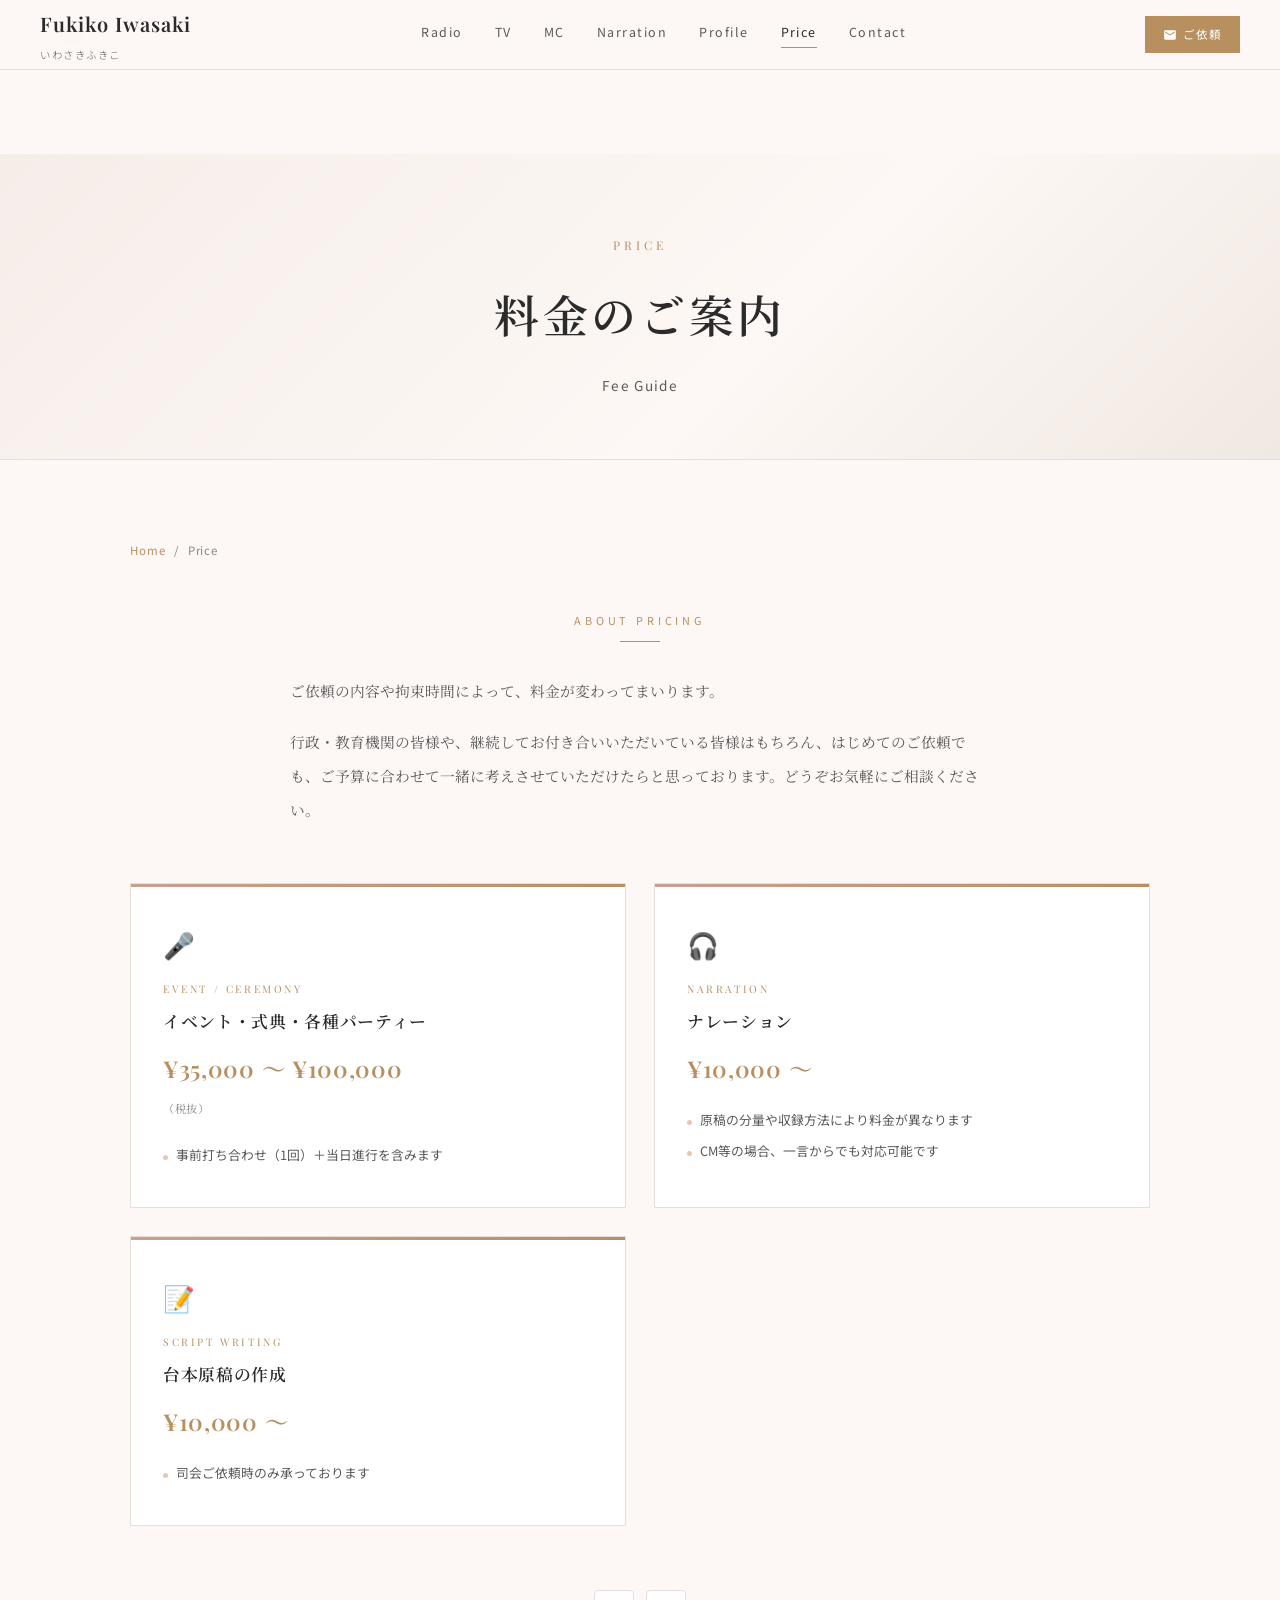
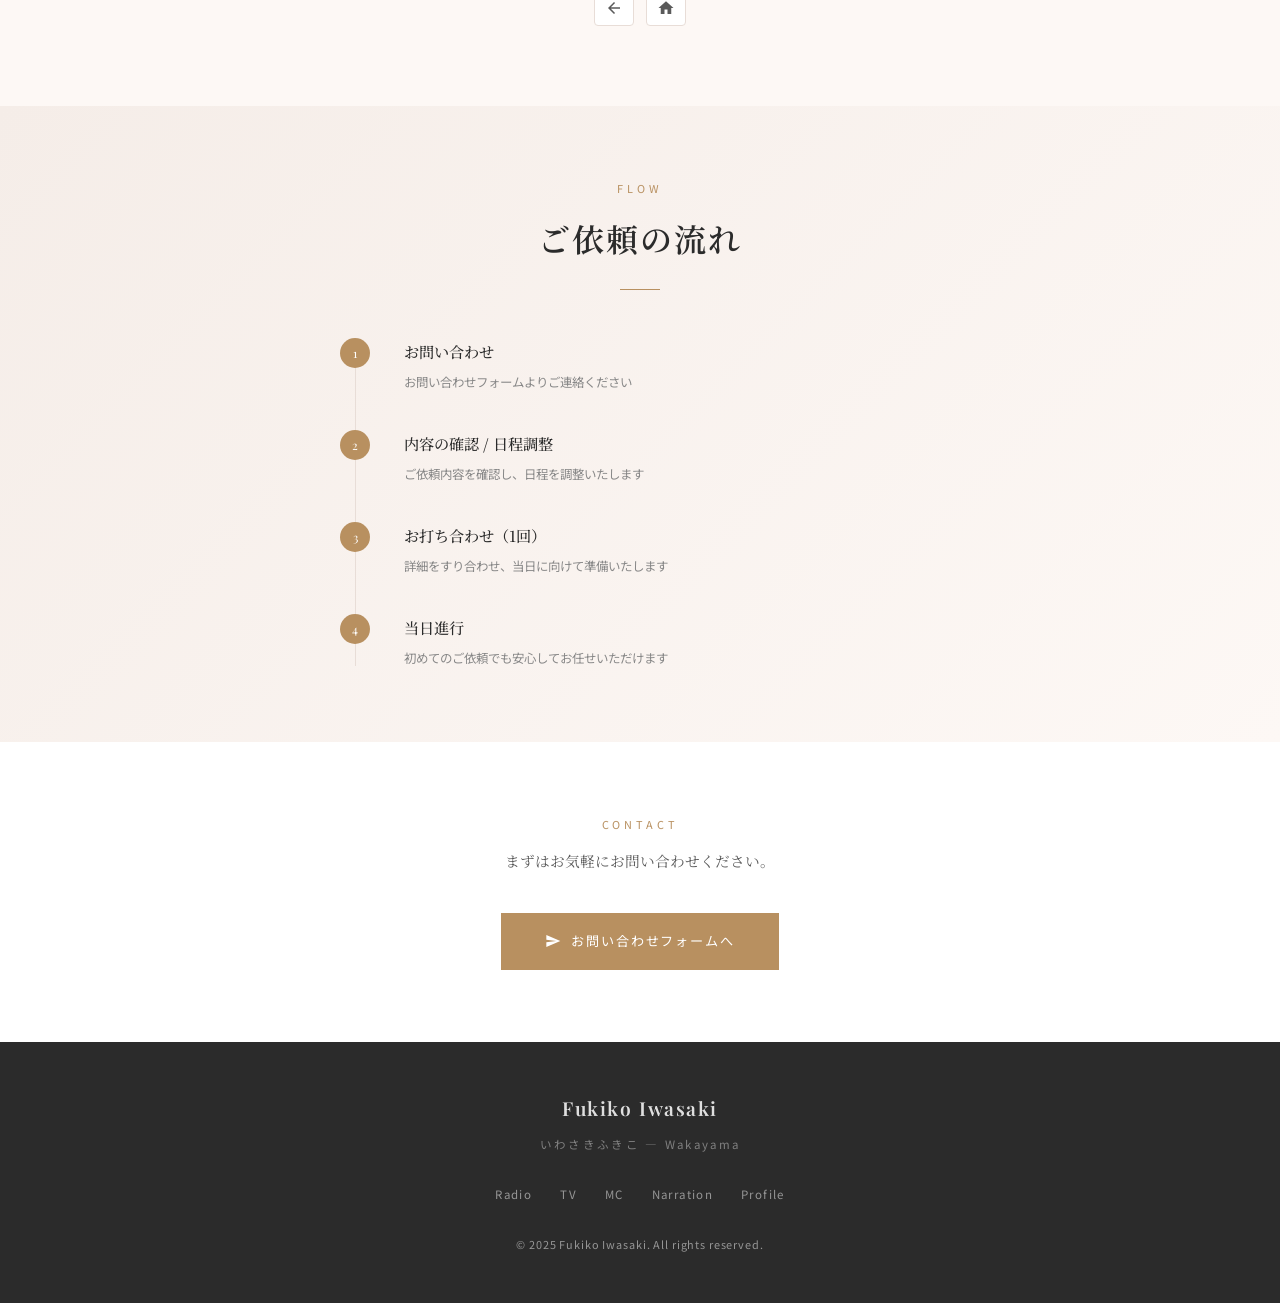
<file: price.html>
<!DOCTYPE html>
<html lang="ja">
<head>
  <meta charset="UTF-8">
  <meta name="viewport" content="width=device-width, initial-scale=1.0">
  <title>Price / 料金 — いわさきふきこ</title>
  <meta name="description" content="いわさきふきこの料金ページ。司会・ナレーション・台本原稿作成の料金目安とご依頼の流れをご案内しています。">
  <link rel="stylesheet" href="style.css">
  <style>
    /* ── Price Content ── */
    .price-content { display: block; }

    /* ── Intro ── */
    .price-intro {
      max-width: 700px;
      margin: 0 auto 56px;
      text-align: center;
    }
    .price-intro-body {
      font-family: var(--font-serif);
      font-size: 0.92rem;
      line-height: 2.3;
      color: var(--color-mid);
      text-align: left;
    }
    .price-intro-body p { margin-bottom: 1.2em; }
    .price-intro-body p:last-child { margin-bottom: 0; }

    /* ── Cards Grid ── */
    .price-cards {
      display: grid;
      grid-template-columns: repeat(2, 1fr);
      gap: 28px;
      margin-bottom: 64px;
    }
    .price-card {
      background: var(--color-surface);
      border: 1px solid var(--color-divider);
      padding: 36px 32px;
      position: relative;
      overflow: hidden;
      transition: box-shadow var(--transition), transform var(--transition);
    }
    .price-card:hover {
      box-shadow: var(--shadow-md);
      transform: translateY(-3px);
    }
    .price-card::before {
      content: '';
      position: absolute;
      top: 0; left: 0; right: 0;
      height: 3px;
      background: linear-gradient(90deg, var(--color-rose-deep), var(--color-gold));
    }
    .price-card-icon {
      font-size: 1.6rem;
      margin-bottom: 12px;
      display: block;
    }
    .price-card-en {
      font-family: var(--font-display);
      font-size: 0.65rem;
      letter-spacing: 0.25em;
      color: var(--color-gold);
      text-transform: uppercase;
      margin-bottom: 6px;
    }
    .price-card-title {
      font-family: var(--font-serif);
      font-size: 1.05rem;
      font-weight: 600;
      color: var(--color-charcoal);
      letter-spacing: 0.04em;
      margin-bottom: 14px;
    }
    .price-card-amount {
      font-family: var(--font-display);
      font-size: 1.45rem;
      font-weight: 600;
      color: var(--color-gold);
      letter-spacing: 0.03em;
      margin-bottom: 18px;
      line-height: 1.5;
    }
    .price-card-amount small {
      font-size: 0.7rem;
      font-weight: 400;
      color: var(--color-light);
      letter-spacing: 0.06em;
    }
    .price-card-detail {
      font-family: var(--font-sans);
      font-size: 0.8rem;
      color: var(--color-mid);
      line-height: 1.95;
      list-style: none;
      padding: 0;
      margin: 0;
    }
    .price-card-detail li {
      padding: 3px 0;
      display: flex;
      align-items: baseline;
      gap: 8px;
    }
    .price-card-detail li::before {
      content: '';
      width: 5px;
      height: 5px;
      border-radius: 50%;
      background: var(--color-rose);
      flex-shrink: 0;
      margin-top: 3px;
    }
    .price-card-note {
      font-family: var(--font-sans);
      font-size: 0.73rem;
      color: var(--color-light);
      line-height: 1.9;
      margin-top: 16px;
      padding-top: 14px;
      border-top: 1px solid var(--color-divider);
    }

    /* ── Flow ── */
    .flow-section {
      background: linear-gradient(135deg, #f5ede8, #fdf8f5);
      padding: 72px 40px;
    }
    .flow-heading {
      text-align: center;
      margin-bottom: 48px;
    }
    .flow-steps {
      max-width: 600px;
      margin: 0 auto;
      position: relative;
      padding-left: 40px;
    }
    .flow-steps::before {
      content: '';
      position: absolute;
      left: 15px;
      top: 4px;
      bottom: 4px;
      width: 1px;
      background: var(--color-divider);
    }
    .flow-step {
      position: relative;
      padding: 0 0 36px 24px;
    }
    .flow-step:last-child { padding-bottom: 0; }
    .flow-step-num {
      position: absolute;
      left: -40px;
      top: 0;
      width: 30px;
      height: 30px;
      border-radius: 50%;
      background: var(--color-gold);
      color: #fff;
      font-family: var(--font-display);
      font-size: 0.75rem;
      display: flex;
      align-items: center;
      justify-content: center;
      z-index: 1;
    }
    .flow-step-title {
      font-family: var(--font-serif);
      font-size: 0.95rem;
      font-weight: 500;
      color: var(--color-charcoal);
      margin-bottom: 4px;
    }
    .flow-step-text {
      font-family: var(--font-sans);
      font-size: 0.78rem;
      color: var(--color-light);
      line-height: 1.85;
    }
    .flow-closing {
      max-width: 600px;
      margin: 36px auto 0;
      padding: 20px 28px;
      background: #fff;
      border-left: 3px solid var(--color-gold);
      font-family: var(--font-serif);
      font-size: 0.88rem;
      color: var(--color-mid);
      line-height: 2;
    }

    /* ── CTA ── */
    .price-cta-section {
      background: #fff;
      padding: 72px 40px;
      text-align: center;
    }
    .price-cta-btn {
      display: inline-flex;
      align-items: center;
      gap: 10px;
      padding: 16px 44px;
      background: var(--color-gold);
      color: #fff;
      font-family: var(--font-sans);
      font-size: 0.82rem;
      letter-spacing: 0.15em;
      border: none;
      text-decoration: none;
      transition: all var(--transition);
    }
    .price-cta-btn:hover {
      background: var(--color-rose-deep);
      transform: translateY(-2px);
      box-shadow: var(--shadow-md);
    }
    .price-cta-btn svg {
      width: 16px; height: 16px; fill: currentColor;
    }

    /* ── Responsive ── */
    @media (max-width: 768px) {
      .price-cards { grid-template-columns: 1fr; }
    }
    @media (max-width: 640px) {
      .flow-section { padding: 56px 24px; }
      .price-cta-section { padding: 56px 24px; }
    }
  </style>
</head>
<body>
  <!-- Navigation -->
  <nav class="site-nav" id="siteNav">
    <a href="index.html" class="nav-logo">Fukiko Iwasaki<span>いわさきふきこ</span></a>
    <div class="nav-links">
      <a href="radio.html">Radio</a>
      <a href="tv.html">TV</a>
      <a href="mc.html">MC</a>
      <a href="narration.html">Narration</a>
      <a href="profile.html">Profile</a>
      <a href="price.html" class="active">Price</a>
      <a href="contact.html">Contact</a>
    </div>
    <a href="contact.html" class="nav-cta">
      <svg xmlns="http://www.w3.org/2000/svg" viewBox="0 0 24 24"><path d="M20 4H4c-1.1 0-2 .9-2 2v12c0 1.1.9 2 2 2h16c1.1 0 2-.9 2-2V6c0-1.1-.9-2-2-2zm0 4l-8 5-8-5V6l8 5 8-5v2z"/></svg>
      ご依頼
    </a>
    <button class="nav-toggle" id="navToggle" aria-label="メニューを開く">
      <span></span><span></span><span></span>
    </button>
  </nav>
            <div class="page-nav-btns">
                <a href="javascript:history.back()" class="page-nav-btn">
                    <svg xmlns="http://www.w3.org/2000/svg" viewBox="0 0 24 24"><path d="M20 11H7.83l5.59-5.59L12 4l-8 8 8 8 1.41-1.41L7.83 13H20v-2z"/></svg>
                </a>
                <a href="index.html" class="page-nav-btn">
                    <svg xmlns="http://www.w3.org/2000/svg" viewBox="0 0 24 24"><path d="M10 20v-6h4v6h5v-8h3L12 3 2 12h3v8z"/></svg>
                </a>
            </div>
<div class="nav-mobile" id="navMobile">
    <a href="radio.html">Radio — ラジオ</a>
    <a href="tv.html">TV — テレビ</a>
    <a href="mc.html">MC — 司会</a>
    <a href="narration.html">Narration — ナレーション</a>
    <a href="profile.html">Profile — プロフィール</a>
    <a href="price.html">Price — 料金</a>
    <a href="contact.html">Contact — お問い合わせ</a>
  </div>

  <div class="page-wrapper">

    <!-- Price Content -->
    <div class="price-content" id="priceContent">

      <header class="page-hero">
        <p class="page-hero-en">Price</p>
        <h1 class="page-hero-title">料金のご案内</h1>
        <p class="page-hero-sub">Fee Guide</p>
      </header>

      <main class="content-area">
        <nav class="breadcrumb fade-up">
          <a href="index.html">Home</a>
          <span>/</span>
          <span>Price</span>
        </nav>

        <!-- 料金について -->
        <div class="price-intro fade-up">
          <p class="section-label">About Pricing</p>
          <div class="section-divider" style="margin: 0 auto 32px;"></div>
          <div class="price-intro-body">
            <p>ご依頼の内容や拘束時間によって、料金が変わってまいります。</p>
            <p>行政・教育機関の皆様や、継続してお付き合いいただいている皆様はもちろん、はじめてのご依頼でも、ご予算に合わせて一緒に考えさせていただけたらと思っております。どうぞお気軽にご相談ください。</p>
          </div>
        </div>

        <!-- 料金カード -->
        <div class="price-cards">

          <!-- イベント・式典 -->
          <div class="price-card fade-up">
            <span class="price-card-icon">🎤</span>
            <p class="price-card-en">Event / Ceremony</p>
            <h3 class="price-card-title">イベント・式典・各種パーティー</h3>
            <p class="price-card-amount">
              &yen;35,000 〜 &yen;100,000<br>
              <small>（税抜）</small>
            </p>
            <ul class="price-card-detail">
              <li>事前打ち合わせ（1回）＋当日進行を含みます</li>
            </ul>
          </div>

          <!-- ナレーション -->
          <div class="price-card fade-up">
            <span class="price-card-icon">🎧</span>
            <p class="price-card-en">Narration</p>
            <h3 class="price-card-title">ナレーション</h3>
            <p class="price-card-amount">
              &yen;10,000 〜
            </p>
            <ul class="price-card-detail">
              <li>原稿の分量や収録方法により料金が異なります</li>
              <li>CM等の場合、一言からでも対応可能です</li>
            </ul>
          </div>

          <!-- 台本原稿 -->
          <div class="price-card fade-up">
            <span class="price-card-icon">📝</span>
            <p class="price-card-en">Script Writing</p>
            <h3 class="price-card-title">台本原稿の作成</h3>
            <p class="price-card-amount">
              &yen;10,000 〜
            </p>
            <ul class="price-card-detail">
              <li>司会ご依頼時のみ承っております</li>
            </ul>
          </div>

        </div>
            <div class="page-nav-btns page-nav-btns--bottom fade-up">
                <a href="javascript:history.back()" class="page-nav-btn">
                    <svg xmlns="http://www.w3.org/2000/svg" viewBox="0 0 24 24"><path d="M20 11H7.83l5.59-5.59L12 4l-8 8 8 8 1.41-1.41L7.83 13H20v-2z"/></svg>
                </a>
                <a href="index.html" class="page-nav-btn">
                    <svg xmlns="http://www.w3.org/2000/svg" viewBox="0 0 24 24"><path d="M10 20v-6h4v6h5v-8h3L12 3 2 12h3v8z"/></svg>
                </a>
            </div>
        </main>

      <!-- ご依頼の流れ -->
      <section class="flow-section">
        <div class="flow-heading fade-up">
          <p class="section-label">Flow</p>
          <h2 class="section-title">ご依頼の流れ</h2>
          <div class="section-divider" style="margin: 0 auto;"></div>
        </div>
        <div class="flow-steps fade-up">
          <div class="flow-step">
            <span class="flow-step-num">1</span>
            <p class="flow-step-title">お問い合わせ</p>
            <p class="flow-step-text">お問い合わせフォームよりご連絡ください</p>
          </div>
          <div class="flow-step">
            <span class="flow-step-num">2</span>
            <p class="flow-step-title">内容の確認 / 日程調整</p>
            <p class="flow-step-text">ご依頼内容を確認し、日程を調整いたします</p>
          </div>
          <div class="flow-step">
            <span class="flow-step-num">3</span>
            <p class="flow-step-title">お打ち合わせ（1回）</p>
            <p class="flow-step-text">詳細をすり合わせ、当日に向けて準備いたします</p>
          </div>
          <div class="flow-step">
            <span class="flow-step-num">4</span>
            <p class="flow-step-title">当日進行</p>
            <p class="flow-step-text">初めてのご依頼でも安心してお任せいただけます</p>
          </div>
        </div>
      </section>

      <!-- CTA -->
      <section class="price-cta-section">
        <div class="fade-up">
          <p class="section-label">Contact</p>
          <p style="font-family: var(--font-serif); font-size: 0.92rem; color: var(--color-mid); line-height: 2.2; margin-bottom: 36px;">
            まずはお気軽にお問い合わせください。
          </p>
          <a href="contact.html" class="price-cta-btn">
            <svg xmlns="http://www.w3.org/2000/svg" viewBox="0 0 24 24"><path d="M2.01 21L23 12 2.01 3 2 10l15 2-15 2z"/></svg>
            お問い合わせフォームへ
          </a>
        </div>
      </section>

    </div><!-- /price-content -->
  </div><!-- /page-wrapper -->

  <!-- Footer -->
  <footer class="site-footer">
    <p class="footer-name">Fukiko Iwasaki</p>
    <p class="footer-title">いわさきふきこ — Wakayama</p>
    <nav class="footer-links">
      <a href="radio.html">Radio</a>
      <a href="tv.html">TV</a>
      <a href="mc.html">MC</a>
      <a href="narration.html">Narration</a>
      <a href="profile.html">Profile</a>
    </nav>
    <p class="footer-copy">&copy; 2025 Fukiko Iwasaki. All rights reserved.</p>
  </footer>

  <script>
    // Nav scroll / hamburger
    const nav = document.getElementById('siteNav');
    window.addEventListener('scroll', () => nav.classList.toggle('scrolled', window.scrollY > 20));
    const toggle = document.getElementById('navToggle');
    const mobileMenu = document.getElementById('navMobile');
    toggle.addEventListener('click', () => {
      toggle.classList.toggle('open');
      mobileMenu.classList.toggle('open');
    });

    // fade-up animations
    (function() {
      const observer = new IntersectionObserver((entries) => {
        entries.forEach(e => {
          if (e.isIntersecting) {
            e.target.classList.add('visible');
            observer.unobserve(e.target);
          }
        });
      }, { threshold: 0.12 });
      document.querySelectorAll('.fade-up').forEach(el => observer.observe(el));
    })();
  </script>
</body>
</html>
</file>
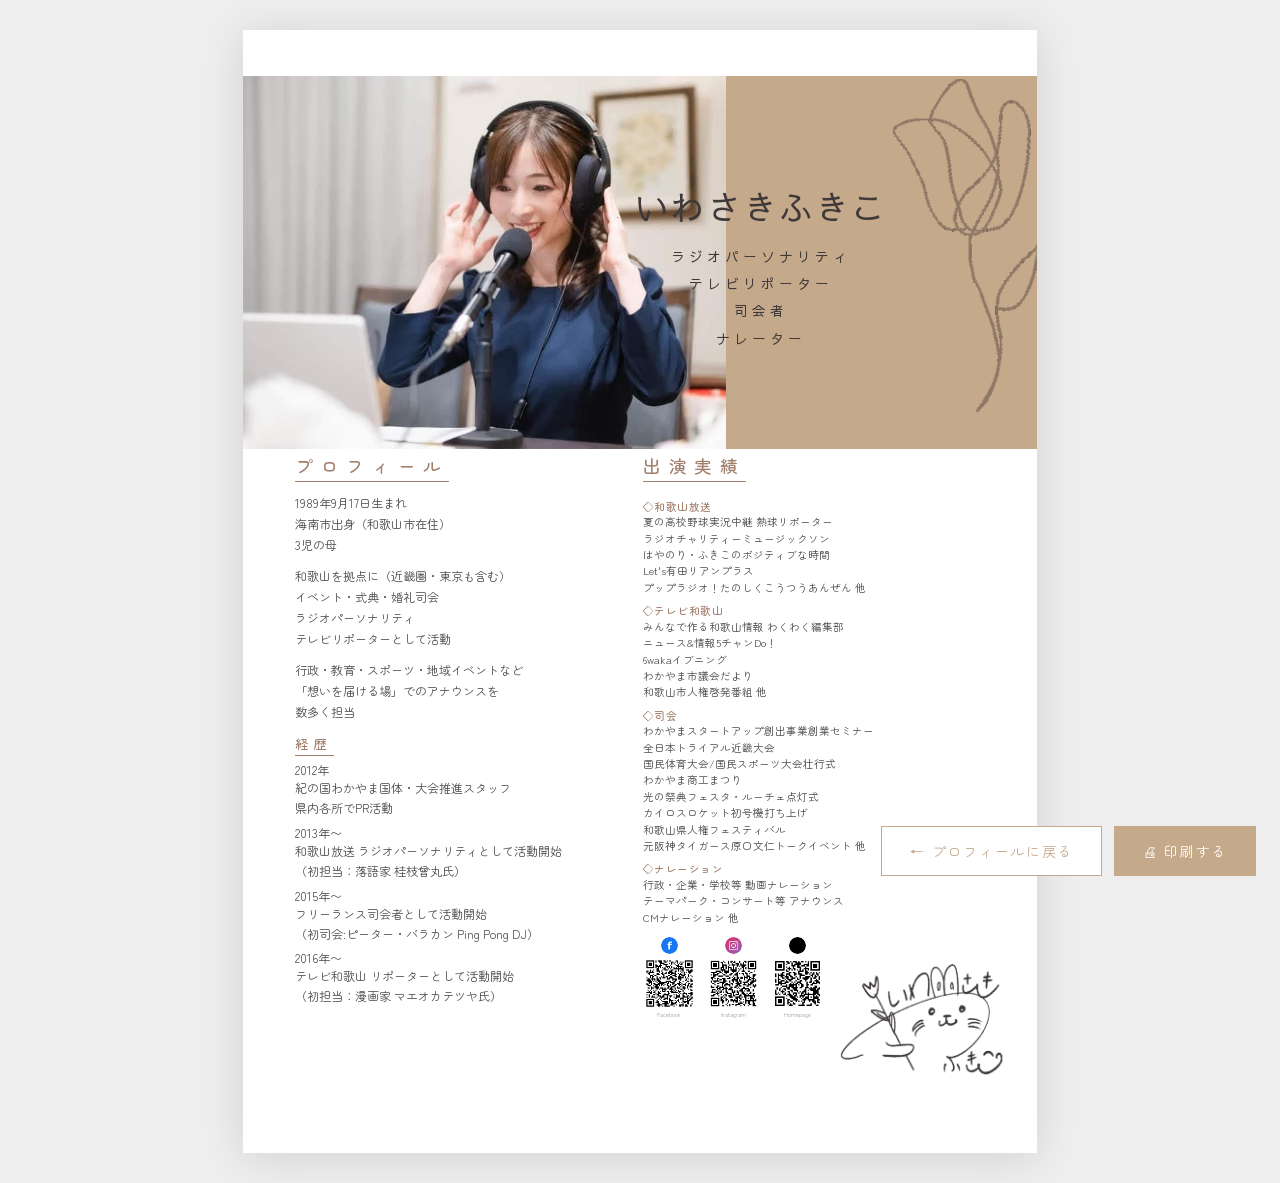
<file: print-profile.html>
<!DOCTYPE html>
<html lang="ja">
<head>
  <meta charset="UTF-8">
  <meta name="viewport" content="width=device-width, initial-scale=1.0">
  <title>印刷用プロフィール — いわさきふきこ</title>
  <link rel="stylesheet" href="https://fonts.googleapis.com/css2?family=Zen+Maru+Gothic:wght@300;400;500;700&family=Sawarabi+Gothic&display=swap">
  <style>
    *, *::before, *::after { box-sizing: border-box; margin: 0; padding: 0; }
    @page { size: A4 portrait; margin: 0; }
    body {
      font-family: 'Zen Maru Gothic', 'Noto Sans JP', sans-serif;
      color: #4d4d50;
      background: #eee;
      -webkit-print-color-adjust: exact;
      print-color-adjust: exact;
    }
    a { color: inherit; text-decoration: none; }

    .sheet {
      width: 210mm;
      height: 297mm;
      margin: 0 auto;
      background: #fff;
      position: relative;
      overflow: hidden;
    }

    /* ── Header band ── */
    .header {
      position: absolute;
      top: 12.1mm;
      left: 0;
      right: 0;
      height: 98.7mm;
      background: #c5a98b;
    }

    /* Photo — left side, extends past left edge */
    .header-photo {
      position: absolute;
      left: -21.6mm;
      top: 0;
      height: 100%;
      width: 149.3mm;
      object-fit: cover;
      object-position: center top;
      z-index: 2;
    }

    /* Flower — upper-right corner of header */
    .flower-illust {
      position: absolute;
      top: 1mm;
      right: -2mm;
      width: 40mm;
      z-index: 3;
      pointer-events: none;
    }

    /* Name & roles — right area of header, on top of everything */
    .header-text {
      position: absolute;
      top: 28mm;
      left: 96mm;
      width: 82mm;
      z-index: 10;
      text-align: center;
    }
    .header-name {
      font-family: 'Sawarabi Gothic', sans-serif;
      font-size: 9mm;
      font-weight: 500;
      letter-spacing: 0.06em;
      color: #3f3939;
      margin-bottom: 3mm;
      white-space: nowrap;
    }
    .header-roles {
      font-family: 'Sawarabi Gothic', sans-serif;
      font-size: 3.6mm;
      font-weight: 500;
      letter-spacing: 0.3em;
      line-height: 2.0;
      color: #3f3939;
    }

    /* ── Body ── */
    .body-content {
      position: absolute;
      top: 112mm;
      left: 0;
      right: 0;
      bottom: 0;
    }
    .col-left {
      position: absolute;
      top: 0;
      left: 13.7mm;
      width: 84mm;
    }
    .col-right {
      position: absolute;
      top: 0;
      left: 105.8mm;
      width: 98mm;
    }

    /* ── Headings ── */
    .sec-heading {
      font-family: 'Zen Maru Gothic', sans-serif;
      font-size: 4.6mm;
      font-weight: 500;
      letter-spacing: 0.5em;
      color: #a2806e;
      margin-bottom: 2.5mm;
      padding-bottom: 0.8mm;
      border-bottom: 0.4mm solid #a2806e;
      display: inline-block;
    }
    .career-heading {
      font-family: 'Zen Maru Gothic', sans-serif;
      font-size: 3.4mm;
      font-weight: 500;
      letter-spacing: 0.5em;
      color: #a2806e;
      margin-top: 3mm;
      margin-bottom: 1.5mm;
      padding-bottom: 0.6mm;
      border-bottom: 0.35mm solid #a2806e;
      display: inline-block;
    }
    .sub-heading {
      font-family: 'Zen Maru Gothic', sans-serif;
      font-size: 2.8mm;
      font-weight: 500;
      color: #a2806e;
      letter-spacing: 0.04em;
      margin: 1.8mm 0 0.2mm;
    }

    /* ── Text ── */
    .text {
      font-family: 'Zen Maru Gothic', sans-serif;
      font-size: 3.2mm;
      line-height: 1.75;
      color: #4d4d50;
    }
    .text-gap { margin-top: 2.5mm; }

    .career-item { margin-bottom: 1.5mm; }
    .career-year {
      font-family: 'Zen Maru Gothic', sans-serif;
      font-size: 3.2mm;
      color: #4d4d50;
    }
    .career-desc {
      font-family: 'Zen Maru Gothic', sans-serif;
      font-size: 3.2mm;
      color: #4d4d50;
      line-height: 1.65;
    }

    .works-item {
      font-family: 'Zen Maru Gothic', sans-serif;
      font-size: 2.8mm;
      line-height: 1.55;
      color: #4d4d50;
    }

    /* ── Cat illustration — bottom-right ── */
    .cat-illust {
      position: absolute;
      left: 134.4mm;
      top: 229.9mm;
      width: 91.9mm;
      z-index: 5;
    }

    /* ── QR codes ── */
    .qr-section {
      display: flex;
      gap: 3mm;
      margin-top: 3mm;
      position: relative;
      z-index: 10;
    }
    .qr-item { text-align: center; }
    .qr-item .qr-icon {
      width: 4.5mm; height: 4.5mm;
      border-radius: 50%;
      display: block;
      margin: 0 auto 0.6mm;
    }
    .qr-item .qr-code {
      width: 14mm; height: 14mm;
      display: block;
      margin: 0 auto;
    }
    .qr-item .qr-label {
      font-size: 1.6mm;
      color: #999;
      margin-top: 0.2mm;
    }

    /* ── Toolbar ── */
    .toolbar {
      position: fixed;
      bottom: 24px; right: 24px;
      display: flex; gap: 12px; z-index: 100;
    }
    .toolbar a, .toolbar button {
      display: inline-flex; align-items: center; gap: 8px;
      padding: 14px 28px; border: 1px solid #c5a98b;
      background: #fff; color: #c5a98b;
      font-family: 'Zen Maru Gothic', sans-serif;
      font-size: 14px; letter-spacing: 0.12em;
      cursor: pointer; transition: all 0.3s; text-decoration: none;
    }
    .toolbar button { background: #c5a98b; color: #fff; }
    .toolbar a:hover { background: #faf5f0; }
    .toolbar button:hover { background: #b89575; }

    @media print {
      html, body { background: #fff; }
      body { margin: 0; }
      .sheet { margin: 0; box-shadow: none; page-break-after: avoid; }
      .toolbar { display: none !important; }
    }
    @media screen {
      .sheet { margin: 30px auto; box-shadow: 0 4px 40px rgba(0,0,0,0.12); }
    }
  </style>
</head>
<body>

<div class="sheet">
  <!-- Header -->
  <div class="header">
    <img src="profile-photo.jpg" alt="いわさきふきこ" class="header-photo">
    <img src="flower-transparent.png" alt="" class="flower-illust">
    <div class="header-text">
      <p class="header-name">いわさきふきこ</p>
      <p class="header-roles">
        ラジオパーソナリティ<br>
        テレビリポーター<br>
        司会者<br>
        ナレーター
      </p>
    </div>
  </div>

  <!-- Cat -->
  <img src="cat-transparent.png" alt="" class="cat-illust">

  <!-- Body -->
  <div class="body-content">
    <!-- Left -->
    <div class="col-left">
      <p class="sec-heading">プロフィール</p>
      <p class="text">
        1989年9月17日生まれ<br>
        海南市出身（和歌山市在住）<br>
        3児の母
      </p>
      <p class="text text-gap">
        和歌山を拠点に（近畿圏・東京も含む）<br>
        イベント・式典・婚礼司会<br>
        ラジオパーソナリティ<br>
        テレビリポーターとして活動
      </p>
      <p class="text text-gap">
        行政・教育・スポーツ・地域イベントなど<br>
        「想いを届ける場」でのアナウンスを<br>
        数多く担当
      </p>
      <p class="career-heading">経歴</p>
      <div class="career-item">
        <p class="career-year">2012年</p>
        <p class="career-desc">
          紀の国わかやま国体・大会推進スタッフ<br>
          県内各所でPR活動
        </p>
      </div>
      <div class="career-item">
        <p class="career-year">2013年〜</p>
        <p class="career-desc">
          和歌山放送 ラジオパーソナリティとして活動開始<br>
          （初担当：落語家 桂枝曾丸氏）
        </p>
      </div>
      <div class="career-item">
        <p class="career-year">2015年〜</p>
        <p class="career-desc">
          フリーランス司会者として活動開始<br>
          （初司会:ピーター・バラカン Ping Pong DJ）
        </p>
      </div>
      <div class="career-item">
        <p class="career-year">2016年〜</p>
        <p class="career-desc">
          テレビ和歌山 リポーターとして活動開始<br>
          （初担当：漫画家 マエオカテツヤ氏）
        </p>
      </div>
    </div>

    <!-- Right -->
    <div class="col-right">
      <p class="sec-heading">出演実績</p>

      <p class="sub-heading">◇和歌山放送</p>
      <div class="works-item">
        夏の高校野球実況中継 熱球リポーター<br>
        ラジオチャリティーミュージックソン<br>
        はやのり・ふきこのポジティブな時間<br>
        Let's有田リアンプラス<br>
        プップラジオ！たのしくこうつうあんぜん 他
      </div>

      <p class="sub-heading">◇テレビ和歌山</p>
      <div class="works-item">
        みんなで作る和歌山情報 わくわく編集部<br>
        ニュース&amp;情報5チャンDo！<br>
        6wakaイブニング<br>
        わかやま市議会だより<br>
        和歌山市人権啓発番組 他
      </div>

      <p class="sub-heading">◇司会</p>
      <div class="works-item">
        わかやまスタートアップ創出事業創業セミナー<br>
        全日本トライアル近畿大会<br>
        国民体育大会/国民スポーツ大会壮行式<br>
        わかやま商工まつり<br>
        光の祭典フェスタ・ルーチェ点灯式<br>
        カイロスロケット初号機打ち上げ<br>
        和歌山県人権フェスティバル<br>
        元阪神タイガース原口文仁トークイベント 他
      </div>

      <p class="sub-heading">◇ナレーション</p>
      <div class="works-item">
        行政・企業・学校等 動画ナレーション<br>
        テーマパーク・コンサート等 アナウンス<br>
        CMナレーション 他
      </div>

      <!-- QR codes -->
      <div class="qr-section">
        <div class="qr-item">
          <img src="icon-fb-blue.png" alt="Facebook" class="qr-icon">
          <img src="qr-facebook.png" alt="Facebook QR" class="qr-code">
          <p class="qr-label">Facebook</p>
        </div>
        <div class="qr-item">
          <img src="icon-ig-gradient.png" alt="Instagram" class="qr-icon">
          <img src="qr-instagram.png" alt="Instagram QR" class="qr-code">
          <p class="qr-label">Instagram</p>
        </div>
        <div class="qr-item">
          <img src="icon-hp-black.png" alt="Homepage" class="qr-icon">
          <img src="qr-homepage.png" alt="Homepage QR" class="qr-code">
          <p class="qr-label">Homepage</p>
        </div>
      </div>
    </div>
  </div>
</div>

<div class="toolbar">
  <a href="profile.html">&larr; プロフィールに戻る</a>
  <button id="printBtn" type="button">🖨 印刷する</button>
</div>

<script>
  document.getElementById('printBtn').addEventListener('click', function() {
    window.print();
  });
</script>
</body>
</html>
</file>
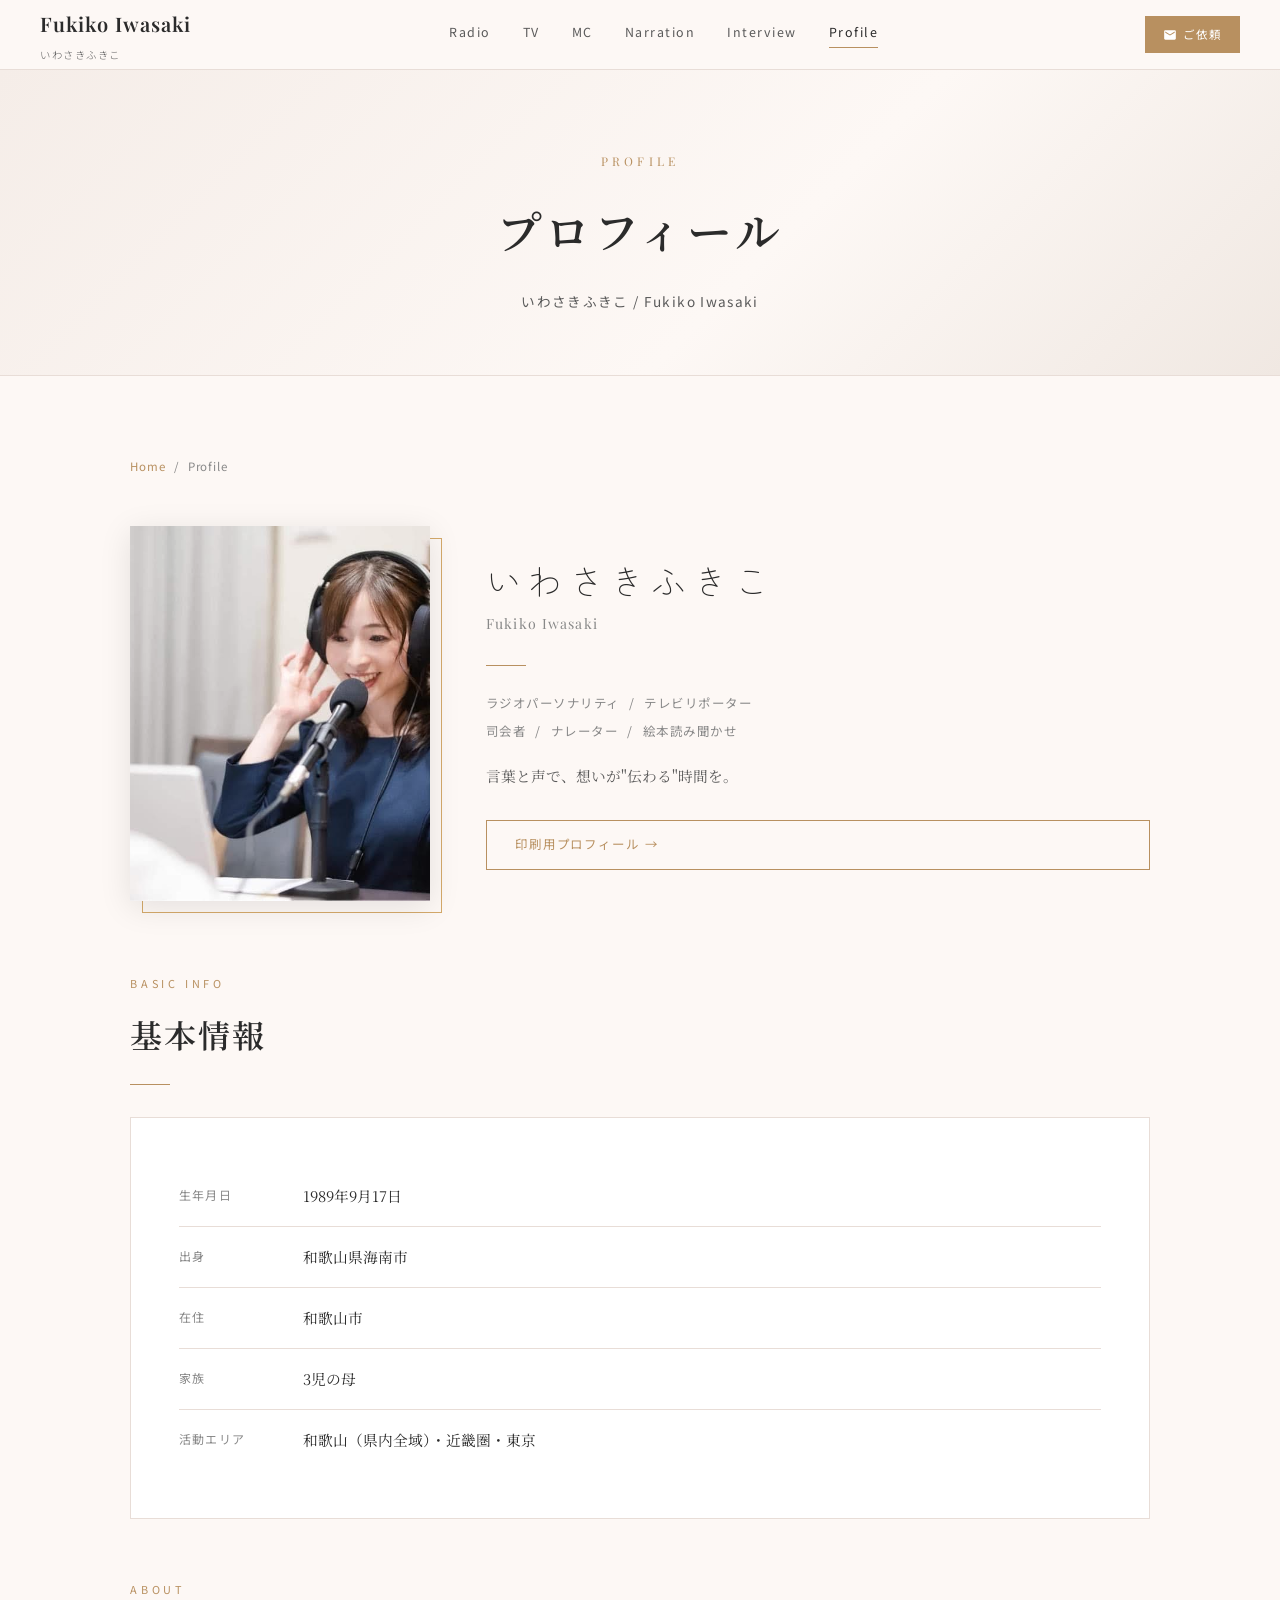
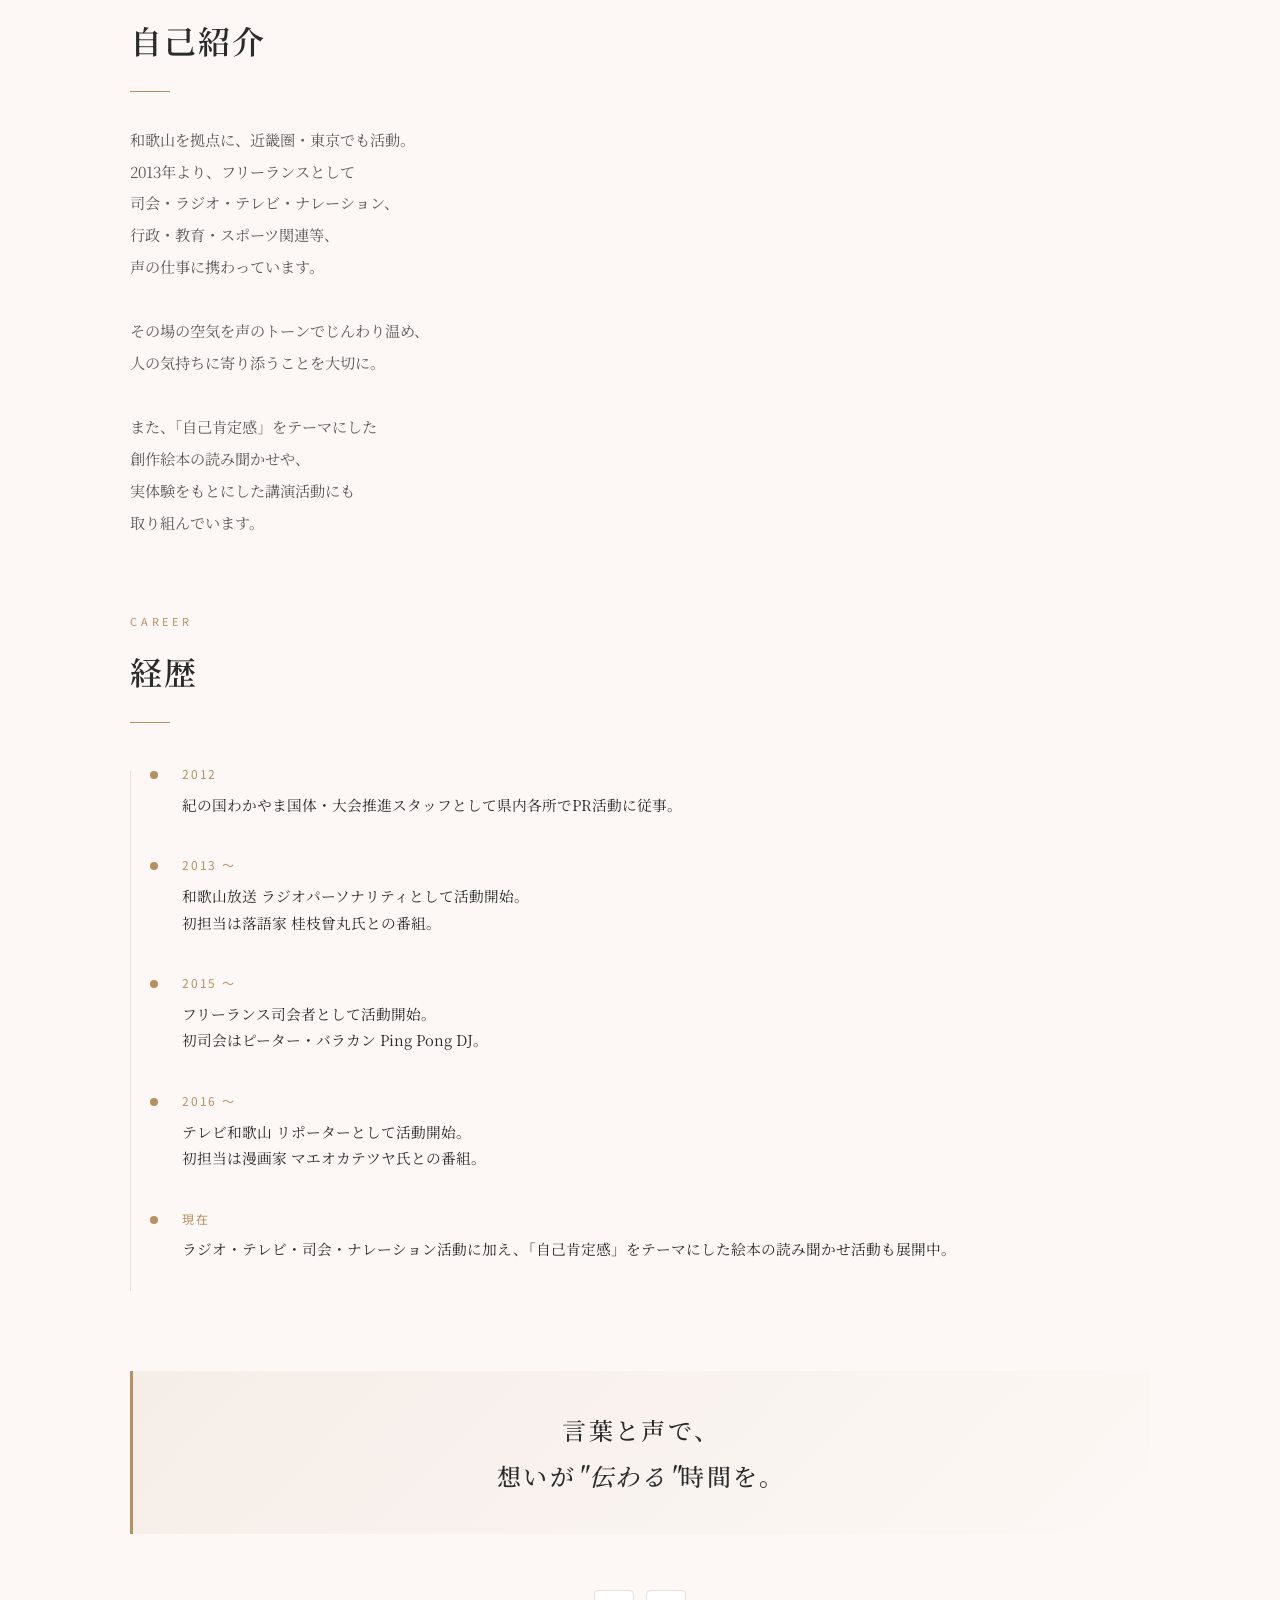
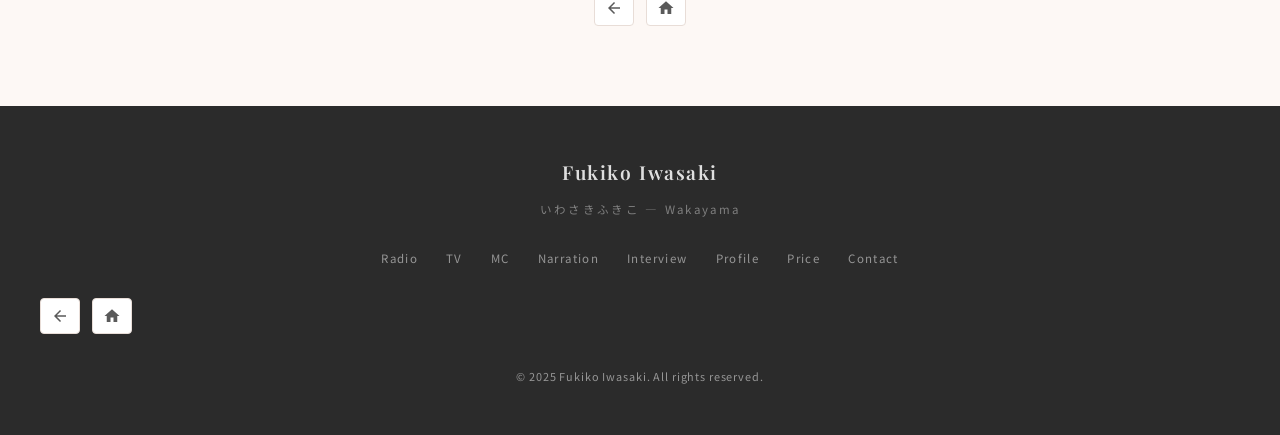
<file: profile.html>
<!DOCTYPE html>
<html lang="ja">
<head>
    <meta charset="UTF-8">
    <meta name="viewport" content="width=device-width, initial-scale=1.0">
    <title>Profile — いわさきふきこ</title>
    <meta name="description" content="いわさきふきこのプロフィール。1989年生まれ、和歌山県海南市出身。ラジオパーソナリティ、テレビリポーター、司会者、ナレーターとして活動。">
    <link rel="stylesheet" href="style.css">
</head>
<body>
    <nav class="site-nav" id="siteNav">
        <a href="index.html" class="nav-logo">Fukiko Iwasaki<span>いわさきふきこ</span></a>
        <div class="nav-links">
            <a href="radio.html">Radio</a>
            <a href="tv.html">TV</a>
            <a href="mc.html">MC</a>
            <a href="narration.html">Narration</a>
            <a href="interview.html">Interview</a>
            <a href="profile.html" class="active">Profile</a>
        </div>
        <a href="contact.html" class="nav-cta"><svg xmlns="http://www.w3.org/2000/svg" viewBox="0 0 24 24"><path d="M20 4H4c-1.1 0-2 .9-2 2v12c0 1.1.9 2 2 2h16c1.1 0 2-.9 2-2V6c0-1.1-.9-2-2-2zm0 4l-8 5-8-5V6l8 5 8-5v2z"/></svg>ご依頼</a>
        <button class="nav-toggle" id="navToggle" aria-label="メニューを開く">
            <span></span><span></span><span></span>
        </button>
    </nav>
    <div class="nav-mobile" id="navMobile">
        <a href="radio.html">Radio — ラジオ</a>
        <a href="tv.html">TV — テレビ</a>
        <a href="mc.html">MC — 司会</a>
        <a href="narration.html">Narration — ナレーション</a>
        <a href="interview.html">Interview — インタビュー</a>
        <a href="profile.html">Profile — プロフィール</a>
    <a href="price.html">Price — 料金</a>
    <a href="contact.html">Contact — お問い合わせ</a>
    </div>
    <div class="page-wrapper">
        <header class="page-hero">
            <p class="page-hero-en">Profile</p>
            <h1 class="page-hero-title">プロフィール</h1>
            <p class="page-hero-sub">いわさきふきこ / Fukiko Iwasaki</p>
        </header>
        <main class="content-area">
            <nav class="breadcrumb">
                <a href="index.html">Home</a>
                <span>/</span>
                <span>Profile</span>
            </nav>
            <!-- Profile Photo + Intro -->
            <div class="profile-intro fade-up">
                <div class="profile-photo-wrap">
                    <img src="profile-photo.jpg" alt="いわさきふきこ" class="profile-photo">
                </div>
                <div class="profile-intro-text">
                    <p class="name-jp">いわさきふきこ</p>
                    <p class="name-en">Fukiko Iwasaki</p>
                    <div class="intro-divider"></div>
                    <p class="intro-roles">
                        ラジオパーソナリティ &nbsp;/&nbsp; テレビリポーター<br>
                        司会者 &nbsp;/&nbsp; ナレーター &nbsp;/&nbsp; 絵本読み聞かせ
                    </p>
                    <p class="intro-summary">
                        言葉と声で、想いが"伝わる"時間を。
                    </p>
                    <a href="print-profile.html" class="print-profile-btn">印刷用プロフィール &rarr;</a>
                </div>
            </div>
            <!-- Basic Info -->
            <div class="fade-up">
                <p class="section-label">Basic Info</p>
                <h2 class="section-title">基本情報</h2>
                <div class="section-divider"></div>
            </div>
            <div class="profile-bio fade-up">
                <div class="bio-item">
                    <span class="bio-label">生年月日</span>
                    <span class="bio-value">1989年9月17日</span>
                </div>
                <div class="bio-item">
                    <span class="bio-label">出身</span>
                    <span class="bio-value">和歌山県海南市</span>
                </div>
                <div class="bio-item">
                    <span class="bio-label">在住</span>
                    <span class="bio-value">和歌山市</span>
                </div>
                <div class="bio-item">
                    <span class="bio-label">家族</span>
                    <span class="bio-value">3児の母</span>
                </div>
                <div class="bio-item">
                    <span class="bio-label">活動エリア</span>
                    <span class="bio-value">和歌山（県内全域）・近畿圏・東京</span>
                </div>
            </div>
            <!-- Self Introduction -->
            <div class="fade-up" style="margin-bottom: 72px;">
                <p class="section-label">About</p>
                <h2 class="section-title">自己紹介</h2>
                <div class="section-divider"></div>
                <p class="section-text">
                    和歌山を拠点に、近畿圏・東京でも活動。<br>
                    
                    2013年より、フリーランスとして<br>
                    司会・ラジオ・テレビ・ナレーション、<br>
                    行政・教育・スポーツ関連等、<br>
                    声の仕事に携わっています。<br><br>
                    その場の空気を声のトーンでじんわり温め、<br>
                    人の気持ちに寄り添うことを大切に。<br><br>
                    
                    また、「自己肯定感」をテーマにした<br>
                    創作絵本の読み聞かせや、<br>
                    実体験をもとにした講演活動にも<br>
                    取り組んでいます。
                </p>
            </div>
            <!-- Career Timeline -->
            <div class="fade-up" style="margin-bottom: 40px;">
                <p class="section-label">Career</p>
                <h2 class="section-title">経歴</h2>
                <div class="section-divider"></div>
            </div>
            <div class="timeline">
                <div class="timeline-item">
                    <p class="timeline-year">2012</p>
                    <p class="timeline-text">紀の国わかやま国体・大会推進スタッフとして県内各所でPR活動に従事。</p>
                </div>
                <div class="timeline-item">
                    <p class="timeline-year">2013 〜</p>
                    <p class="timeline-text">和歌山放送 ラジオパーソナリティとして活動開始。<br>初担当は落語家 桂枝曾丸氏との番組。</p>
                </div>
                <div class="timeline-item">
                    <p class="timeline-year">2015 〜</p>
                    <p class="timeline-text">フリーランス司会者として活動開始。<br>初司会はピーター・バラカン Ping Pong DJ。</p>
                </div>
                <div class="timeline-item">
                    <p class="timeline-year">2016 〜</p>
                    <p class="timeline-text">テレビ和歌山 リポーターとして活動開始。<br>初担当は漫画家 マエオカテツヤ氏との番組。</p>
                </div>
                <div class="timeline-item">
                    <p class="timeline-year">現在</p>
                    <p class="timeline-text">ラジオ・テレビ・司会・ナレーション活動に加え、「自己肯定感」をテーマにした絵本の読み聞かせ活動も展開中。</p>
                </div>
            </div>
            <div class="quote-block fade-up" style="margin-top: 72px;">
                <p class="quote-text">言葉と声で、<br>想いが<em>"伝わる"</em>時間を。</p>
            </div>

            <div class="page-nav-btns page-nav-btns--bottom fade-up">
                <a href="javascript:history.back()" class="page-nav-btn">
                    <svg xmlns="http://www.w3.org/2000/svg" viewBox="0 0 24 24"><path d="M20 11H7.83l5.59-5.59L12 4l-8 8 8 8 1.41-1.41L7.83 13H20v-2z"/></svg>
                </a>
                <a href="index.html" class="page-nav-btn">
                    <svg xmlns="http://www.w3.org/2000/svg" viewBox="0 0 24 24"><path d="M10 20v-6h4v6h5v-8h3L12 3 2 12h3v8z"/></svg>
                </a>
            </div>
        </main>
    </div>
    <footer class="site-footer">
        <p class="footer-name">Fukiko Iwasaki</p>
        <p class="footer-title">いわさきふきこ — Wakayama</p>
        <nav class="footer-links">
            <a href="radio.html">Radio</a>
            <a href="tv.html">TV</a>
            <a href="mc.html">MC</a>
            <a href="narration.html">Narration</a>
            <a href="interview.html">Interview</a>
            <a href="profile.html">Profile</a>
      <a href="price.html">Price</a>
      <a href="contact.html">Contact</a>
        </nav>
            <div class="page-nav-btns">
                <a href="javascript:history.back()" class="page-nav-btn">
                    <svg xmlns="http://www.w3.org/2000/svg" viewBox="0 0 24 24"><path d="M20 11H7.83l5.59-5.59L12 4l-8 8 8 8 1.41-1.41L7.83 13H20v-2z"/></svg>
                </a>
                <a href="index.html" class="page-nav-btn">
                    <svg xmlns="http://www.w3.org/2000/svg" viewBox="0 0 24 24"><path d="M10 20v-6h4v6h5v-8h3L12 3 2 12h3v8z"/></svg>
                </a>
            </div>
        <p class="footer-copy">&copy; 2025 Fukiko Iwasaki. All rights reserved.</p>
    </footer>
    <script>
        const nav = document.getElementById('siteNav');
        window.addEventListener('scroll', () => nav.classList.toggle('scrolled', window.scrollY > 20));
        const toggle = document.getElementById('navToggle');
        const mobileMenu = document.getElementById('navMobile');
        toggle.addEventListener('click', () => { toggle.classList.toggle('open'); mobileMenu.classList.toggle('open'); });
        const observer = new IntersectionObserver((entries) => {
            entries.forEach(e => { if (e.isIntersecting) { e.target.classList.add('visible'); observer.unobserve(e.target); } });
        }, { threshold: 0.15 });
        document.querySelectorAll('.fade-up, .timeline-item').forEach(el => observer.observe(el));
    </script>
</body>
</html>
</file>
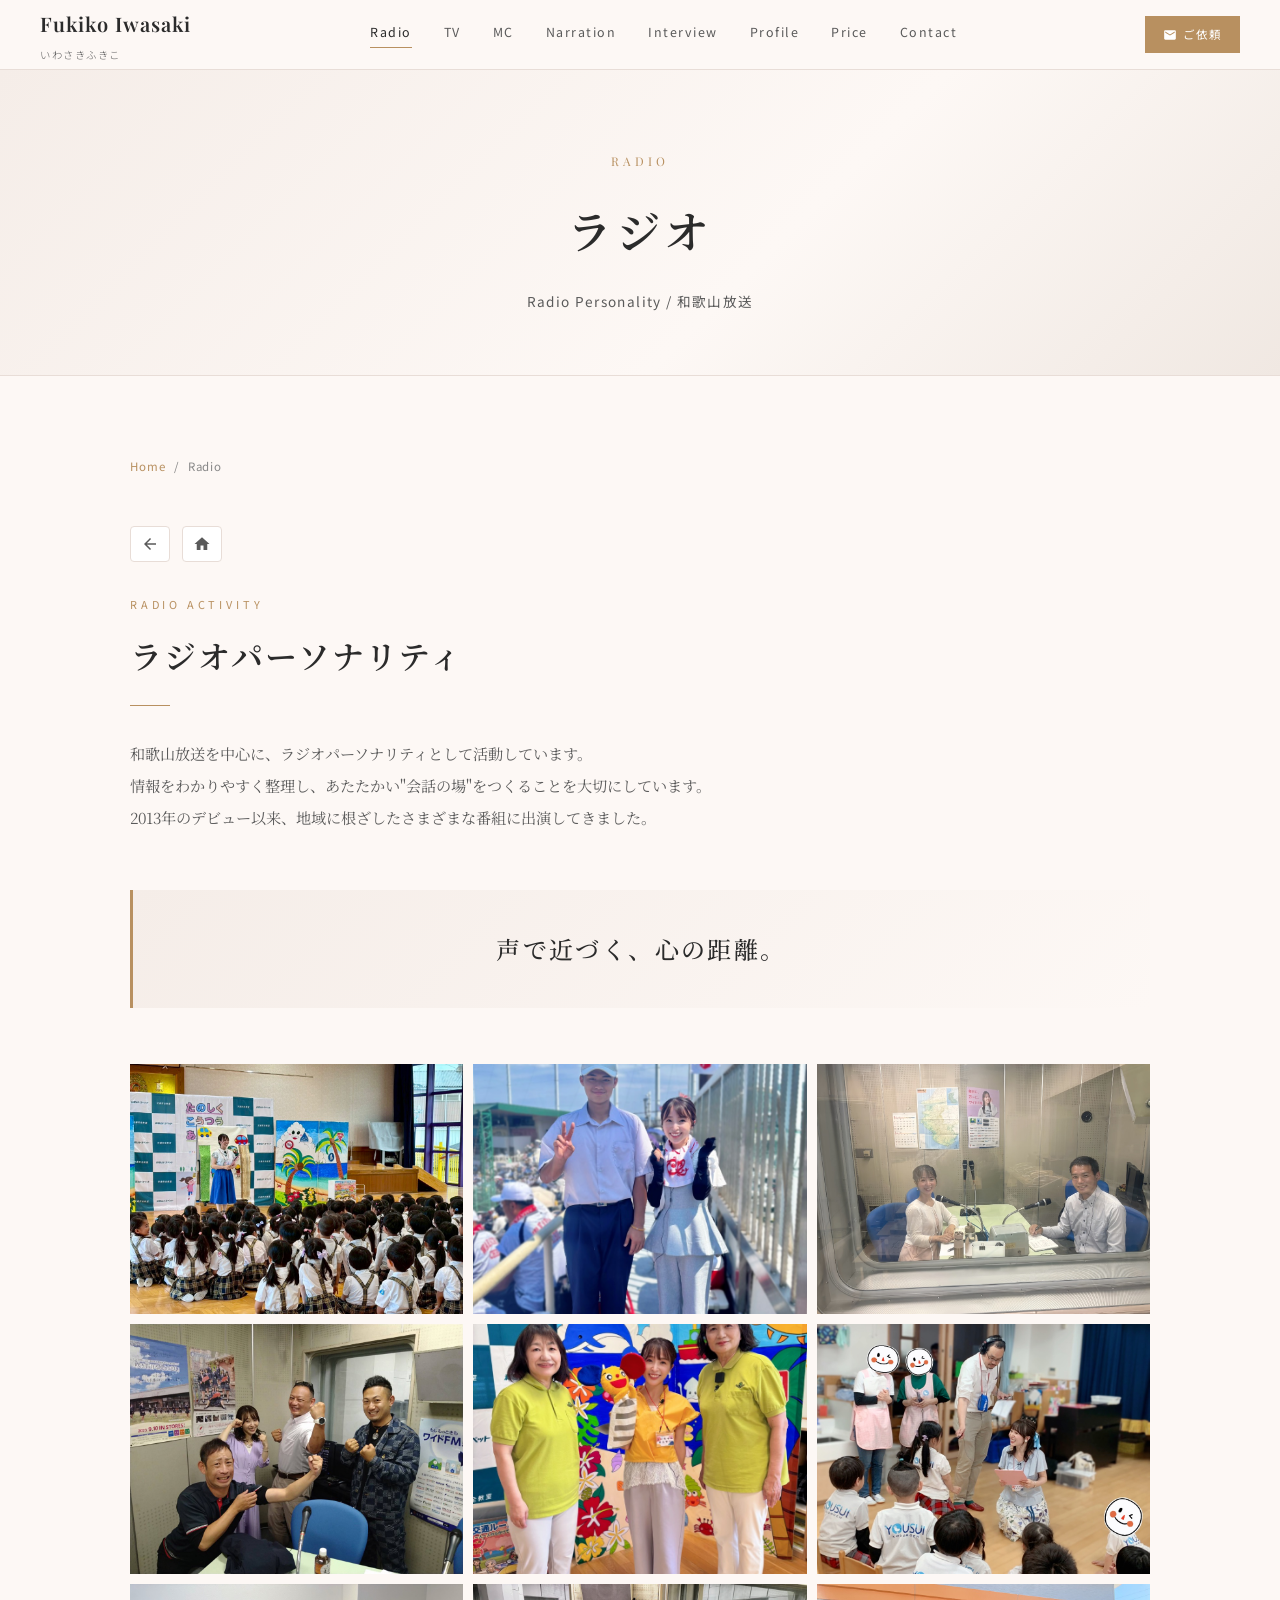
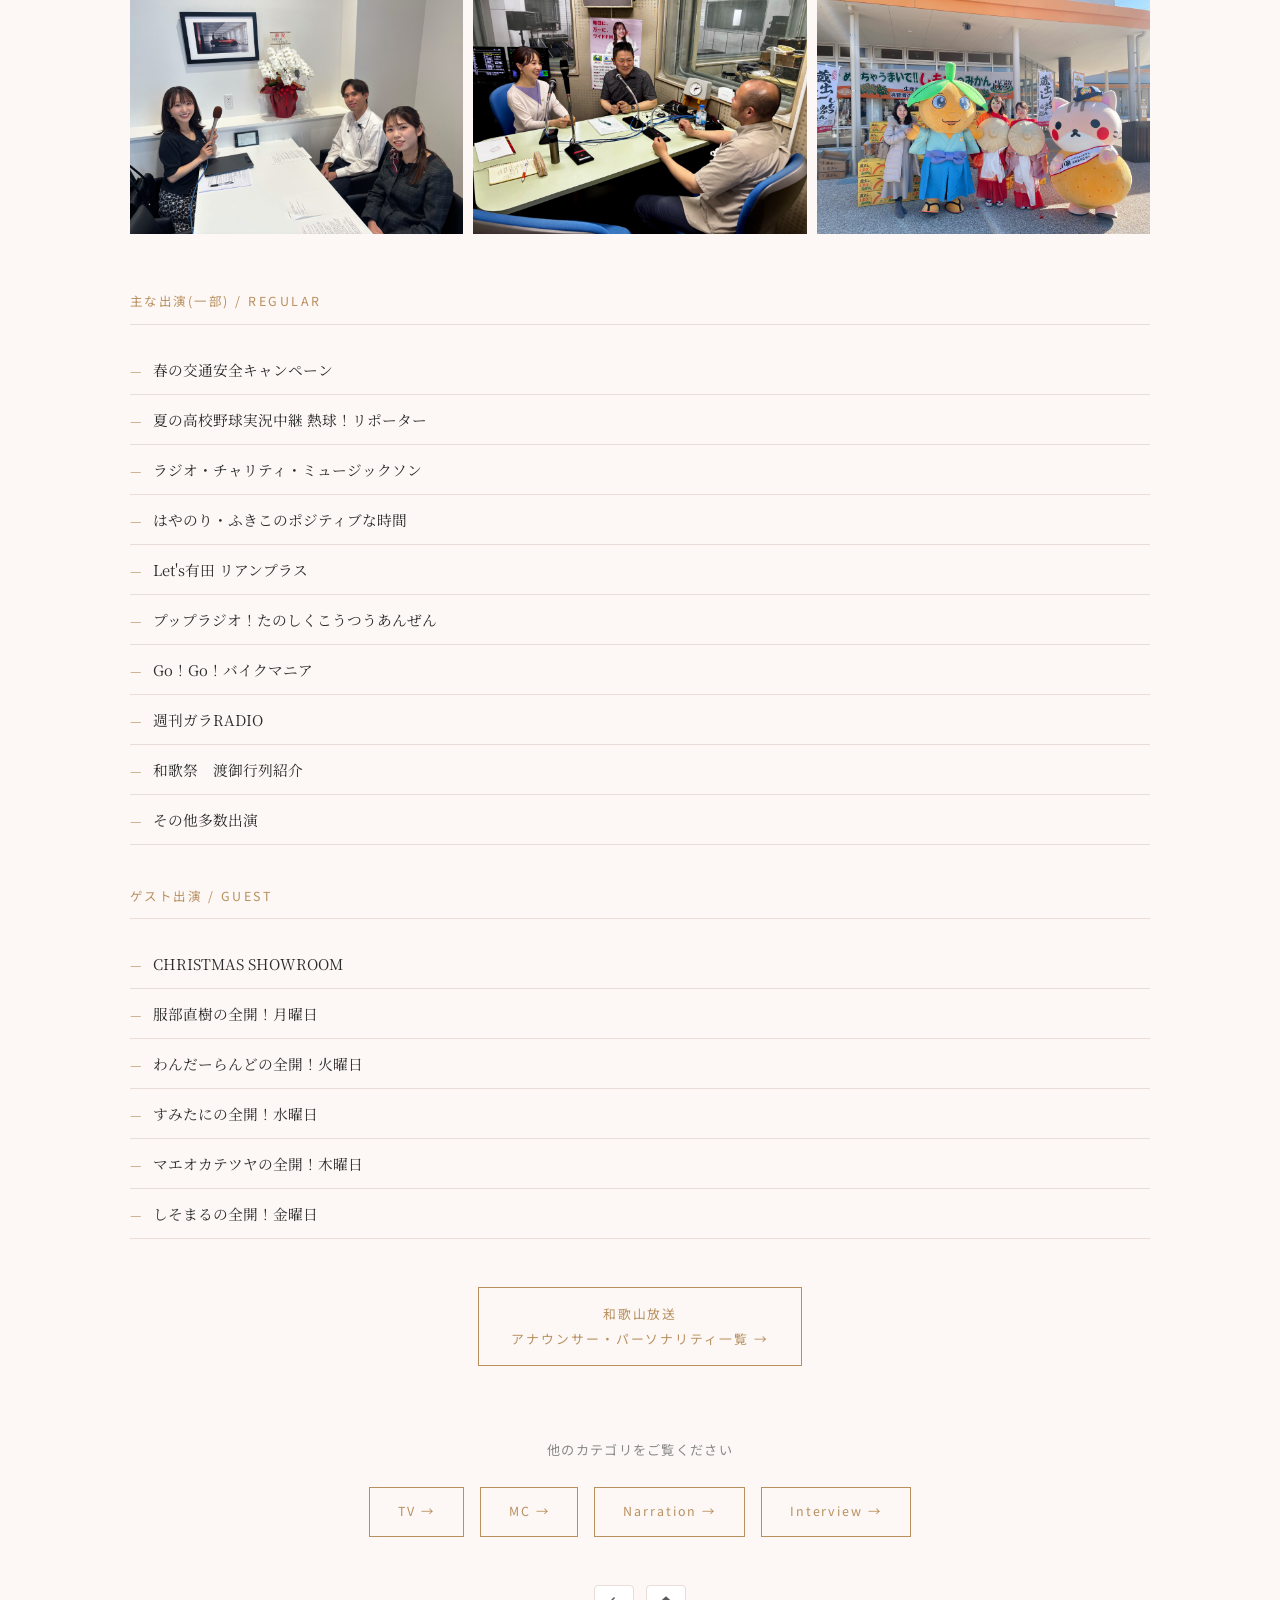
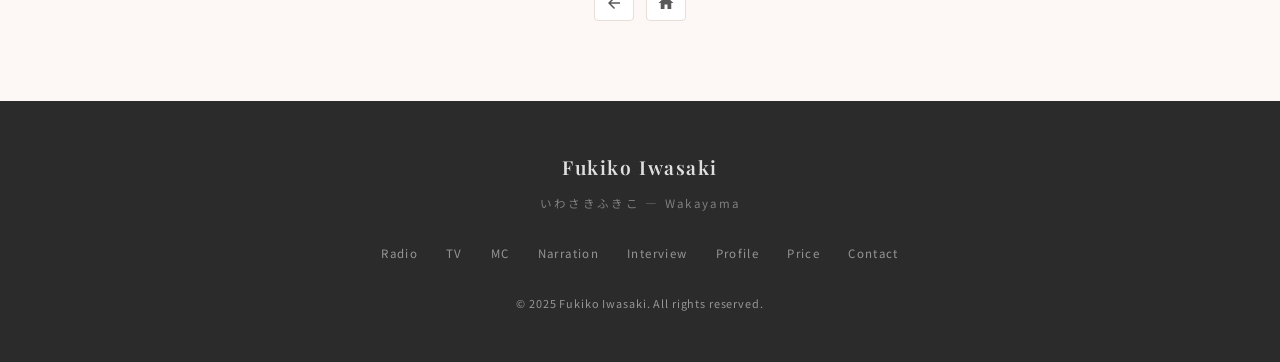
<file: radio.html>
<!DOCTYPE html>
<html lang="ja">
<head>
    <meta charset="UTF-8">
    <meta name="viewport" content="width=device-width, initial-scale=1.0">
    <title>Radio — いわさきふきこ</title>
    <meta name="description" content="いわさきふきこのラジオ活動。和歌山放送を中心にラジオパーソナリティとして活動中。出演番組一覧。">
    <link rel="stylesheet" href="style.css">
</head>
<body>
    <nav class="site-nav" id="siteNav">
        <a href="index.html" class="nav-logo">Fukiko Iwasaki<span>いわさきふきこ</span></a>
        <div class="nav-links">
            <a href="radio.html" class="active">Radio</a>
            <a href="tv.html">TV</a>
            <a href="mc.html">MC</a>
            <a href="narration.html">Narration</a>
            <a href="interview.html">Interview</a>
            <a href="profile.html">Profile</a>
      <a href="price.html">Price</a>
      <a href="contact.html">Contact</a>
        </div>
        <a href="contact.html" class="nav-cta"><svg xmlns="http://www.w3.org/2000/svg" viewBox="0 0 24 24"><path d="M20 4H4c-1.1 0-2 .9-2 2v12c0 1.1.9 2 2 2h16c1.1 0 2-.9 2-2V6c0-1.1-.9-2-2-2zm0 4l-8 5-8-5V6l8 5 8-5v2z"/></svg>ご依頼</a>
        <button class="nav-toggle" id="navToggle" aria-label="メニューを開く">
            <span></span><span></span><span></span>
        </button>
    </nav>
    <div class="nav-mobile" id="navMobile">
        <a href="radio.html">Radio — ラジオ</a>
        <a href="tv.html">TV — テレビ</a>
        <a href="mc.html">MC — 司会</a>
        <a href="narration.html">Narration — ナレーション</a>
        <a href="interview.html">Interview — インタビュー</a>
        <a href="profile.html">Profile — プロフィール</a>
    <a href="price.html">Price — 料金</a>
    <a href="contact.html">Contact — お問い合わせ</a>
    </div>
    <div class="page-wrapper">
        <header class="page-hero">
            <p class="page-hero-en">Radio</p>
            <h1 class="page-hero-title">ラジオ</h1>
            <p class="page-hero-sub">Radio Personality / 和歌山放送</p>
        </header>
        <main class="content-area">
            <nav class="breadcrumb">
                <a href="index.html">Home</a>
                <span>/</span>
                <span>Radio</span>
            </nav>
            <div class="page-nav-btns">
                <a href="javascript:history.back()" class="page-nav-btn">
                    <svg xmlns="http://www.w3.org/2000/svg" viewBox="0 0 24 24"><path d="M20 11H7.83l5.59-5.59L12 4l-8 8 8 8 1.41-1.41L7.83 13H20v-2z"/></svg>
                </a>
                <a href="index.html" class="page-nav-btn">
                    <svg xmlns="http://www.w3.org/2000/svg" viewBox="0 0 24 24"><path d="M10 20v-6h4v6h5v-8h3L12 3 2 12h3v8z"/></svg>
                </a>
            </div>
            <div class="fade-up">
                <p class="section-label">Radio Activity</p>
                <h2 class="section-title">ラジオパーソナリティ</h2>
                <div class="section-divider"></div>
                <p class="section-text">
                    和歌山放送を中心に、ラジオパーソナリティとして活動しています。<br>
                    情報をわかりやすく整理し、あたたかい"会話の場"をつくることを大切にしています。<br>
                    2013年のデビュー以来、地域に根ざしたさまざまな番組に出演してきました。
                </p>
            </div>
            <div class="quote-block fade-up">
                <p class="quote-text">声で近づく、心の距離。<em>  </em></p>
            </div>
            <!-- フォトギャラリー -->
            <div class="fade-up" style="margin-top: 56px;">
                <div style="display:grid;grid-template-columns:repeat(3,1fr);gap:10px;margin-top:32px;">
                    <img src="gallery-radio01.jpg" alt="交通安全教室" loading="lazy" style="width:100%;aspect-ratio:4/3;object-fit:cover;display:block;">
                    <img src="gallery-radio02.jpg" alt="高校野球リポーター" loading="lazy" style="width:100%;aspect-ratio:4/3;object-fit:cover;display:block;">
                    <img src="gallery-radio03.jpg" alt="ラジオ収録" loading="lazy" style="width:100%;aspect-ratio:4/3;object-fit:cover;display:block;">
                    <img src="gallery-radio04.jpg" alt="ラジオゲスト収録" loading="lazy" style="width:100%;aspect-ratio:4/3;object-fit:cover;display:block;">
                    <img src="gallery-radio05.jpg" alt="交通安全教室 人形劇" loading="lazy" style="width:100%;aspect-ratio:4/3;object-fit:cover;display:block;">
                    <img src="gallery-radio06.jpg" alt="ラジオ インタビュー" loading="lazy" style="width:100%;aspect-ratio:4/3;object-fit:cover;display:block;">
                    <img src="gallery-radio07.jpg" alt="ラジオ スタジオ収録" loading="lazy" style="width:100%;aspect-ratio:4/3;object-fit:cover;display:block;">
                    <img src="gallery-radio08.jpg" alt="ラジオ スタジオ" loading="lazy" style="width:100%;aspect-ratio:4/3;object-fit:cover;display:block;">
                    <img src="gallery-radio09.jpg" alt="蔵出しみかんイベント" loading="lazy" style="width:100%;aspect-ratio:4/3;object-fit:cover;display:block;">
                </div>
            </div>
            <div class="works-list fade-up" style="margin-top: 56px;">
                <p class="works-list-title">主な出演(一部) / Regular</p>
                <ul>
                    <li>春の交通安全キャンペーン</li>
                    <li>夏の高校野球実況中継 熱球！リポーター</li>
                    <li>ラジオ・チャリティ・ミュージックソン</li>
            
                    <li>はやのり・ふきこのポジティブな時間</li>
                    <li>Let's有田 リアンプラス</li>
                    <li>プップラジオ！たのしくこうつうあんぜん</li>
                    <li>Go！Go！バイクマニア</li>
                    <li>週刊ガラRADIO</li>
                    <li>和歌祭　渡御行列紹介</li>
                    <li>その他多数出演</li>
                </ul>
            </div>
            <div class="works-list fade-up" style="margin-top: 40px;">
                <p class="works-list-title">ゲスト出演 / Guest</p>
                <ul>
                    <li>CHRISTMAS SHOWROOM</li>
                    <li>服部直樹の全開！月曜日</li>
                    <li>わんだーらんどの全開！火曜日</li>
                    <li>すみたにの全開！水曜日</li>
                    <li>マエオカテツヤの全開！木曜日</li>
                    <li>しそまるの全開！金曜日</li>
                </ul>
            </div>

            <!-- 和歌山放送リンク -->
            <div class="fade-up" style="margin-top: 48px; text-align: center;">
                <a href="https://www.wbs.co.jp/personality.html" target="_blank" rel="noopener"
                    style="display: inline-flex; flex-direction: column; align-items: center; gap: 4px; padding: 14px 32px; border: 1px solid var(--color-gold); color: var(--color-gold); font-family: var(--font-sans); font-size: 0.8rem; letter-spacing: 0.15em; transition: all 0.3s;">
                    和歌山放送<br>アナウンサー・パーソナリティ一覧 &rarr;
                </a>
            </div>
            <div class="fade-up" style="margin-top: 72px; text-align: center;">
                <p
                    style="font-family: var(--font-sans); font-size: 0.82rem; color: var(--color-light); letter-spacing: 0.1em; margin-bottom: 24px;">
                    他のカテゴリをご覧ください</p>
                <div style="display: flex; justify-content: center; gap: 16px; flex-wrap: wrap;">
                    <a href="tv.html"
                        style="padding: 12px 28px; border: 1px solid var(--color-gold); color: var(--color-gold); font-family: var(--font-sans); font-size: 0.78rem; letter-spacing: 0.15em; transition: all 0.3s;">TV
                        &rarr;</a>
                    <a href="mc.html"
                        style="padding: 12px 28px; border: 1px solid var(--color-gold); color: var(--color-gold); font-family: var(--font-sans); font-size: 0.78rem; letter-spacing: 0.15em; transition: all 0.3s;">MC
                        &rarr;</a>
                    <a href="narration.html"
                        style="padding: 12px 28px; border: 1px solid var(--color-gold); color: var(--color-gold); font-family: var(--font-sans); font-size: 0.78rem; letter-spacing: 0.15em; transition: all 0.3s;">Narration
                        &rarr;</a>
                    <a href="interview.html"
                        style="padding: 12px 28px; border: 1px solid var(--color-gold); color: var(--color-gold); font-family: var(--font-sans); font-size: 0.78rem; letter-spacing: 0.15em; transition: all 0.3s;">Interview
                        &rarr;</a>

                </div>
            </div>
            <div class="page-nav-btns page-nav-btns--bottom fade-up">
                <a href="javascript:history.back()" class="page-nav-btn">
                    <svg xmlns="http://www.w3.org/2000/svg" viewBox="0 0 24 24"><path d="M20 11H7.83l5.59-5.59L12 4l-8 8 8 8 1.41-1.41L7.83 13H20v-2z"/></svg>
                </a>
                <a href="index.html" class="page-nav-btn">
                    <svg xmlns="http://www.w3.org/2000/svg" viewBox="0 0 24 24"><path d="M10 20v-6h4v6h5v-8h3L12 3 2 12h3v8z"/></svg>
                </a>
            </div>
        </main>
    </div>
    <footer class="site-footer">
        <p class="footer-name">Fukiko Iwasaki</p>
        <p class="footer-title">いわさきふきこ — Wakayama</p>
        <nav class="footer-links">
            <a href="radio.html">Radio</a>
            <a href="tv.html">TV</a>
            <a href="mc.html">MC</a>
            <a href="narration.html">Narration</a>
            <a href="interview.html">Interview</a>
            <a href="profile.html">Profile</a>
      <a href="price.html">Price</a>
      <a href="contact.html">Contact</a>
        </nav>
        <p class="footer-copy">&copy; 2025 Fukiko Iwasaki. All rights reserved.</p>
    </footer>
    <script>
        const nav = document.getElementById('siteNav');
        window.addEventListener('scroll', () => nav.classList.toggle('scrolled', window.scrollY > 20));
        const toggle = document.getElementById('navToggle');
        const mobileMenu = document.getElementById('navMobile');
        toggle.addEventListener('click', () => { toggle.classList.toggle('open'); mobileMenu.classList.toggle('open'); });
        const observer = new IntersectionObserver((entries) => {
            entries.forEach(e => { if (e.isIntersecting) { e.target.classList.add('visible'); observer.unobserve(e.target); } });
        }, { threshold: 0.15 });
        document.querySelectorAll('.fade-up, .timeline-item').forEach(el => observer.observe(el));
    </script>
</body>
</html>
</file>
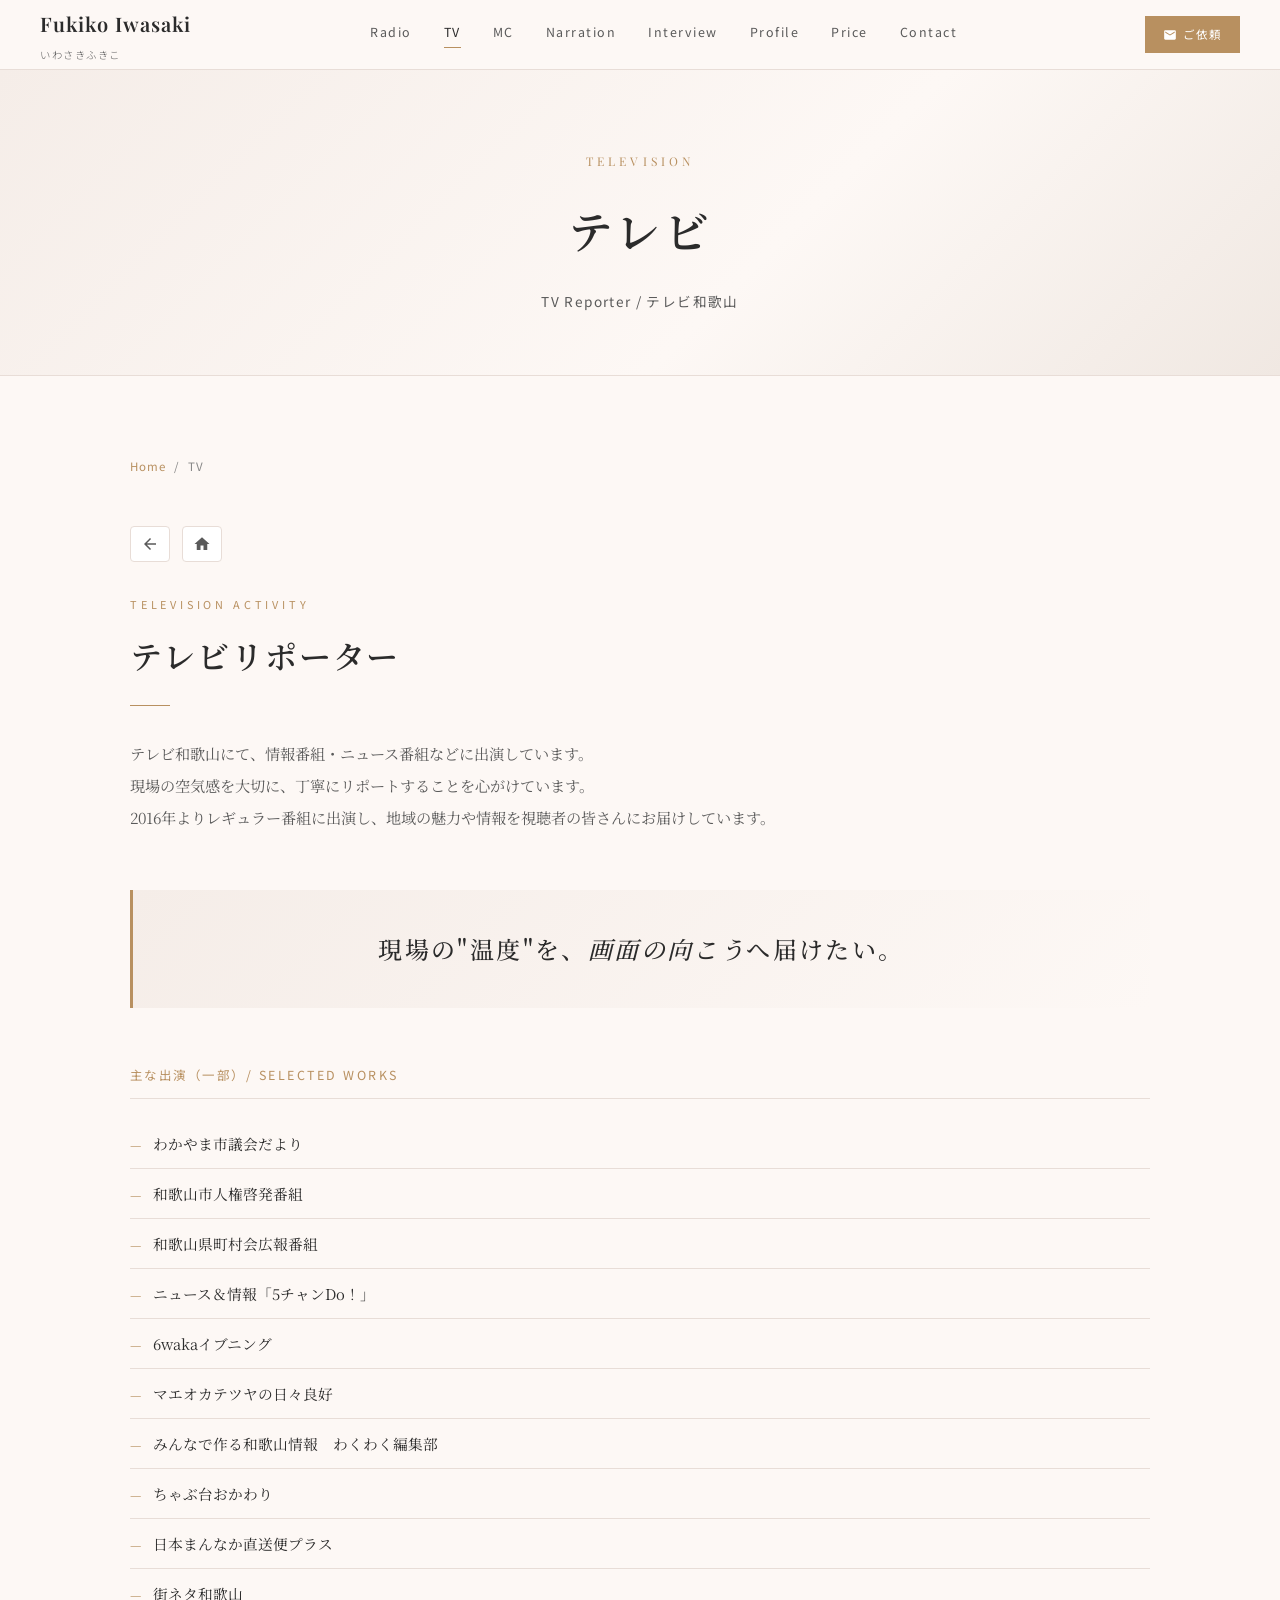
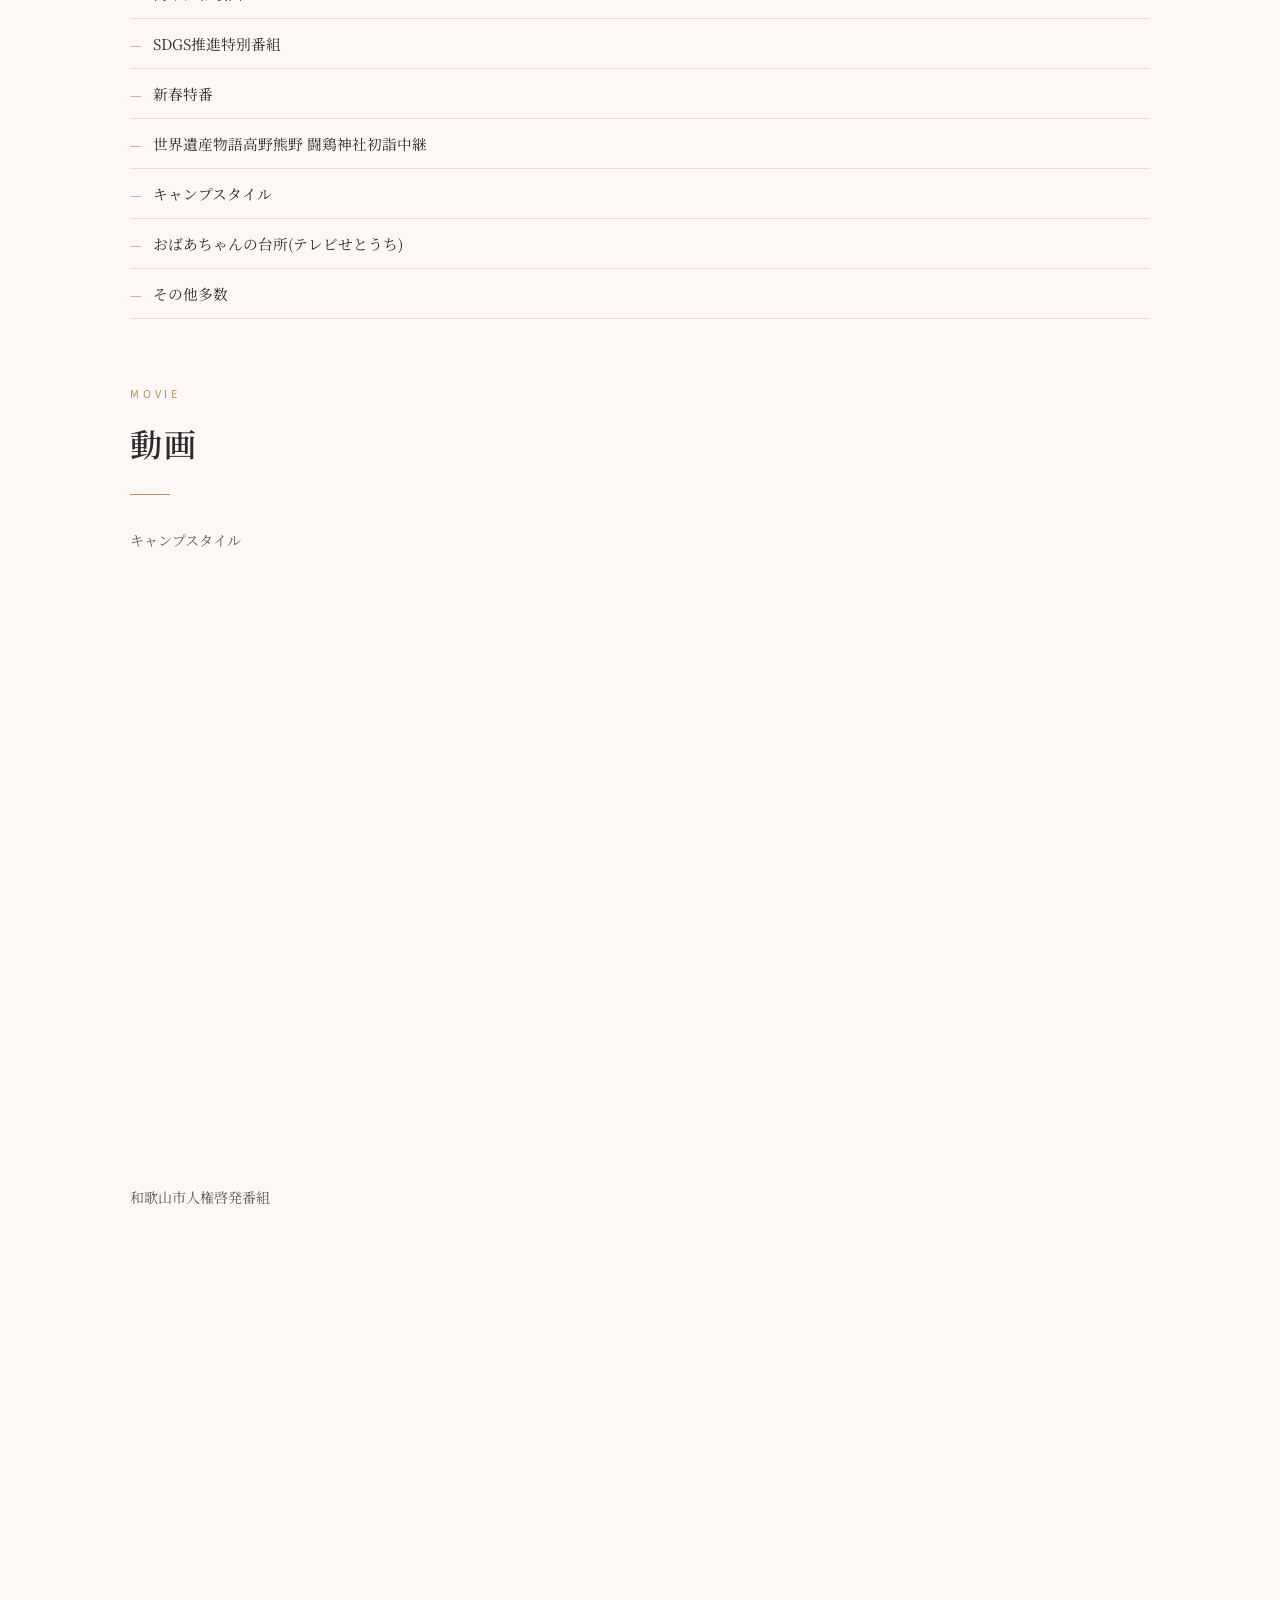
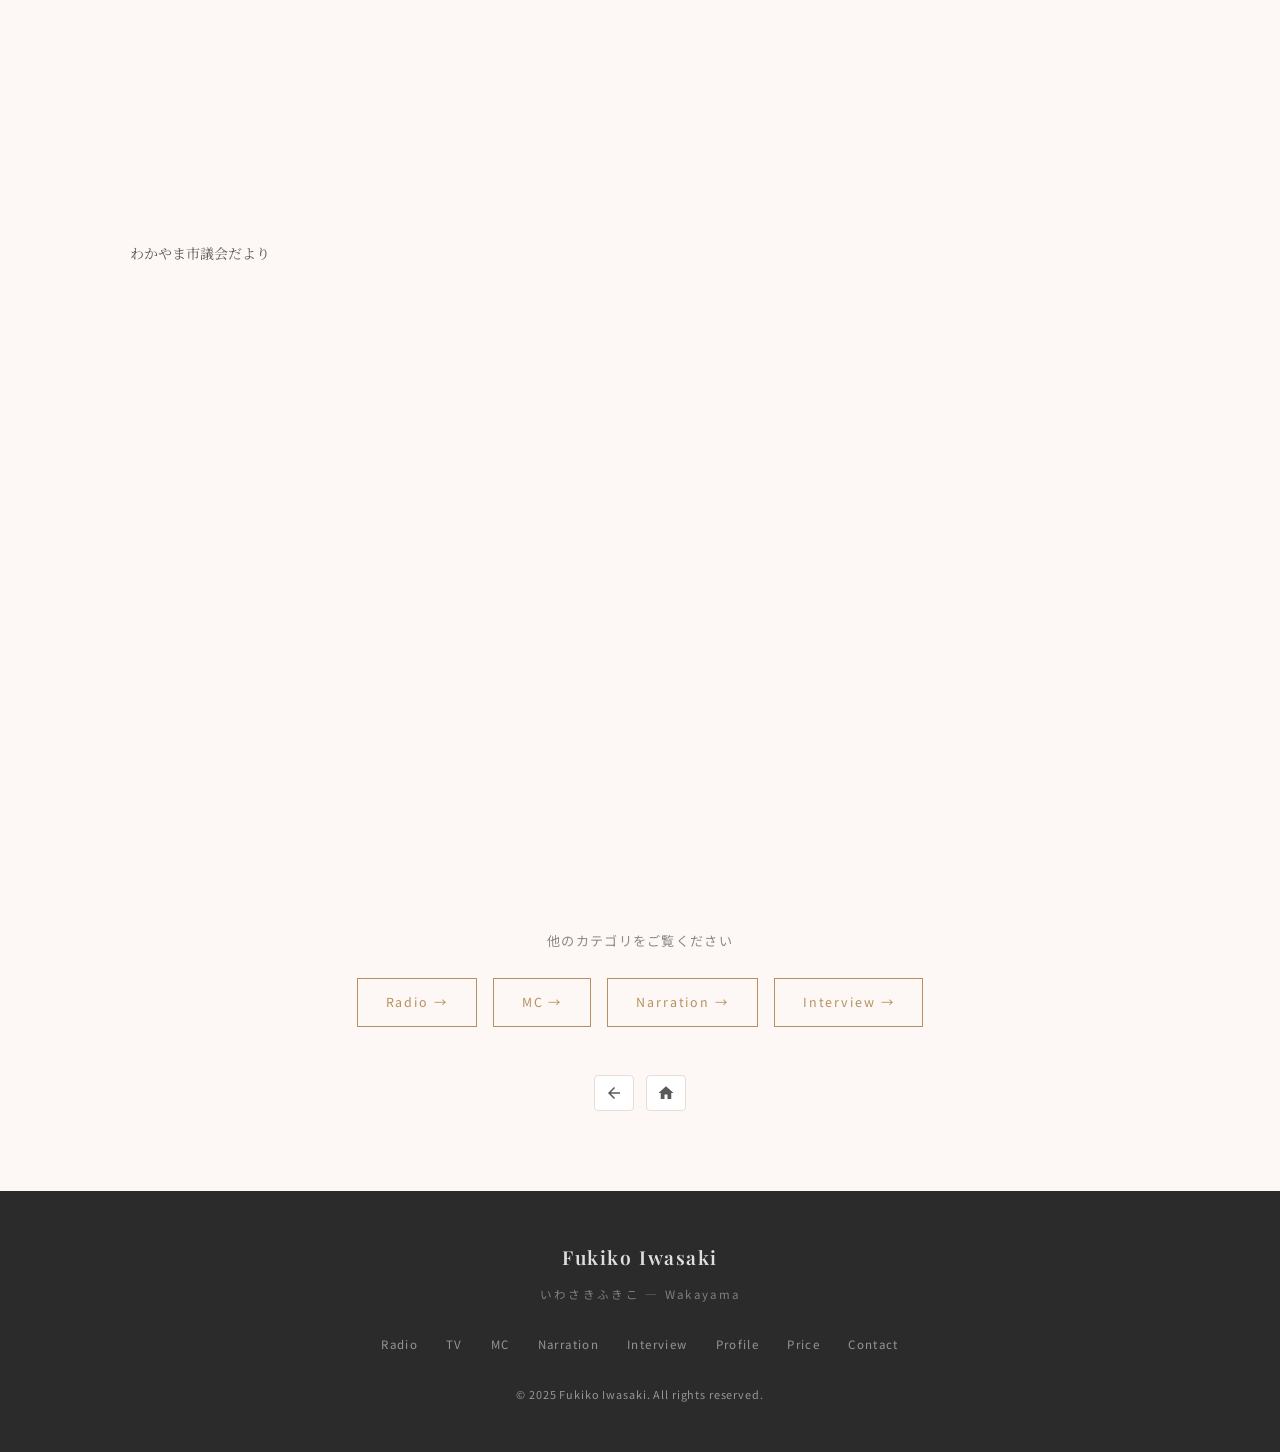
<file: tv.html>
<!DOCTYPE html>
<html lang="ja">
<head>
    <meta charset="UTF-8">
    <meta name="viewport" content="width=device-width, initial-scale=1.0">
    <title>TV — いわさきふきこ</title>
    <meta name="description" content="いわさきふきこのテレビ活動。テレビ和歌山にて情報番組・ニュース番組などに出演。出演番組一覧。">
    <link rel="stylesheet" href="style.css">
</head>
<body>
    <nav class="site-nav" id="siteNav">
        <a href="index.html" class="nav-logo">Fukiko Iwasaki<span>いわさきふきこ</span></a>
        <div class="nav-links">
            <a href="radio.html">Radio</a>
            <a href="tv.html" class="active">TV</a>
            <a href="mc.html">MC</a>
            <a href="narration.html">Narration</a>
            <a href="interview.html">Interview</a>
            <a href="profile.html">Profile</a>
      <a href="price.html">Price</a>
      <a href="contact.html">Contact</a>
        </div>
        <a href="contact.html" class="nav-cta"><svg xmlns="http://www.w3.org/2000/svg" viewBox="0 0 24 24"><path d="M20 4H4c-1.1 0-2 .9-2 2v12c0 1.1.9 2 2 2h16c1.1 0 2-.9 2-2V6c0-1.1-.9-2-2-2zm0 4l-8 5-8-5V6l8 5 8-5v2z"/></svg>ご依頼</a>
        <button class="nav-toggle" id="navToggle" aria-label="メニューを開く">
            <span></span><span></span><span></span>
        </button>
    </nav>
    <div class="nav-mobile" id="navMobile">
        <a href="radio.html">Radio — ラジオ</a>
        <a href="tv.html">TV — テレビ</a>
        <a href="mc.html">MC — 司会</a>
        <a href="narration.html">Narration — ナレーション</a>
        <a href="interview.html">Interview — インタビュー</a>
        <a href="profile.html">Profile — プロフィール</a>
    <a href="price.html">Price — 料金</a>
    <a href="contact.html">Contact — お問い合わせ</a>
    </div>
    <div class="page-wrapper">
        <header class="page-hero">
            <p class="page-hero-en">Television</p>
            <h1 class="page-hero-title">テレビ</h1>
            <p class="page-hero-sub">TV Reporter / テレビ和歌山</p>
        </header>
        <main class="content-area">
            <nav class="breadcrumb">
                <a href="index.html">Home</a>
                <span>/</span>
                <span>TV</span>
            </nav>
            <div class="page-nav-btns">
                <a href="javascript:history.back()" class="page-nav-btn">
                    <svg xmlns="http://www.w3.org/2000/svg" viewBox="0 0 24 24"><path d="M20 11H7.83l5.59-5.59L12 4l-8 8 8 8 1.41-1.41L7.83 13H20v-2z"/></svg>
                </a>
                <a href="index.html" class="page-nav-btn">
                    <svg xmlns="http://www.w3.org/2000/svg" viewBox="0 0 24 24"><path d="M10 20v-6h4v6h5v-8h3L12 3 2 12h3v8z"/></svg>
                </a>
            </div>
            <div class="fade-up">
                <p class="section-label">Television Activity</p>
                <h2 class="section-title">テレビリポーター</h2>
                <div class="section-divider"></div>
                <p class="section-text">
                    テレビ和歌山にて、情報番組・ニュース番組などに出演しています。<br>
                    現場の空気感を大切に、丁寧にリポートすることを心がけています。<br>
                    2016年よりレギュラー番組に出演し、地域の魅力や情報を視聴者の皆さんにお届けしています。
                </p>
            </div>
            <div class="quote-block fade-up">
                <p class="quote-text">現場の"温度"を、<em>画面の向こう</em>へ届けたい。</p>
            </div>
            <div class="works-list fade-up" style="margin-top: 56px;">
                <p class="works-list-title">主な出演（一部）/ Selected Works</p>
                <ul>
                    <li>わかやま市議会だより</li>
                    <li>和歌山市人権啓発番組</li>
                    <li>和歌山県町村会広報番組</li>
                    <li>ニュース＆情報「5チャンDo！」</li>
                    <li>6wakaイブニング</li>
                    <li>マエオカテツヤの日々良好</li>
                    <li>みんなで作る和歌山情報　わくわく編集部</li>
                    <li>ちゃぶ台おかわり</li>
                    <li>日本まんなか直送便プラス</li>
                    
                    <li>街ネタ和歌山</li>
                    <li>SDGS推進特別番組</li>
                    <li>新春特番</li>
                    <li>世界遺産物語高野熊野 闘鶏神社初詣中継</li>
                    <li>キャンプスタイル</li>
                    <li>おばあちゃんの台所(テレビせとうち)</li>
                    
                    <li>その他多数</li>
                </ul>
            </div>
            <!-- YouTube 動画 -->
            <div class="fade-up" style="margin-top: 64px;">
                <p class="section-label">Movie</p>
                <h2 class="section-title">動画</h2>
                <div class="section-divider"></div>
                <div style="margin-top: 32px;">
                    <p style="font-family:var(--font-serif);font-size:0.88rem;color:var(--color-mid);margin-bottom:16px;">キャンプスタイル</p>
                    <div style="position:relative;padding-top:56.25%;border-radius:0;overflow:hidden;">
                        <iframe src="https://www.youtube.com/embed/9A5TrzxGMJI"
                            style="position:absolute;top:0;left:0;width:100%;height:100%;"
                            frameborder="0" allowfullscreen loading="lazy"
                            title="キャンプスタイル — いわさきふきこ"></iframe>
                    </div>
                </div>
                <div style="margin-top: 40px;">
                    <p style="font-family:var(--font-serif);font-size:0.88rem;color:var(--color-mid);margin-bottom:16px;">和歌山市人権啓発番組</p>
                    <div style="position:relative;padding-top:56.25%;border-radius:0;overflow:hidden;">
                        <iframe src="https://www.youtube.com/embed/K-tqd8kONOc"
                            style="position:absolute;top:0;left:0;width:100%;height:100%;"
                            frameborder="0" allowfullscreen loading="lazy"
                            title="和歌山市人権啓発番組 — いわさきふきこ"></iframe>
                    </div>
                </div>
                <div style="margin-top: 40px;">
                    <p style="font-family:var(--font-serif);font-size:0.88rem;color:var(--color-mid);margin-bottom:16px;">わかやま市議会だより</p>
                    <div style="position:relative;padding-top:56.25%;border-radius:0;overflow:hidden;">
                        <iframe src="https://www.youtube.com/embed/W4MtLorRg-Q"
                            style="position:absolute;top:0;left:0;width:100%;height:100%;"
                            frameborder="0" allowfullscreen loading="lazy"
                            title="わかやま市議会だより — いわさきふきこ"></iframe>
                    </div>
                </div>
            </div>

            <div class="fade-up" style="margin-top: 72px; text-align: center;">
                <p
                    style="font-family: var(--font-sans); font-size: 0.82rem; color: var(--color-light); letter-spacing: 0.1em; margin-bottom: 24px;">
                    他のカテゴリをご覧ください</p>
                <div style="display: flex; justify-content: center; gap: 16px; flex-wrap: wrap;">
                    <a href="radio.html"
                        style="padding: 12px 28px; border: 1px solid var(--color-gold); color: var(--color-gold); font-family: var(--font-sans); font-size: 0.78rem; letter-spacing: 0.15em; transition: all 0.3s;">Radio
                        &rarr;</a>
                    <a href="mc.html"
                        style="padding: 12px 28px; border: 1px solid var(--color-gold); color: var(--color-gold); font-family: var(--font-sans); font-size: 0.78rem; letter-spacing: 0.15em; transition: all 0.3s;">MC
                        &rarr;</a>
                    <a href="narration.html"
                        style="padding: 12px 28px; border: 1px solid var(--color-gold); color: var(--color-gold); font-family: var(--font-sans); font-size: 0.78rem; letter-spacing: 0.15em; transition: all 0.3s;">Narration
                        &rarr;</a>
                    <a href="interview.html"
                        style="padding: 12px 28px; border: 1px solid var(--color-gold); color: var(--color-gold); font-family: var(--font-sans); font-size: 0.78rem; letter-spacing: 0.15em; transition: all 0.3s;">Interview
                        &rarr;</a>

                </div>
            </div>
            <div class="page-nav-btns page-nav-btns--bottom fade-up">
                <a href="javascript:history.back()" class="page-nav-btn">
                    <svg xmlns="http://www.w3.org/2000/svg" viewBox="0 0 24 24"><path d="M20 11H7.83l5.59-5.59L12 4l-8 8 8 8 1.41-1.41L7.83 13H20v-2z"/></svg>
                </a>
                <a href="index.html" class="page-nav-btn">
                    <svg xmlns="http://www.w3.org/2000/svg" viewBox="0 0 24 24"><path d="M10 20v-6h4v6h5v-8h3L12 3 2 12h3v8z"/></svg>
                </a>
            </div>
        </main>
    </div>
    <footer class="site-footer">
        <p class="footer-name">Fukiko Iwasaki</p>
        <p class="footer-title">いわさきふきこ — Wakayama</p>
        <nav class="footer-links">
            <a href="radio.html">Radio</a>
            <a href="tv.html">TV</a>
            <a href="mc.html">MC</a>
            <a href="narration.html">Narration</a>
            <a href="interview.html">Interview</a>
            <a href="profile.html">Profile</a>
      <a href="price.html">Price</a>
      <a href="contact.html">Contact</a>
        </nav>
        <p class="footer-copy">&copy; 2025 Fukiko Iwasaki. All rights reserved.</p>
    </footer>
    <script>
        const nav = document.getElementById('siteNav');
        window.addEventListener('scroll', () => nav.classList.toggle('scrolled', window.scrollY > 20));
        const toggle = document.getElementById('navToggle');
        const mobileMenu = document.getElementById('navMobile');
        toggle.addEventListener('click', () => { toggle.classList.toggle('open'); mobileMenu.classList.toggle('open'); });
        const observer = new IntersectionObserver((entries) => {
            entries.forEach(e => { if (e.isIntersecting) { e.target.classList.add('visible'); observer.unobserve(e.target); } });
        }, { threshold: 0.15 });
        document.querySelectorAll('.fade-up, .timeline-item').forEach(el => observer.observe(el));
    </script>
</body>
</html>
</file>
<file: style.css>
/* =============================================
   いわさきふきこ オフィシャルサイト
   Shared Stylesheet
   ============================================= */
@import url('https://fonts.googleapis.com/css2?family=Noto+Serif+JP:wght@300;400;500;600;700&family=Playfair+Display:ital,wght@0,400;0,600;1,400&family=Noto+Sans+JP:wght@300;400;500&family=Zen+Maru+Gothic:wght@300;400;500;700&display=swap');
/* =============================================
   CSS Variables
   ============================================= */
:root {
  --color-bg:        #fdf8f5;
  --color-surface:   #ffffff;
  --color-rose:      #e8c5b5;
  --color-rose-deep: #c9a090;
  --color-gold:      #b89060;
  --color-gold-lt:   #d4a96a;
  --color-charcoal:  #2b2b2b;
  --color-mid:       #5a5a5a;
  --color-light:     #888888;
  --color-divider:   #e8ddd7;
  --color-hero-bg:   #f5ede8;
  --font-serif:   'Noto Serif JP', 'Georgia', serif;
  --font-display: 'Playfair Display', 'Noto Serif JP', serif;
  --font-sans:    'Noto Sans JP', sans-serif;
  --font-round:   'Zen Maru Gothic', 'Noto Sans JP', sans-serif;
  --font-name-weight: 300;
  --nav-height: 70px;
  --max-width:  1100px;
  --radius:     4px;
  --shadow-sm:  0 2px 12px rgba(0,0,0,0.07);
  --shadow-md:  0 6px 30px rgba(0,0,0,0.10);
  --transition: 0.35s ease;
}
/* =============================================
   Reset & Base
   ============================================= */
*, *::before, *::after {
  box-sizing: border-box;
  margin: 0;
  padding: 0;
}
html {
  scroll-behavior: smooth;
  font-size: 16px;
}
body {
  font-family: var(--font-serif);
  background: var(--color-bg);
  color: var(--color-charcoal);
  line-height: 1.9;
  -webkit-font-smoothing: antialiased;
}
a {
  color: inherit;
  text-decoration: none;
}
img {
  max-width: 100%;
  display: block;
}
ul { list-style: none; }
/* =============================================
   Navigation
   ============================================= */
.site-nav {
  position: fixed;
  top: 0; left: 0; right: 0;
  height: var(--nav-height);
  background: rgba(253, 248, 245, 0.95);
  backdrop-filter: blur(8px);
  -webkit-backdrop-filter: blur(8px);
  border-bottom: 1px solid var(--color-divider);
  z-index: 1000;
  display: flex;
  align-items: center;
  justify-content: space-between;
  padding: 0 40px;
  transition: box-shadow var(--transition);
}
.site-nav.scrolled {
  box-shadow: var(--shadow-sm);
}
.nav-logo {
  font-family: var(--font-display);
  font-size: 1.25rem;
  font-weight: 600;
  color: var(--color-charcoal);
  letter-spacing: 0.05em;
  white-space: nowrap;
}
.nav-logo span {
  display: block;
  font-size: 0.65rem;
  font-family: var(--font-sans);
  font-weight: 300;
  letter-spacing: 0.15em;
  color: var(--color-mid);
  margin-top: 2px;
}
.nav-links {
  display: flex;
  gap: 32px;
  align-items: center;
}
.nav-links a {
  font-family: var(--font-sans);
  font-size: 0.78rem;
  font-weight: 400;
  letter-spacing: 0.12em;
  color: var(--color-mid);
  padding-bottom: 2px;
  border-bottom: 1px solid transparent;
  transition: color var(--transition), border-color var(--transition);
}
.nav-links a:hover,
.nav-links a.active {
  color: var(--color-charcoal);
  border-bottom-color: var(--color-gold);
}
/* Nav CTA Button */
.nav-cta {
  display: inline-flex;
  align-items: center;
  gap: 6px;
  padding: 8px 18px;
  background: var(--color-gold);
  color: #fff;
  font-family: var(--font-sans);
  font-size: 0.72rem;
  letter-spacing: 0.1em;
  border: none;
  transition: all var(--transition);
  white-space: nowrap;
  margin-left: 8px;
}
.nav-cta:hover {
  background: var(--color-rose-deep);
}
.nav-cta svg {
  width: 14px;
  height: 14px;
  fill: currentColor;
}
/* SNS Icons Section */
.sns-bar {
  display: flex;
  justify-content: center;
  align-items: center;
  gap: 24px;
  padding: 36px 20px;
  background: #fff;
}
.sns-bar a {
  display: flex;
  align-items: center;
  justify-content: center;
  width: 44px;
  height: 44px;
  border-radius: 50%;
  transition: transform var(--transition), box-shadow var(--transition);
}
.sns-bar a:hover {
  transform: translateY(-3px);
  box-shadow: 0 4px 16px rgba(0,0,0,0.12);
}
.sns-bar a svg {
  width: 22px;
  height: 22px;
}
.sns-instagram {
  background: linear-gradient(135deg, #f58529, #dd2a7b, #8134af, #515bd4);
}
.sns-instagram svg { fill: #fff; }
.sns-facebook {
  background: #1877f2;
}
.sns-facebook svg { fill: #fff; }
.sns-mail {
  background: var(--color-gold);
}
.sns-mail svg { fill: #fff; }
/* Hamburger */
.nav-toggle {
  display: none;
  flex-direction: column;
  gap: 5px;
  cursor: pointer;
  padding: 4px;
  background: none;
  border: none;
}
.nav-toggle span {
  display: block;
  width: 24px;
  height: 1.5px;
  background: var(--color-charcoal);
  transition: all 0.3s ease;
}
.nav-toggle.open span:nth-child(1) { transform: translateY(6.5px) rotate(45deg); }
.nav-toggle.open span:nth-child(2) { opacity: 0; }
.nav-toggle.open span:nth-child(3) { transform: translateY(-6.5px) rotate(-45deg); }
/* Mobile menu */
.nav-mobile {
  display: none;
  position: fixed;
  top: var(--nav-height);
  left: 0; right: 0;
  background: var(--color-bg);
  border-bottom: 1px solid var(--color-divider);
  padding: 24px 40px;
  z-index: 999;
  flex-direction: column;
  gap: 20px;
}
.nav-mobile.open { display: flex; }
.nav-mobile a {
  font-family: var(--font-sans);
  font-size: 0.9rem;
  letter-spacing: 0.1em;
  color: var(--color-charcoal);
  padding: 10px 0;
  border-bottom: 1px solid var(--color-divider);
}
/* =============================================
   Page Wrapper
   ============================================= */
.page-wrapper {
  padding-top: var(--nav-height);
  min-height: 100vh;
}
/* =============================================
   Hero (index page)
   ============================================= */
.hero {
  min-height: calc(100vh - var(--nav-height));
  background: linear-gradient(135deg, #f5ede8 0%, #fdf8f5 40%, #f0e8e2 100%);
  display: flex;
  align-items: center;
  justify-content: center;
  text-align: center;
  padding: 80px 40px 60px;
  position: relative;
  overflow: hidden;
}
.hero::before {
  content: '';
  position: absolute;
  top: -120px; right: -120px;
  width: 500px; height: 500px;
  border-radius: 50%;
  background: radial-gradient(circle, rgba(200,160,130,0.15), transparent 70%);
  pointer-events: none;
}
.hero::after {
  content: '';
  position: absolute;
  bottom: -80px; left: -80px;
  width: 400px; height: 400px;
  border-radius: 50%;
  background: radial-gradient(circle, rgba(184,144,96,0.10), transparent 70%);
  pointer-events: none;
}
.hero-inner {
  position: relative;
  z-index: 1;
  max-width: 700px;
}
.hero-label {
  font-family: var(--font-sans);
  font-size: 0.72rem;
  letter-spacing: 0.3em;
  color: var(--color-gold);
  text-transform: uppercase;
  margin-bottom: 20px;
  opacity: 0;
  animation: fadeUp 0.8s ease 0.2s forwards;
}
.hero-name-jp {
  font-family: var(--font-round);
  font-size: clamp(2.2rem, 5vw, 3.2rem);
  font-weight: var(--font-name-weight);
  color: var(--color-charcoal);
  letter-spacing: 0.12em;
  line-height: 1.2;
  white-space: nowrap;
  margin-bottom: 12px;
  opacity: 0;
  animation: fadeUp 0.8s ease 0.4s forwards;
}
.hero-name {
  font-family: var(--font-display);
  font-size: clamp(0.9rem, 2vw, 1.15rem);
  font-weight: 400;
  color: var(--color-light);
  letter-spacing: 0.1em;
  margin-bottom: 28px;
  opacity: 0;
  animation: fadeUp 0.8s ease 0.55s forwards;
}
.hero-divider {
  width: 50px;
  height: 1px;
  background: var(--color-gold);
  margin: 28px auto;
  opacity: 0;
  animation: fadeIn 0.8s ease 0.7s forwards;
}
.hero-roles {
  font-family: var(--font-sans);
  font-size: 0.82rem;
  letter-spacing: 0.15em;
  color: var(--color-mid);
  margin-bottom: 32px;
  line-height: 2;
  opacity: 0;
  animation: fadeUp 0.8s ease 0.75s forwards;
}
.hero-catchphrase {
  font-family: var(--font-serif);
  font-size: clamp(1rem, 2.5vw, 1.3rem);
  font-weight: 400;
  color: var(--color-charcoal);
  font-style: italic;
  margin-bottom: 50px;
  opacity: 0;
  animation: fadeUp 0.8s ease 0.9s forwards;
}
.hero-cta {
  display: inline-flex;
  align-items: center;
  gap: 10px;
  padding: 14px 36px;
  border: 1px solid var(--color-gold);
  color: var(--color-gold);
  font-family: var(--font-sans);
  font-size: 0.8rem;
  letter-spacing: 0.2em;
  transition: all var(--transition);
  opacity: 0;
  animation: fadeUp 0.8s ease 1.05s forwards;
}
.hero-cta:hover {
  background: var(--color-gold);
  color: #fff;
}
/* Hero with photo layout */
.hero-with-photo {
  display: grid;
  grid-template-columns: 1fr auto;
  gap: 60px;
  align-items: center;
  max-width: var(--max-width);
  text-align: left;
}
.hero-text {
  max-width: 520px;
}
.hero-photo-wrap {
  position: relative;
  opacity: 0;
  animation: fadeUp 0.8s ease 0.6s forwards;
}
.hero-photo-wrap::before {
  content: '';
  position: absolute;
  top: 10px; left: 10px;
  width: 100%; height: 100%;
  border: 1px solid var(--color-gold-lt);
  z-index: 0;
}
.hero-photo {
  position: relative;
  z-index: 1;
  width: 280px;
  aspect-ratio: 4 / 5;
  object-fit: cover;
  object-position: center top;
  filter: saturate(0.9) contrast(1.02);
  box-shadow: var(--shadow-md);
}
@media (max-width: 900px) {
  .hero-with-photo {
    grid-template-columns: 1fr;
    text-align: center;
    justify-items: center;
    gap: 40px;
  }
  .hero-text {
    max-width: 600px;
    order: 2;
  }
  .hero-photo-wrap {
    order: 1;
  }
  .hero-photo {
    width: 220px;
  }
}
@media (max-width: 640px) {
  .hero-photo {
    width: 180px;
  }
}
/* =============================================
   Section Page Hero (sub-pages)
   ============================================= */
.page-hero {
  background: linear-gradient(135deg, #f5ede8 0%, #fdf8f5 60%, #f0e8e2 100%);
  padding: 80px 40px 60px;
  text-align: center;
  border-bottom: 1px solid var(--color-divider);
}
.page-hero-en {
  font-family: var(--font-display);
  font-size: 0.75rem;
  letter-spacing: 0.35em;
  color: var(--color-gold);
  text-transform: uppercase;
  margin-bottom: 14px;
}
.page-hero-title {
  font-family: var(--font-serif);
  font-size: clamp(1.8rem, 4vw, 2.8rem);
  font-weight: 600;
  color: var(--color-charcoal);
  letter-spacing: 0.08em;
  margin-bottom: 16px;
}
.page-hero-sub {
  font-family: var(--font-sans);
  font-size: 0.85rem;
  color: var(--color-mid);
  letter-spacing: 0.1em;
  max-width: 600px;
  margin: 0 auto;
  line-height: 2;
}
/* =============================================
   Main Content Area
   ============================================= */
.content-area {
  max-width: var(--max-width);
  margin: 0 auto;
  padding: 80px 40px;
}
/* =============================================
   Section Heading
   ============================================= */
.section-label {
  font-family: var(--font-sans);
  font-size: 0.68rem;
  letter-spacing: 0.35em;
  color: var(--color-gold);
  text-transform: uppercase;
  margin-bottom: 10px;
}
.section-title {
  font-family: var(--font-serif);
  font-size: clamp(1.4rem, 3vw, 2rem);
  font-weight: 600;
  color: var(--color-charcoal);
  letter-spacing: 0.06em;
  margin-bottom: 20px;
}
.section-divider {
  width: 40px;
  height: 1px;
  background: var(--color-gold);
  margin-bottom: 32px;
}
.section-text {
  font-family: var(--font-serif);
  font-size: 0.95rem;
  line-height: 2.1;
  color: var(--color-mid);
  max-width: 720px;
  margin-bottom: 40px;
}
/* =============================================
   Category Cards (index grid)
   ============================================= */
.categories {
  max-width: var(--max-width);
  margin: 0 auto;
  padding: 80px 40px;
}
.categories-heading {
  text-align: center;
  margin-bottom: 56px;
}
.categories-grid {
  display: grid;
  grid-template-columns: repeat(3, 1fr);
  gap: 24px;
}
.cat-card {
  background: var(--color-surface);
  border: 1px solid var(--color-divider);
  padding: 44px 32px;
  text-align: center;
  transition: all var(--transition);
  cursor: pointer;
  position: relative;
  overflow: hidden;
}
.cat-card::before {
  content: '';
  position: absolute;
  bottom: 0; left: 0; right: 0;
  height: 2px;
  background: linear-gradient(90deg, var(--color-rose-deep), var(--color-gold));
  transform: scaleX(0);
  transition: transform var(--transition);
}
.cat-card:hover {
  box-shadow: var(--shadow-md);
  transform: translateY(-4px);
}
.cat-card:hover::before {
  transform: scaleX(1);
}
.cat-card-icon {
  font-size: 2rem;
  margin-bottom: 16px;
  display: block;
}
.cat-card-en {
  font-family: var(--font-display);
  font-size: 0.72rem;
  letter-spacing: 0.25em;
  color: var(--color-gold);
  text-transform: uppercase;
  margin-bottom: 8px;
}
.cat-card-title {
  font-family: var(--font-serif);
  font-size: 1.15rem;
  font-weight: 600;
  color: var(--color-charcoal);
  letter-spacing: 0.08em;
  margin-bottom: 14px;
}
.cat-card-desc {
  font-family: var(--font-sans);
  font-size: 0.78rem;
  color: var(--color-light);
  line-height: 1.8;
}
.cat-card-arrow {
  display: inline-block;
  margin-top: 20px;
  font-family: var(--font-sans);
  font-size: 0.72rem;
  letter-spacing: 0.15em;
  color: var(--color-gold);
  border-bottom: 1px solid var(--color-gold-lt);
  transition: letter-spacing var(--transition);
}
.cat-card:hover .cat-card-arrow {
  letter-spacing: 0.25em;
}
/* --- TV card with inline videos --- */
.cat-card--tv {
  padding-bottom: 28px;
  cursor: default;
}
.cat-card--tv:hover {
  transform: none;
  box-shadow: none;
}
.cat-card--tv:hover::before {
  transform: scaleX(0);
}
.cat-card-link-area {
  display: block;
  text-decoration: none;
  color: inherit;
  cursor: pointer;
  padding: 0 0 20px;
}
.cat-card-link-area:hover .cat-card-arrow {
  letter-spacing: 0.25em;
}
.cat-card-link-area:hover ~ .cat-card-videos,
.cat-card--tv:has(.cat-card-link-area:hover)::before {
  /* リンクエリアにホバーしたときだけ下線アニメ */
}
.cat-card--tv:has(.cat-card-link-area:hover) {
  box-shadow: var(--shadow-md);
  transform: translateY(-4px);
}
.cat-card--tv:has(.cat-card-link-area:hover)::before {
  transform: scaleX(1);
}
.cat-card-videos {
  display: grid;
  grid-template-columns: repeat(3, 1fr);
  gap: 10px;
  margin-top: 4px;
}
.cat-card-video-thumb {
  position: relative;
  display: block;
  border-radius: 3px;
  overflow: hidden;
  text-decoration: none;
  background: #000;
}
.cat-card-video-thumb img {
  width: 100%;
  aspect-ratio: 16/9;
  object-fit: cover;
  display: block;
  opacity: 0.85;
  transition: opacity 0.25s;
}
.cat-card-video-thumb:hover img {
  opacity: 0.65;
}
.cat-card-video-play {
  position: absolute;
  top: 50%;
  left: 50%;
  transform: translate(-50%, -60%);
  font-size: 1.4rem;
  color: #fff;
  text-shadow: 0 1px 6px rgba(0,0,0,0.6);
  pointer-events: none;
  line-height: 1;
}
.cat-card-video-title {
  display: block;
  text-align: center;
  font-family: var(--font-sans);
  font-size: 0.68rem;
  color: var(--color-mid);
  padding: 5px 4px 2px;
  background: #fff;
  letter-spacing: 0.04em;
  white-space: nowrap;
  overflow: hidden;
  text-overflow: ellipsis;
}
/* =============================================
   TV Videos Section（トップページ独立セクション）
   ============================================= */
.tv-videos-section {
  background: var(--color-bg);
  padding: 72px 40px;
  text-align: center;
}
.tv-videos-inner {
  max-width: 900px;
  margin: 0 auto;
}
.tv-videos-heading {
  margin-bottom: 8px;
}
.tv-videos-grid {
  display: grid;
  grid-template-columns: repeat(3, 1fr);
  gap: 20px;
}
.tv-video-item {
  display: block;
  text-decoration: none;
  color: inherit;
  transition: transform 0.25s;
}
.tv-video-item:hover {
  transform: translateY(-4px);
}
.tv-video-thumb {
  position: relative;
  border-radius: 4px;
  overflow: hidden;
  background: #000;
  box-shadow: var(--shadow-sm);
}
.tv-video-thumb img {
  width: 100%;
  aspect-ratio: 16/9;
  object-fit: cover;
  display: block;
  opacity: 0.88;
  transition: opacity 0.25s;
}
.tv-video-item:hover .tv-video-thumb img {
  opacity: 0.7;
}
.tv-video-play {
  position: absolute;
  inset: 0;
  display: flex;
  align-items: center;
  justify-content: center;
  pointer-events: none;
}
.tv-video-play svg {
  width: 52px;
  height: 52px;
  fill: rgba(255,255,255,0.9);
  filter: drop-shadow(0 2px 8px rgba(0,0,0,0.5));
  transition: transform 0.25s;
}
.tv-video-item:hover .tv-video-play svg {
  transform: scale(1.12);
}
.tv-video-title {
  font-family: var(--font-serif);
  font-size: 0.85rem;
  color: var(--color-mid);
  margin-top: 10px;
  letter-spacing: 0.05em;
  line-height: 1.5;
}
.tv-videos-more {
  display: inline-block;
  font-family: var(--font-sans);
  font-size: 0.78rem;
  letter-spacing: 0.15em;
  color: var(--color-gold);
  border-bottom: 1px solid var(--color-gold-lt);
  text-decoration: none;
  transition: letter-spacing 0.3s;
}
.tv-videos-more:hover {
  letter-spacing: 0.25em;
}
@media (max-width: 640px) {
  .tv-videos-grid {
    grid-template-columns: 1fr;
    gap: 24px;
    max-width: 360px;
    margin: 0 auto;
  }
}
/* =============================================
   Works List
   ============================================= */
.works-list {
  margin-top: 32px;
}
.works-list-title {
  font-family: var(--font-sans);
  font-size: 0.78rem;
  letter-spacing: 0.2em;
  color: var(--color-gold);
  text-transform: uppercase;
  margin-bottom: 20px;
  padding-bottom: 10px;
  border-bottom: 1px solid var(--color-divider);
}
.works-list li {
  font-family: var(--font-serif);
  font-size: 0.92rem;
  color: var(--color-charcoal);
  padding: 12px 0;
  border-bottom: 1px solid var(--color-divider);
  display: flex;
  align-items: baseline;
  gap: 12px;
  line-height: 1.7;
}
.works-list li::before {
  content: '—';
  color: var(--color-gold);
  flex-shrink: 0;
  font-size: 0.8rem;
}
.works-list li a {
  color: var(--color-charcoal);
  text-decoration: none;
  border-bottom: 1px solid transparent;
  transition: color var(--transition), border-color var(--transition);
}
.works-list li a:hover {
  color: var(--color-gold);
  border-bottom-color: var(--color-gold);
}
/* =============================================
   Profile Photo
   ============================================= */
.profile-intro {
  display: grid;
  grid-template-columns: 300px 1fr;
  gap: 56px;
  align-items: center;
  margin-bottom: 72px;
}
.profile-photo-wrap {
  position: relative;
}
.profile-photo-wrap::before {
  content: '';
  position: absolute;
  top: 12px; left: 12px;
  width: 100%; height: 100%;
  border: 1px solid var(--color-gold-lt);
  z-index: 0;
}
.profile-photo {
  position: relative;
  z-index: 1;
  width: 100%;
  aspect-ratio: 4 / 5;
  object-fit: cover;
  object-position: center top;
  filter: saturate(0.9) contrast(1.02);
  box-shadow: var(--shadow-md);
}
.profile-intro-text {
  display: flex;
  flex-direction: column;
  gap: 8px;
}
.profile-intro-text .name-jp {
  font-family: var(--font-round);
  font-size: clamp(1.6rem, 3.5vw, 2.2rem);
  font-weight: var(--font-name-weight);
  color: var(--color-charcoal);
  letter-spacing: 0.18em;
  line-height: 1.3;
}
.profile-intro-text .name-en {
  font-family: var(--font-display);
  font-size: 0.88rem;
  font-weight: 400;
  color: var(--color-light);
  letter-spacing: 0.08em;
  margin-bottom: 12px;
}
.profile-intro-text .intro-divider {
  width: 40px;
  height: 1px;
  background: var(--color-gold);
  margin: 8px 0 16px;
}
.profile-intro-text .intro-roles {
  font-family: var(--font-sans);
  font-size: 0.78rem;
  color: var(--color-light);
  letter-spacing: 0.12em;
  line-height: 2.2;
}
.profile-intro-text .intro-summary {
  font-family: var(--font-serif);
  font-size: 0.92rem;
  color: var(--color-mid);
  line-height: 2.1;
  margin-top: 8px;
}
.print-profile-btn {
  display: inline-flex;
  align-items: center;
  gap: 8px;
  margin-top: 20px;
  padding: 12px 28px;
  border: 1px solid var(--color-gold);
  color: var(--color-gold);
  font-family: var(--font-sans);
  font-size: 0.78rem;
  letter-spacing: 0.15em;
  transition: all 0.3s ease;
}
.print-profile-btn:hover {
  background: var(--color-gold);
  color: #fff;
}
@media (max-width: 768px) {
  .profile-intro {
    grid-template-columns: 1fr;
    gap: 36px;
    justify-items: center;
    text-align: center;
  }
  .profile-photo-wrap {
    max-width: 260px;
  }
  .profile-intro-text .intro-divider {
    margin: 8px auto 16px;
  }
}
/* =============================================
   Profile Blocks
   ============================================= */
.profile-bio {
  background: var(--color-surface);
  border: 1px solid var(--color-divider);
  padding: 48px;
  margin-bottom: 60px;
}
.bio-item {
  display: flex;
  gap: 24px;
  padding: 16px 0;
  border-bottom: 1px solid var(--color-divider);
  font-family: var(--font-serif);
  font-size: 0.92rem;
}
.bio-item:last-child { border-bottom: none; }
.bio-label {
  font-family: var(--font-sans);
  font-size: 0.75rem;
  letter-spacing: 0.1em;
  color: var(--color-light);
  min-width: 100px;
  padding-top: 2px;
}
.bio-value {
  color: var(--color-charcoal);
  flex: 1;
}
/* Career Timeline */
.timeline {
  position: relative;
  padding-left: 24px;
}
.timeline::before {
  content: '';
  position: absolute;
  left: 0; top: 8px; bottom: 8px;
  width: 1px;
  background: var(--color-divider);
}
.timeline-item {
  position: relative;
  padding: 0 0 36px 28px;
  opacity: 0;
  transform: translateX(-10px);
  transition: opacity 0.6s ease, transform 0.6s ease;
}
.timeline-item.visible {
  opacity: 1;
  transform: translateX(0);
}
.timeline-item::before {
  content: '';
  position: absolute;
  left: -4px; top: 8px;
  width: 8px; height: 8px;
  border-radius: 50%;
  background: var(--color-gold);
}
.timeline-year {
  font-family: var(--font-sans);
  font-size: 0.75rem;
  letter-spacing: 0.15em;
  color: var(--color-gold);
  margin-bottom: 6px;
}
.timeline-text {
  font-family: var(--font-serif);
  font-size: 0.92rem;
  color: var(--color-charcoal);
  line-height: 1.8;
}
/* =============================================
   Quote Block
   ============================================= */
.quote-block {
  background: linear-gradient(135deg, #f5ede8, #fdf8f5);
  border-left: 3px solid var(--color-gold);
  padding: 36px 44px;
  margin: 56px 0;
  text-align: center;
}
.quote-text {
  font-family: var(--font-serif);
  font-size: clamp(1.1rem, 2.5vw, 1.5rem);
  font-weight: 500;
  color: var(--color-charcoal);
  letter-spacing: 0.1em;
  line-height: 1.9;
}
/* =============================================
   Two-column
   ============================================= */
.two-col {
  display: grid;
  grid-template-columns: 1fr 1fr;
  gap: 48px;
  align-items: start;
}
/* =============================================
   Breadcrumb
   ============================================= */
.breadcrumb {
  display: flex;
  align-items: center;
  gap: 8px;
  font-family: var(--font-sans);
  font-size: 0.72rem;
  color: var(--color-light);
  letter-spacing: 0.08em;
  margin-bottom: 48px;
}
.breadcrumb a { color: var(--color-gold); }
.breadcrumb span { color: var(--color-light); }
/* =============================================
   Footer
   ============================================= */
.site-footer {
  background: var(--color-charcoal);
  color: rgba(255,255,255,0.5);
  text-align: center;
  padding: 48px 40px;
}
.footer-name {
  font-family: var(--font-display);
  font-size: 1.2rem;
  font-weight: 600;
  color: rgba(255,255,255,0.85);
  letter-spacing: 0.08em;
  margin-bottom: 8px;
}
.footer-title {
  font-family: var(--font-sans);
  font-size: 0.72rem;
  letter-spacing: 0.2em;
  color: rgba(255,255,255,0.4);
  margin-bottom: 28px;
}
.footer-links {
  display: flex;
  justify-content: center;
  gap: 28px;
  margin-bottom: 28px;
  flex-wrap: wrap;
}
.footer-links a {
  font-family: var(--font-sans);
  font-size: 0.72rem;
  letter-spacing: 0.12em;
  color: rgba(255,255,255,0.5);
  transition: color var(--transition);
}
.footer-links a:hover { color: var(--color-gold-lt); }
.footer-copy {
  font-family: var(--font-sans);
  font-size: 0.68rem;
  letter-spacing: 0.08em;
}
/* =============================================
   Topics — Instagram Latest Posts
   ============================================= */
.topics-section {
  max-width: var(--max-width);
  margin: 0 auto;
  padding: 56px 40px 48px;
}
.topics-heading {
  text-align: center;
  margin-bottom: 8px;
}
.topics-grid {
  display: grid;
  grid-template-columns: repeat(3, 1fr);
  gap: 16px;
  margin-top: 32px;
}
.topics-item {
  position: relative;
  overflow: hidden;
  aspect-ratio: 4 / 5;
  cursor: pointer;
  border-radius: 2px;
  display: block;
}
.topics-item img {
  width: 100%;
  height: 100%;
  object-fit: cover;
  transition: transform 0.5s ease, filter 0.5s ease;
}
.topics-item:hover img {
  transform: scale(1.06);
  filter: brightness(0.82);
}
.topics-caption {
  position: absolute;
  bottom: 0; left: 0; right: 0;
  padding: 24px 14px 12px;
  background: linear-gradient(transparent, rgba(43, 43, 43, 0.65));
  color: rgba(255, 255, 255, 0.92);
  font-family: var(--font-sans);
  font-size: 0.7rem;
  letter-spacing: 0.12em;
  text-align: center;
  display: flex;
  align-items: center;
  justify-content: center;
  gap: 6px;
  opacity: 0;
  transform: translateY(8px);
  transition: opacity 0.4s ease, transform 0.4s ease;
}
.topics-item:hover .topics-caption {
  opacity: 1;
  transform: translateY(0);
}
.topics-ig-icon {
  display: inline-flex;
  align-items: center;
}
.topics-ig-icon svg {
  width: 14px;
  height: 14px;
  fill: #fff;
}
.topics-footer {
  text-align: center;
  margin-top: 28px;
}
.topics-follow-btn {
  display: inline-flex;
  align-items: center;
  gap: 7px;
  padding: 10px 28px;
  border: 1px solid var(--color-rose-deep);
  border-radius: 24px;
  color: var(--color-rose-deep);
  font-family: var(--font-sans);
  font-size: 0.74rem;
  letter-spacing: 0.1em;
  transition: all var(--transition);
}
.topics-follow-btn svg {
  fill: currentColor;
}
.topics-follow-btn:hover {
  background: linear-gradient(135deg, #f58529, #dd2a7b, #8134af);
  color: #fff;
  border-color: transparent;
}
@media (max-width: 900px) {
  .topics-grid {
    grid-template-columns: repeat(3, 1fr);
  }
}
@media (max-width: 640px) {
  .topics-section {
    padding: 40px 16px 36px;
  }
  .topics-grid {
    grid-template-columns: repeat(2, 1fr);
    gap: 10px;
  }
}
/* =============================================
   Instagram Feed Section
   ============================================= */
.instagram-feed-section {
  max-width: var(--max-width);
  margin: 0 auto;
  padding: 72px 40px 60px;
}
.instagram-feed-heading {
  text-align: center;
  margin-bottom: 12px;
}
.instagram-feed-sub {
  font-family: var(--font-sans);
  font-size: 0.78rem;
  letter-spacing: 0.18em;
  color: var(--color-light);
  margin-top: 8px;
  margin-bottom: 0;
}
/* Loading spinner */
.ig-loading {
  text-align: center;
  padding: 40px 0;
  color: var(--color-light);
  font-family: var(--font-sans);
  font-size: 0.82rem;
  letter-spacing: 0.1em;
}
.ig-loading-spinner {
  width: 32px;
  height: 32px;
  border: 2px solid var(--color-divider);
  border-top-color: var(--color-rose-deep);
  border-radius: 50%;
  animation: igSpin 0.8s linear infinite;
  margin: 0 auto 14px;
}
@keyframes igSpin {
  to { transform: rotate(360deg); }
}
/* Error */
.ig-error {
  text-align: center;
  padding: 32px 0;
  color: var(--color-light);
  font-family: var(--font-sans);
  font-size: 0.84rem;
  line-height: 2;
}
.ig-error a {
  color: var(--color-rose-deep);
  border-bottom: 1px solid var(--color-rose-deep);
}
/* Grid */
.ig-grid {
  display: grid;
  grid-template-columns: repeat(3, 1fr);
  gap: 6px;
  margin-top: 28px;
}
/* Each post */
.ig-item {
  position: relative;
  overflow: hidden;
  aspect-ratio: 1 / 1;
  display: block;
  background: var(--color-divider);
}
.ig-item img {
  width: 100%;
  height: 100%;
  object-fit: cover;
  transition: transform 0.5s ease, filter 0.5s ease;
  display: block;
}
.ig-item:hover img {
  transform: scale(1.07);
  filter: brightness(0.75);
}
/* Overlay */
.ig-overlay {
  position: absolute;
  inset: 0;
  display: flex;
  flex-direction: column;
  align-items: center;
  justify-content: center;
  gap: 6px;
  padding: 16px;
  opacity: 0;
  transition: opacity 0.4s ease;
}
.ig-item:hover .ig-overlay {
  opacity: 1;
}
.ig-overlay-icon svg {
  width: 28px;
  height: 28px;
  fill: #fff;
  filter: drop-shadow(0 1px 4px rgba(0,0,0,0.3));
}
.ig-overlay-date {
  font-family: var(--font-sans);
  font-size: 0.65rem;
  letter-spacing: 0.14em;
  color: rgba(255,255,255,0.85);
}
.ig-overlay-caption {
  font-family: var(--font-sans);
  font-size: 0.68rem;
  color: rgba(255,255,255,0.9);
  letter-spacing: 0.06em;
  line-height: 1.6;
  text-align: center;
  word-break: break-all;
}
/* Video / Album badges */
.ig-video-badge,
.ig-album-badge {
  position: absolute;
  top: 8px;
  right: 8px;
  background: rgba(0,0,0,0.45);
  color: #fff;
  font-size: 0.6rem;
  padding: 3px 6px;
  border-radius: 3px;
  line-height: 1;
  pointer-events: none;
}
/* Footer */
.ig-footer {
  text-align: center;
  margin-top: 28px;
}
.ig-follow-btn {
  display: inline-flex;
  align-items: center;
  gap: 8px;
  padding: 11px 30px;
  border-radius: 24px;
  border: 1px solid #dd2a7b;
  color: #dd2a7b;
  font-family: var(--font-sans);
  font-size: 0.76rem;
  letter-spacing: 0.1em;
  transition: all var(--transition);
}
.ig-follow-btn svg {
  fill: currentColor;
  flex-shrink: 0;
}
.ig-follow-btn:hover {
  background: linear-gradient(135deg, #f58529, #dd2a7b, #8134af, #515bd4);
  color: #fff;
  border-color: transparent;
}
/* Placeholder (token未設定時) */
.ig-placeholder {
  grid-column: 1 / -1;
  display: flex;
  align-items: center;
  justify-content: center;
  padding: 60px 20px;
  background: linear-gradient(135deg, rgba(245,133,41,0.08), rgba(221,42,123,0.08), rgba(81,91,212,0.08));
  border: 1px dashed var(--color-divider);
  border-radius: 4px;
  text-decoration: none;
  transition: all var(--transition);
}
.ig-placeholder:hover {
  background: linear-gradient(135deg, rgba(245,133,41,0.14), rgba(221,42,123,0.14), rgba(81,91,212,0.14));
}
.ig-placeholder-inner {
  text-align: center;
}
.ig-placeholder-inner svg {
  width: 48px;
  height: 48px;
  fill: #dd2a7b;
  margin-bottom: 12px;
}
.ig-placeholder-inner p {
  font-family: var(--font-sans);
  font-size: 0.9rem;
  letter-spacing: 0.12em;
  color: var(--color-charcoal);
  margin-bottom: 8px;
}
.ig-placeholder-inner span {
  font-family: var(--font-sans);
  font-size: 0.76rem;
  color: #dd2a7b;
  letter-spacing: 0.1em;
  border-bottom: 1px solid #dd2a7b;
}
/* Responsive */
@media (max-width: 640px) {
  .instagram-feed-section {
    padding: 48px 16px 40px;
  }
  .ig-grid {
    gap: 4px;
  }
}

/* =============================================
   Photo Gallery — Slideshow
   ============================================= */
.photo-gallery {
  max-width: var(--max-width);
  margin: 0 auto;
  padding: 72px 40px 60px;
}
.gallery-heading {
  text-align: center;
  margin-bottom: 40px;
}

/* ---- Slideshow wrapper ---- */
.gs-slideshow {
  position: relative;
  width: 100%;
  max-width: 860px;
  margin: 0 auto;
  overflow: hidden;
  border-radius: 6px;
  background: #111;
  /* 高さ：縦横比 3:2 をキープ */
  aspect-ratio: 3 / 2;
  box-shadow: 0 16px 56px rgba(0,0,0,0.18);
}

/* ---- 各スライド ---- */
.gs-slide {
  position: absolute;
  inset: 0;
  display: flex;
  align-items: center;
  justify-content: center;
  opacity: 0;
  pointer-events: none;
  transition: opacity 0s;  /* JS でクラス制御するため */
}
.gs-slide.gs-active {
  opacity: 1;
  pointer-events: auto;
  z-index: 1;
  transition: opacity 0.7s ease;
}
/* 入場（右から） */
.gs-slide.gs-enter-right {
  opacity: 0;
  transform: translateX(40px);
  z-index: 2;
}
/* 入場（左から） */
.gs-slide.gs-enter-left {
  opacity: 0;
  transform: translateX(-40px);
  z-index: 2;
}
/* 退場（左へ） */
.gs-slide.gs-leave-left {
  opacity: 0;
  transform: translateX(-30px);
  z-index: 1;
  transition: opacity 0.6s ease, transform 0.6s ease;
}
/* 退場（右へ） */
.gs-slide.gs-leave-right {
  opacity: 0;
  transform: translateX(30px);
  z-index: 1;
  transition: opacity 0.6s ease, transform 0.6s ease;
}
/* アクティブ移行アニメ */
.gs-slide.gs-active-next {
  z-index: 2;
  transition: opacity 0.65s ease, transform 0.65s ease;
}
.gs-slide.gs-active {
  transform: translateX(0);
  z-index: 2;
  transition: opacity 0.65s ease, transform 0.65s ease;
}

/* ---- スライド内画像：写真ごとに最適表示 ---- */
.gs-slide img {
  width: 100%;
  height: 100%;
  /* contain で全体が見切れず表示、背景はぼかし拡大で埋める */
  object-fit: contain;
  object-position: center;
  position: relative;
  z-index: 1;
}
/* ぼかし背景（疑似要素で同じ画像を拡大） */
.gs-slide::before {
  content: '';
  position: absolute;
  inset: 0;
  background-image: var(--bg-src);
  background-size: cover;
  background-position: center;
  filter: blur(18px) brightness(0.55) saturate(0.7);
  transform: scale(1.1);
  z-index: 0;
}

/* ---- Prev / Next ボタン ---- */
.gs-btn {
  position: absolute;
  top: 50%;
  transform: translateY(-50%);
  z-index: 10;
  width: 44px;
  height: 44px;
  border-radius: 50%;
  border: 1.5px solid rgba(255,255,255,0.5);
  background: rgba(0,0,0,0.35);
  color: #fff;
  display: flex;
  align-items: center;
  justify-content: center;
  cursor: pointer;
  transition: background 0.25s ease, border-color 0.25s ease, transform 0.25s ease;
  backdrop-filter: blur(4px);
}
.gs-btn:hover {
  background: rgba(184,144,96,0.75);
  border-color: rgba(184,144,96,0.9);
  transform: translateY(-50%) scale(1.08);
}
.gs-btn svg {
  width: 22px;
  height: 22px;
  fill: #fff;
}
.gs-prev { left: 14px; }
.gs-next { right: 14px; }

/* ---- ドットインジケーター ---- */
.gs-dots {
  position: absolute;
  bottom: 14px;
  left: 50%;
  transform: translateX(-50%);
  display: flex;
  gap: 7px;
  z-index: 10;
}
.gs-dot {
  width: 7px;
  height: 7px;
  border-radius: 50%;
  background: rgba(255,255,255,0.4);
  border: none;
  cursor: pointer;
  transition: background 0.3s ease, transform 0.3s ease;
  padding: 0;
}
.gs-dot.active {
  background: #fff;
  transform: scale(1.35);
}

/* ---- Enhanced Lightbox ---- */
.gallery-lightbox {
  display: none;
  position: fixed;
  inset: 0;
  z-index: 2000;
  align-items: center;
  justify-content: center;
}
.gallery-lightbox.active {
  display: flex;
}

/* 背景ブラー */
.glb-backdrop {
  position: absolute;
  inset: 0;
  background: rgba(20, 15, 10, 0.92);
  backdrop-filter: blur(6px);
  -webkit-backdrop-filter: blur(6px);
  animation: glbFadeIn 0.3s ease forwards;
}
@keyframes glbFadeIn {
  from { opacity: 0; }
  to   { opacity: 1; }
}

/* コンテンツラッパー */
.glb-content {
  position: relative;
  z-index: 1;
  display: flex;
  align-items: center;
  justify-content: center;
  width: 100%;
  height: 100%;
  padding: 60px 80px;
}

/* 画像ラッパー */
.glb-img-wrap {
  animation: glbImgIn 0.4s cubic-bezier(0.25, 0.46, 0.45, 0.94) forwards;
  max-width: 88vw;
  max-height: 82vh;
  display: flex;
  align-items: center;
  justify-content: center;
}
@keyframes glbImgIn {
  from { opacity: 0; transform: scale(0.92); }
  to   { opacity: 1; transform: scale(1); }
}
.glb-img-wrap img {
  max-width: 100%;
  max-height: 82vh;
  object-fit: contain;
  box-shadow: 0 16px 60px rgba(0,0,0,0.6);
  border-radius: 2px;
  display: block;
}

/* 閉じるボタン */
.glb-close {
  position: absolute;
  top: 20px;
  right: 24px;
  width: 40px;
  height: 40px;
  background: rgba(255,255,255,0.1);
  border: 1px solid rgba(255,255,255,0.25);
  border-radius: 50%;
  cursor: pointer;
  display: flex;
  align-items: center;
  justify-content: center;
  transition: all 0.3s ease;
  z-index: 2;
}
.glb-close svg {
  width: 18px;
  height: 18px;
  fill: rgba(255,255,255,0.85);
  transition: transform 0.3s ease;
}
.glb-close:hover {
  background: rgba(255,255,255,0.2);
  border-color: rgba(255,255,255,0.5);
}
.glb-close:hover svg {
  transform: rotate(90deg);
}

/* 前後ナビ */
.glb-nav {
  position: absolute;
  top: 50%;
  transform: translateY(-50%);
  width: 48px;
  height: 48px;
  background: rgba(255,255,255,0.1);
  border: 1px solid rgba(255,255,255,0.2);
  border-radius: 50%;
  cursor: pointer;
  display: flex;
  align-items: center;
  justify-content: center;
  transition: all 0.3s ease;
  z-index: 2;
}
.glb-nav svg {
  width: 22px;
  height: 22px;
  fill: rgba(255,255,255,0.85);
  transition: transform 0.3s ease;
}
.glb-prev { left: 20px; }
.glb-next { right: 20px; }
.glb-prev:hover { background: rgba(255,255,255,0.2); border-color: rgba(255,255,255,0.4); }
.glb-prev:hover svg { transform: translateX(-3px); }
.glb-next:hover { background: rgba(255,255,255,0.2); border-color: rgba(255,255,255,0.4); }
.glb-next:hover svg { transform: translateX(3px); }

/* フッター（キャプション + カウンター） */
.glb-footer {
  position: absolute;
  bottom: 24px;
  left: 50%;
  transform: translateX(-50%);
  text-align: center;
  white-space: nowrap;
  display: flex;
  flex-direction: column;
  align-items: center;
  gap: 6px;
}
.glb-caption {
  font-family: var(--font-sans);
  font-size: 0.78rem;
  letter-spacing: 0.18em;
  color: rgba(255,255,255,0.85);
}
.glb-counter {
  font-family: var(--font-sans);
  font-size: 0.62rem;
  letter-spacing: 0.2em;
  color: rgba(255,255,255,0.45);
}

/* Responsive: Gallery */
@media (max-width: 900px) {
  .gs-slideshow { max-width: 100%; }
  .gs-btn { width: 38px; height: 38px; }
}
@media (max-width: 640px) {
  .photo-gallery { padding: 48px 0 40px; }
  .gs-slideshow { border-radius: 0; }
  .gs-btn { width: 34px; height: 34px; }
  .gs-prev { left: 8px; }
  .gs-next { right: 8px; }
  .glb-content { padding: 56px 14px; }
  .glb-nav { width: 38px; height: 38px; }
  .glb-prev { left: 8px; }
  .glb-next { right: 8px; }
}
/* =============================================
   Instagram Banner (シンプルリンクバナー)
   ============================================= */
.ig-banner-section {
  background: #fff;
  padding: 0 40px 48px;
  max-width: var(--max-width);
  margin: 0 auto;
}
.ig-banner-link {
  display: flex;
  align-items: center;
  gap: 20px;
  padding: 28px 36px;
  border: 1px solid var(--color-divider);
  border-radius: 4px;
  background: linear-gradient(135deg, rgba(245,133,41,0.04), rgba(221,42,123,0.04), rgba(81,91,212,0.04));
  text-decoration: none;
  transition: all 0.35s ease;
  position: relative;
  overflow: hidden;
}
.ig-banner-link::before {
  content: '';
  position: absolute;
  inset: 0;
  background: linear-gradient(135deg, rgba(245,133,41,0.08), rgba(221,42,123,0.08), rgba(81,91,212,0.08));
  opacity: 0;
  transition: opacity 0.35s ease;
}
.ig-banner-link:hover {
  box-shadow: var(--shadow-md);
  transform: translateY(-2px);
  border-color: transparent;
}
.ig-banner-link:hover::before {
  opacity: 1;
}
.ig-banner-icon {
  position: relative;
  z-index: 1;
  width: 52px;
  height: 52px;
  border-radius: 14px;
  background: linear-gradient(135deg, #f58529, #dd2a7b, #8134af, #515bd4);
  display: flex;
  align-items: center;
  justify-content: center;
  flex-shrink: 0;
  transition: transform 0.35s ease;
}
.ig-banner-link:hover .ig-banner-icon {
  transform: scale(1.08) rotate(-4deg);
}
.ig-banner-icon svg {
  width: 26px;
  height: 26px;
  fill: #fff;
}
.ig-banner-text {
  position: relative;
  z-index: 1;
  display: flex;
  flex-direction: column;
  gap: 2px;
  flex: 1;
}
.ig-banner-label {
  font-family: var(--font-sans);
  font-size: 0.62rem;
  letter-spacing: 0.3em;
  color: #dd2a7b;
  text-transform: uppercase;
}
.ig-banner-handle {
  font-family: var(--font-display);
  font-size: 1.05rem;
  font-weight: 600;
  color: var(--color-charcoal);
  letter-spacing: 0.04em;
}
.ig-banner-sub {
  font-family: var(--font-sans);
  font-size: 0.72rem;
  color: var(--color-light);
  letter-spacing: 0.08em;
}
.ig-banner-cta {
  position: relative;
  z-index: 1;
  font-family: var(--font-sans);
  font-size: 0.72rem;
  letter-spacing: 0.16em;
  color: #dd2a7b;
  border-bottom: 1px solid rgba(221,42,123,0.4);
  padding-bottom: 1px;
  white-space: nowrap;
  transition: letter-spacing 0.35s ease;
}
.ig-banner-link:hover .ig-banner-cta {
  letter-spacing: 0.22em;
}
@media (max-width: 640px) {
  .ig-banner-section {
    padding: 0 20px 36px;
  }
  .ig-banner-link {
    padding: 20px 20px;
    gap: 14px;
  }
  .ig-banner-icon {
    width: 44px;
    height: 44px;
  }
  .ig-banner-cta {
    display: none;
  }
}

/* =============================================
   Regular Program Section — クリックで開くバナー
   ============================================= */
.regular-program-section {
  background: linear-gradient(135deg, #f5ede8 0%, #fdf8f5 50%, #f0e8e2 100%);
  padding: 72px 40px;
  position: relative;
  overflow: hidden;
}
.regular-program-section::before {
  content: '';
  position: absolute;
  top: -60px; right: -60px;
  width: 320px; height: 320px;
  border-radius: 50%;
  background: radial-gradient(circle, rgba(184,144,96,0.12), transparent 70%);
  pointer-events: none;
}
.regular-program-inner {
  max-width: var(--max-width);
  margin: 0 auto;
}
.regular-program-heading {
  text-align: center;
  margin-bottom: 48px;
}

/* クリックで開くバナーエリア */
.program-trigger-area {
  display: grid;
  grid-template-columns: repeat(2, 1fr);
  gap: 16px;
  cursor: pointer;
}

/* 各番組トリガーカード */
.program-trigger-card {
  background: #fff;
  border: 1px solid var(--color-divider);
  padding: 28px 24px;
  position: relative;
  overflow: hidden;
  transition: box-shadow 0.35s ease, transform 0.35s ease;
  cursor: pointer;
}
.program-trigger-card::before {
  content: '';
  position: absolute;
  top: 0; left: 0; right: 0;
  height: 3px;
  background: linear-gradient(90deg, #b89060, #d4a96a);
  transform: scaleX(0);
  transform-origin: left;
  transition: transform 0.4s ease;
}
.program-trigger-card:hover {
  box-shadow: var(--shadow-md);
  transform: translateY(-5px);
}
.program-trigger-card:hover::before {
  transform: scaleX(1);
}
.program-trigger-card.tv-card::before {
  background: linear-gradient(90deg, #c9a090, #e8c5b5);
}
.program-trigger-card.assist-card::before {
  background: linear-gradient(90deg, #999, #bbb);
}
.ptc-badge {
  font-family: var(--font-sans);
  font-size: 0.6rem;
  letter-spacing: 0.2em;
  color: #fff;
  display: inline-block;
  padding: 3px 11px;
  border-radius: 2px;
  margin-bottom: 12px;
}
.ptc-badge.b-radio  { background: #b89060; }
.ptc-badge.b-tv     { background: #c9a090; }
.ptc-badge.b-assist { background: #999; }
.ptc-badge.b-new    { background: #c0504d; margin-left: 6px; }
.ptc-station {
  font-family: var(--font-sans);
  font-size: 0.68rem;
  color: var(--color-gold);
  letter-spacing: 0.12em;
  margin-bottom: 6px;
}
.ptc-title {
  font-family: var(--font-serif);
  font-size: 0.88rem;
  font-weight: 600;
  color: var(--color-charcoal);
  line-height: 1.7;
  letter-spacing: 0.03em;
  margin-bottom: 10px;
}
.ptc-airtime {
  font-family: var(--font-sans);
  font-size: 0.72rem;
  color: var(--color-mid);
  letter-spacing: 0.06em;
  line-height: 1.8;
}
.ptc-note {
  font-family: var(--font-sans);
  font-size: 0.62rem;
  color: var(--color-rose-deep);
  letter-spacing: 0.05em;
  margin-top: 6px;
  line-height: 1.6;
}
/* プップカード内写真グリッド */
.ptc-photos {
  display: grid;
  grid-template-columns: 1fr 1fr;
  gap: 6px;
  margin-top: 14px;
}
.ptc-photos img {
  width: 100%;
  height: 90px;
  object-fit: cover;
  border-radius: 5px;
  display: block;
  transition: transform 0.3s ease, opacity 0.3s ease;
}
.ptc-photos img:hover {
  transform: scale(1.04);
  opacity: 0.9;
}

/* 「詳しく見る」CTA */
.program-cta-row {
  text-align: center;
  margin-top: 32px;
}
.program-cta-btn {
  display: inline-flex;
  align-items: center;
  gap: 10px;
  padding: 14px 40px;
  border: 1px solid var(--color-gold);
  color: var(--color-gold);
  font-family: var(--font-sans);
  font-size: 0.78rem;
  letter-spacing: 0.2em;
  background: transparent;
  cursor: pointer;
  transition: all 0.35s ease;
  position: relative;
  overflow: hidden;
}
.program-cta-btn::after {
  content: '';
  position: absolute;
  inset: 0;
  background: var(--color-gold);
  transform: scaleX(0);
  transform-origin: left;
  transition: transform 0.35s ease;
  z-index: 0;
}
.program-cta-btn span {
  position: relative;
  z-index: 1;
  transition: color 0.35s ease;
}
.program-cta-btn:hover::after {
  transform: scaleX(1);
}
.program-cta-btn:hover span {
  color: #fff;
}
.program-cta-btn .btn-arrow {
  transition: transform 0.35s ease, color 0.35s ease;
}
.program-cta-btn:hover .btn-arrow {
  transform: translateX(4px);
}

/* =============================================
   Regular Program Modal — スライドアップモーダル
   ============================================= */
.program-modal-overlay {
  position: fixed;
  inset: 0;
  background: rgba(43, 43, 43, 0.65);
  backdrop-filter: blur(4px);
  -webkit-backdrop-filter: blur(4px);
  z-index: 1500;
  display: flex;
  align-items: flex-end;
  justify-content: center;
  opacity: 0;
  pointer-events: none;
  transition: opacity 0.4s ease;
}
.program-modal-overlay.open {
  opacity: 1;
  pointer-events: all;
}
.program-modal {
  background: #fdf8f5;
  width: 100%;
  max-width: 900px;
  max-height: 88vh;
  overflow-y: auto;
  border-radius: 12px 12px 0 0;
  padding: 0 0 48px;
  transform: translateY(100%);
  transition: transform 0.5s cubic-bezier(0.32, 0.72, 0, 1);
  position: relative;
}
.program-modal-overlay.open .program-modal {
  transform: translateY(0);
}

/* モーダルヘッダー */
.program-modal-header {
  position: sticky;
  top: 0;
  z-index: 10;
  background: #fdf8f5;
  border-bottom: 1px solid var(--color-divider);
  padding: 20px 32px;
  display: flex;
  align-items: center;
  justify-content: space-between;
}
.program-modal-header-text {
  display: flex;
  flex-direction: column;
  gap: 2px;
}
.program-modal-header-en {
  font-family: var(--font-sans);
  font-size: 0.62rem;
  letter-spacing: 0.3em;
  color: var(--color-gold);
  text-transform: uppercase;
}
.program-modal-header-ja {
  font-family: var(--font-serif);
  font-size: 1.05rem;
  font-weight: 600;
  color: var(--color-charcoal);
  letter-spacing: 0.06em;
}
.program-modal-close {
  width: 36px;
  height: 36px;
  background: none;
  border: 1px solid var(--color-divider);
  border-radius: 50%;
  cursor: pointer;
  display: flex;
  align-items: center;
  justify-content: center;
  color: var(--color-mid);
  font-size: 1.1rem;
  transition: all 0.3s ease;
  flex-shrink: 0;
}
.program-modal-close:hover {
  background: var(--color-charcoal);
  border-color: var(--color-charcoal);
  color: #fff;
  transform: rotate(90deg);
}

/* モーダルコンテンツ */
.program-modal-body {
  padding: 32px 32px 0;
}

/* プップ（2行ライン型） */
.modal-pupp-wrap {
  background: #fff;
  border: 1px solid var(--color-divider);
  margin-bottom: 16px;
  position: relative;
  overflow: hidden;
  opacity: 0;
  transform: translateY(20px);
  transition: opacity 0.45s ease, transform 0.45s ease, box-shadow 0.3s ease;
}
.modal-pupp-wrap::before {
  content: '';
  position: absolute;
  top: 0; left: 0; right: 0;
  height: 3px;
  background: linear-gradient(90deg, #b89060, #d4a96a);
}
.modal-pupp-wrap:hover {
  box-shadow: var(--shadow-md);
}
.program-modal-overlay.open .modal-pupp-wrap {
  opacity: 1;
  transform: translateY(0);
  transition-delay: 0.12s;
}

/* プップ内の各行 */
.modal-pupp-row {
  display: grid;
  grid-template-columns: 1fr auto;
  align-items: center;
  gap: 0 24px;
  padding: 20px 24px;
  transition: background 0.2s;
}
.modal-pupp-row:hover { background: #fdf8f5; }
.modal-pupp-row + .modal-pupp-row {
  border-top: 1px solid var(--color-divider);
}
.modal-pupp-badge {
  font-family: var(--font-sans);
  font-size: 0.58rem;
  letter-spacing: 0.2em;
  color: #fff;
  display: inline-block;
  padding: 2px 10px;
  border-radius: 2px;
  margin-bottom: 6px;
}
.modal-pupp-badge.b-radio { background: #b89060; }
.modal-pupp-badge.b-tv    { background: #c9a090; }
.modal-pupp-station {
  font-family: var(--font-sans);
  font-size: 0.66rem;
  color: var(--color-gold);
  letter-spacing: 0.12em;
  margin-bottom: 3px;
}
.modal-pupp-title {
  font-family: var(--font-serif);
  font-size: 0.88rem;
  font-weight: 600;
  color: var(--color-charcoal);
  line-height: 1.6;
  margin-bottom: 4px;
}
.modal-pupp-note {
  font-family: var(--font-sans);
  font-size: 0.66rem;
  color: var(--color-mid);
  letter-spacing: 0.06em;
  line-height: 1.7;
  margin-top: 2px;
}
.modal-pupp-note--caution {
  color: var(--color-rose-deep);
}
.modal-pupp-airtime {
  text-align: right;
}
.modal-pupp-day {
  font-family: var(--font-sans);
  font-size: 0.7rem;
  color: var(--color-light);
  letter-spacing: 0.06em;
  margin-bottom: 2px;
}
.modal-pupp-time {
  font-family: var(--font-sans);
  font-size: 0.92rem;
  font-weight: 700;
  color: var(--color-charcoal);
  letter-spacing: 0.04em;
  white-space: nowrap;
}

/* プップ写真ギャラリー */
.modal-pupp-photos {
  display: grid;
  grid-template-columns: 1fr 1fr;
  gap: 8px;
  padding: 0 24px 16px;
}
.modal-pupp-photos img {
  width: 100%;
  height: 140px;
  object-fit: cover;
  border-radius: 6px;
  display: block;
  transition: transform 0.3s ease, opacity 0.3s ease;
}
.modal-pupp-photos img:hover {
  transform: scale(1.03);
  opacity: 0.92;
}
/* ラジオ行とテレビ行の間の区切り線を調整 */
.modal-pupp-row + .modal-pupp-photos {
  border-top: none;
}
.modal-pupp-photos + .modal-pupp-row {
  border-top: 1px solid var(--color-divider);
  margin-top: 8px;
}

/* 通常カード（レッツ有田・TVが伝えない） */
.modal-card-grid {
  display: grid;
  grid-template-columns: 1fr 1fr;
  gap: 16px;
}
.modal-card {
  background: #fff;
  border: 1px solid var(--color-divider);
  padding: 24px 22px;
  position: relative;
  overflow: hidden;
  opacity: 0;
  transform: translateY(20px);
  transition: opacity 0.45s ease, transform 0.45s ease, box-shadow 0.3s ease;
}
.modal-card::before {
  content: '';
  position: absolute;
  top: 0; left: 0; right: 0;
  height: 3px;
}
.modal-card.radio-card::before  { background: linear-gradient(90deg, #b89060, #d4a96a); }
.modal-card.assist-card::before { background: linear-gradient(90deg, #999, #bbb); }
.modal-card:hover { box-shadow: var(--shadow-md); }
.program-modal-overlay.open .modal-card:nth-child(1) {
  opacity: 1;
  transform: translateY(0);
  transition-delay: 0.2s;
}
.program-modal-overlay.open .modal-card:nth-child(2) {
  opacity: 1;
  transform: translateY(0);
  transition-delay: 0.28s;
}
.modal-card-badge {
  font-family: var(--font-sans);
  font-size: 0.58rem;
  letter-spacing: 0.2em;
  color: #fff;
  display: inline-block;
  padding: 2px 10px;
  border-radius: 2px;
  margin-bottom: 10px;
}
.modal-card-badge.b-radio  { background: #b89060; }
.modal-card-badge.b-assist { background: #999; }
.modal-card-station {
  font-family: var(--font-sans);
  font-size: 0.66rem;
  color: var(--color-gold);
  letter-spacing: 0.12em;
  margin-bottom: 5px;
}
.modal-card-title {
  font-family: var(--font-serif);
  font-size: 0.88rem;
  font-weight: 600;
  color: var(--color-charcoal);
  line-height: 1.65;
  margin-bottom: 10px;
}
.modal-card-airtime {
  font-family: var(--font-sans);
  font-size: 0.72rem;
  color: var(--color-mid);
  letter-spacing: 0.06em;
  line-height: 1.8;
}

/* スクロールバー（モーダル内） */
.program-modal::-webkit-scrollbar { width: 4px; }
.program-modal::-webkit-scrollbar-track { background: transparent; }
.program-modal::-webkit-scrollbar-thumb { background: var(--color-divider); border-radius: 2px; }

/* =============================================
   Fade-in animations
   ============================================= */
@keyframes fadeUp {
  from { opacity: 0; transform: translateY(18px); }
  to   { opacity: 1; transform: translateY(0); }
}
@keyframes fadeIn {
  from { opacity: 0; }
  to   { opacity: 1; }
}
.fade-up {
  opacity: 0;
  transform: translateY(20px);
  transition: opacity 0.7s ease, transform 0.7s ease;
}
.fade-up.visible {
  opacity: 1;
  transform: translateY(0);
}
/* =============================================
   Responsive
   ============================================= */
@media (max-width: 900px) {
  .gallery-grid {
    grid-template-columns: repeat(2, 1fr);
  }
  .categories-grid {
    grid-template-columns: repeat(2, 1fr);
  }
  .two-col {
    grid-template-columns: 1fr;
    gap: 32px;
  }
  /* レギュラー番組 */
  .program-trigger-area {
    grid-template-columns: repeat(2, 1fr);
  }
  .ptc-photos img { height: 80px; }
  .modal-card-grid {
    grid-template-columns: 1fr 1fr;
  }
}
@media (max-width: 640px) {
  :root { --nav-height: 60px; }
  .site-nav {
    padding: 0 20px;
  }
  .nav-links {
    display: none;
  }
  .nav-toggle {
    display: flex;
  }
  .nav-cta {
    margin-left: auto;
    margin-right: 12px;
    padding: 6px 14px;
    font-size: 0.65rem;
  }
  .gallery-grid {
    grid-template-columns: repeat(2, 1fr);
    gap: 10px;
  }
  .photo-gallery {
    padding: 48px 16px 40px;
  }
  .categories-grid {
    grid-template-columns: 1fr;
    gap: 16px;
  }
  .content-area {
    padding: 56px 24px;
  }
  .categories {
    padding: 60px 24px;
  }
  .hero {
    padding: 60px 24px 50px;
  }
  .page-hero {
    padding: 56px 24px 44px;
  }
  .profile-bio {
    padding: 28px 20px;
  }
  .bio-item {
    flex-direction: column;
    gap: 4px;
  }
  .bio-label {
    min-width: unset;
  }
  .quote-block {
    padding: 28px 24px;
  }
  /* レギュラー番組 スマホ */
  .regular-program-section {
    padding: 48px 20px;
  }
  .program-trigger-area {
    grid-template-columns: 1fr;
  }
  .program-trigger-card:last-child {
    grid-column: auto;
  }
  .ptc-photos img { height: 100px; }
  .modal-card-grid {
    grid-template-columns: 1fr;
  }
  .program-modal {
    border-radius: 16px 16px 0 0;
    max-height: 92vh;
  }
  .program-modal-header {
    padding: 16px 20px;
  }
  .program-modal-body {
    padding: 20px 20px 0;
  }
  .modal-pupp-row {
    grid-template-columns: 1fr;
    gap: 8px 0;
    padding: 16px 18px;
  }
  .modal-pupp-airtime {
    text-align: left;
  }
  .modal-pupp-photos {
    grid-template-columns: 1fr 1fr;
    gap: 6px;
    padding: 0 18px 14px;
  }
  .modal-pupp-photos img {
    height: 100px;
  }
}

/* =============================================
   Hero Entrance Animation
   ============================================= */
.hero-label,
.hero-name-jp,
.hero-name,
.hero-divider,
.hero-roles,
.hero-cta,
.hero-photo-wrap {
  opacity: 0;
}
/* ページロード後に順番に登場 */
.hero-loaded .hero-label {
  animation: heroFadeUp 0.7s cubic-bezier(0.22,1,0.36,1) 0.1s forwards;
}
.hero-loaded .hero-name-jp {
  animation: heroFadeUp 0.8s cubic-bezier(0.22,1,0.36,1) 0.25s forwards;
}
.hero-loaded .hero-name {
  animation: heroFadeUp 0.7s cubic-bezier(0.22,1,0.36,1) 0.4s forwards;
}
.hero-loaded .hero-divider {
  animation: heroFadeUp 0.6s cubic-bezier(0.22,1,0.36,1) 0.5s forwards;
}
.hero-loaded .hero-roles {
  animation: heroFadeUp 0.7s cubic-bezier(0.22,1,0.36,1) 0.6s forwards;
}
.hero-loaded .hero-cta {
  animation: heroFadeUp 0.7s cubic-bezier(0.22,1,0.36,1) 0.75s forwards;
}
.hero-loaded .hero-photo-wrap {
  animation: heroFadeScale 1s cubic-bezier(0.22,1,0.36,1) 0.2s forwards;
}
@keyframes heroFadeUp {
  from { opacity: 0; transform: translateY(20px); }
  to   { opacity: 1; transform: translateY(0); }
}
@keyframes heroFadeScale {
  from { opacity: 0; transform: scale(0.94); }
  to   { opacity: 1; transform: scale(1); }
}

/* =============================================
   Section Label Slide-in Animation
   ============================================= */
.label-slide {
  opacity: 0;
  transform: translateX(-16px);
  transition: opacity 0.6s cubic-bezier(0.22,1,0.36,1),
              transform 0.6s cubic-bezier(0.22,1,0.36,1);
}
.label-slide.visible {
  opacity: 1;
  transform: translateX(0);
}

/* =============================================
   Program Card Float-up Animation
   ============================================= */
.prog-float {
  opacity: 0;
  transform: translateY(32px) scale(0.97);
  transition: opacity 0.7s cubic-bezier(0.22,1,0.36,1),
              transform 0.7s cubic-bezier(0.22,1,0.36,1);
}
.prog-float.visible {
  opacity: 1;
  transform: translateY(0) scale(1);
}
.prog-float:nth-child(2) { transition-delay: 0.12s; }
.prog-float:nth-child(3) { transition-delay: 0.24s; }
.prog-float:nth-child(4) { transition-delay: 0.36s; }

/* =============================================
   Zoom-in Title Animation
   ============================================= */
.zoom-in-title {
  opacity: 0;
  transform: scale(0.82);
  transition: opacity 0.9s cubic-bezier(0.22, 1, 0.36, 1),
              transform 0.9s cubic-bezier(0.22, 1, 0.36, 1);
}
.zoom-in-title.visible {
  opacity: 1;
  transform: scale(1);
}

/* =============================================
   Card Float-up Animation
   ============================================= */
.card-float {
  opacity: 0;
  transform: translateY(28px) scale(0.96);
  transition: opacity 0.7s cubic-bezier(0.22, 1, 0.36, 1),
              transform 0.7s cubic-bezier(0.22, 1, 0.36, 1);
}
.card-float.visible {
  opacity: 1;
  transform: translateY(0) scale(1);
}
/* カードごとに少しずつ遅らせて波のように表示 */
.card-float:nth-child(2) { transition-delay: 0.08s; }
.card-float:nth-child(3) { transition-delay: 0.16s; }
.card-float:nth-child(4) { transition-delay: 0.24s; }
.card-float:nth-child(5) { transition-delay: 0.32s; }
.card-float:nth-child(6) { transition-delay: 0.40s; }

/* =============================================
   Page Navigation Buttons
   ============================================= */
.page-nav-btns {
  display: flex;
  gap: 12px;
  margin: 16px 0 32px;
}
.page-nav-btns--bottom {
  margin: 48px 0 0;
  justify-content: center;
}
.page-nav-btn {
  display: inline-flex;
  align-items: center;
  justify-content: center;
  color: var(--color-mid);
  border: 1px solid var(--color-divider);
  padding: 8px 10px;
  text-decoration: none;
  transition: all 0.3s;
  background: var(--color-surface);
  border-radius: var(--radius);
}
.page-nav-btn svg {
  width: 18px;
  height: 18px;
  fill: currentColor;
}
.page-nav-btn:hover {
  border-color: var(--color-gold);
  color: var(--color-gold);
}
</file>
